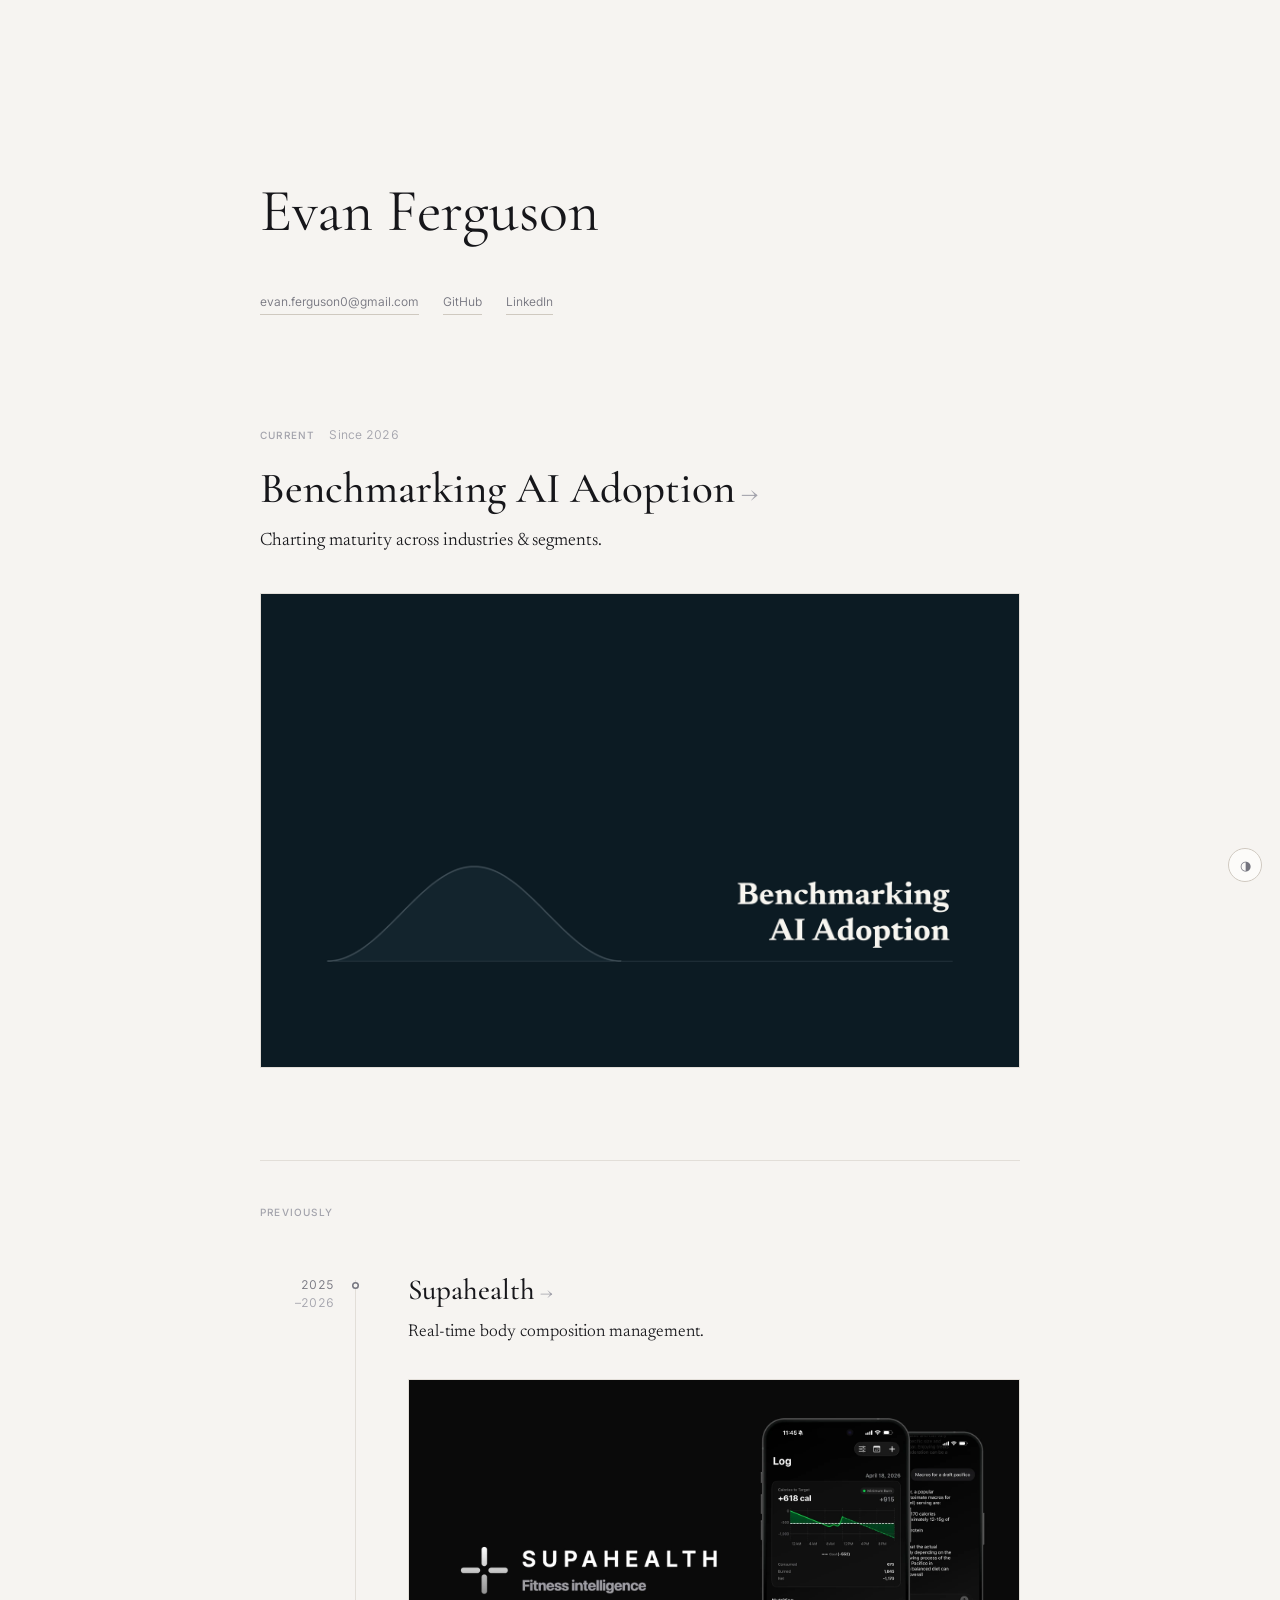
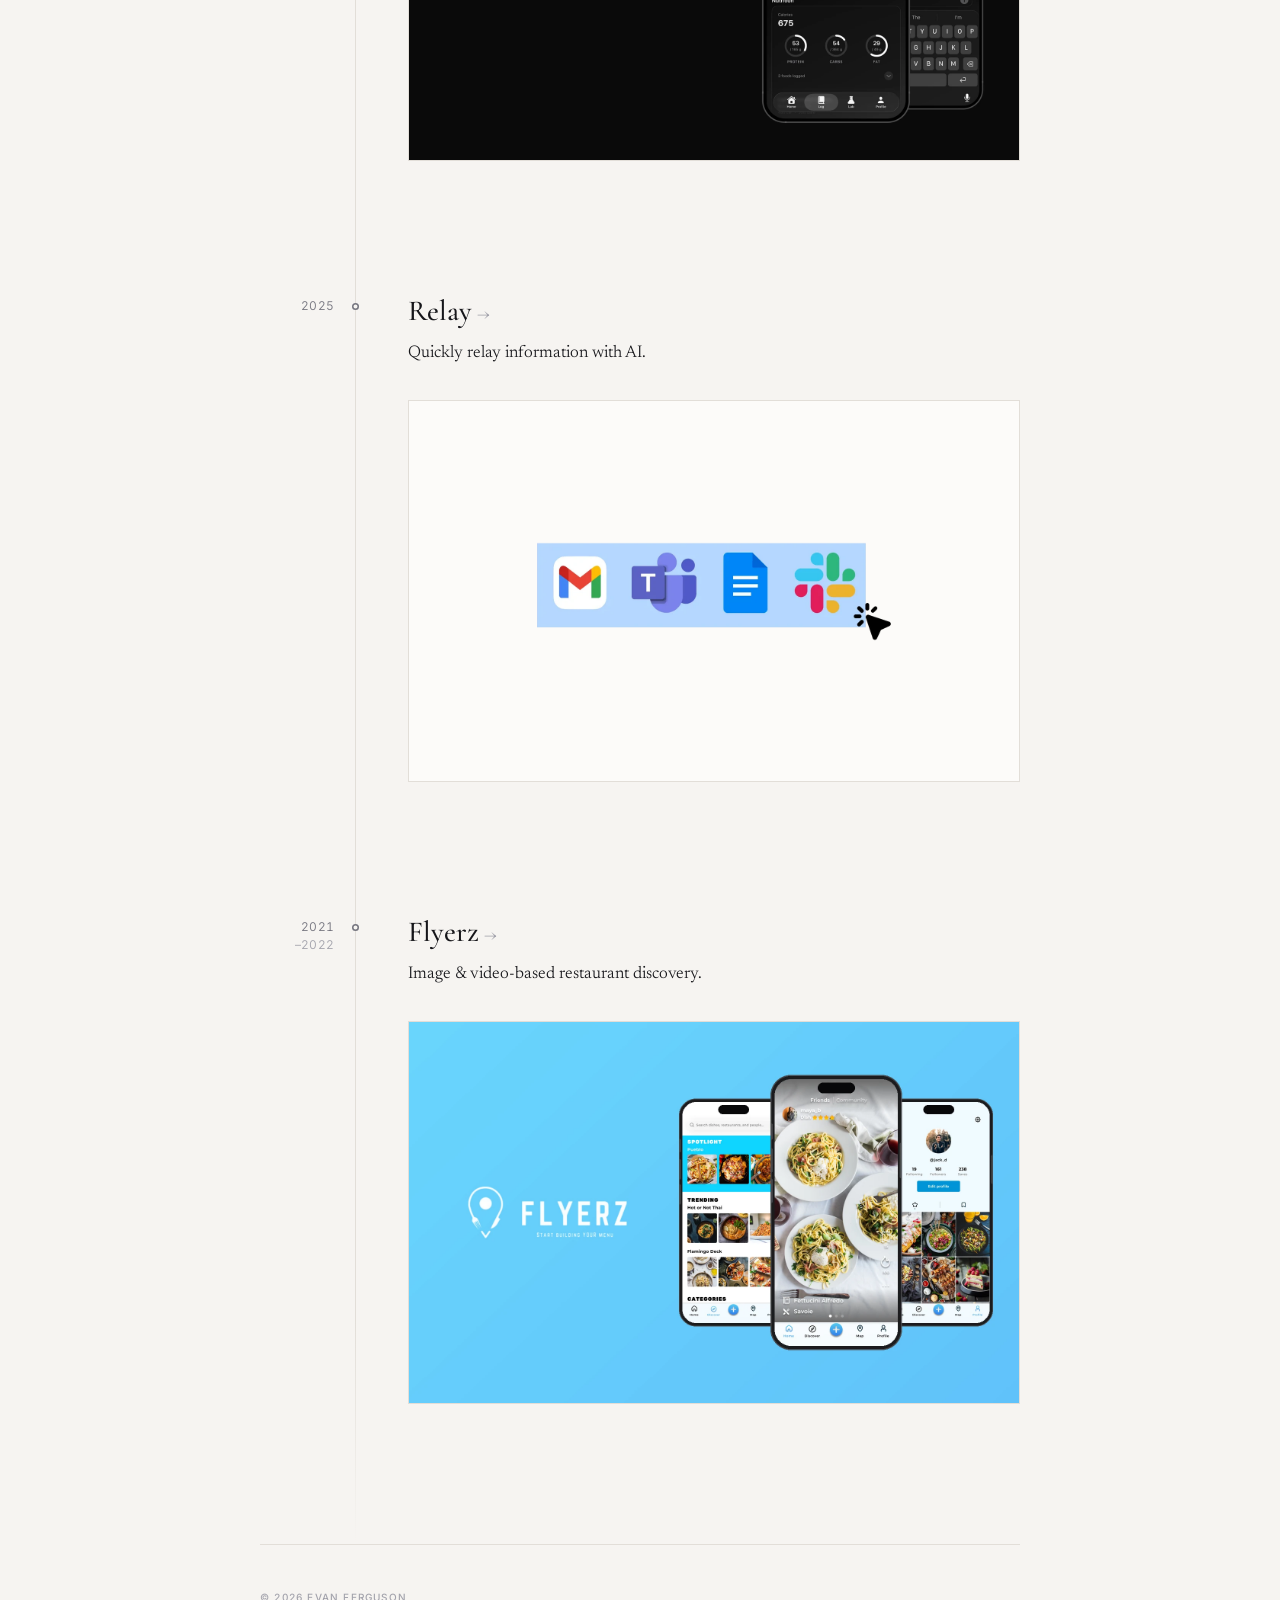
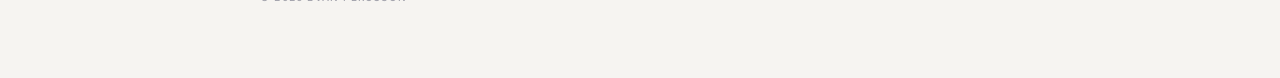
<file: index.html>
<!doctype html>
<html lang="en">
<head>
  <meta charset="utf-8">
  <meta name="viewport" content="width=device-width, initial-scale=1">
  <title>Evan Ferguson</title>
  <meta name="description" content="Projects and ventures.">
  <!-- One icon for every theme: the chip carries its own contrast, so it
       doesn't depend on what the browser paints behind it. Safari plates
       favicons in dark mode, Chrome and Firefox don't. -->
  <link rel="icon" href="favicon.svg" type="image/svg+xml">
  <link rel="icon" href="favicon.png" sizes="32x32" type="image/png">
  <link rel="apple-touch-icon" href="apple-touch-icon.png">
  <link rel="canonical" href="https://evanferguson.com/">

  <!-- Link previews. og:image must be absolute, so it only resolves once
       the domain points here. -->
  <meta property="og:type" content="website">
  <meta property="og:url" content="https://evanferguson.com/">
  <meta property="og:title" content="Evan Ferguson">
  <meta property="og:description" content="Projects and ventures.">
  <meta property="og:image" content="https://evanferguson.com/og-2.png">
  <meta property="og:image:width" content="1200">
  <meta property="og:image:height" content="630">
  <meta property="og:image:alt" content="Evan Ferguson">
  <meta name="twitter:card" content="summary_large_image">
  <meta name="twitter:title" content="Evan Ferguson">
  <meta name="twitter:description" content="Projects and ventures.">
  <meta name="twitter:image" content="https://evanferguson.com/og-2.png">

  <meta name="theme-color" content="#F6F4F1" media="(prefers-color-scheme: light)">
  <meta name="theme-color" content="#16161A" media="(prefers-color-scheme: dark)">
  <link rel="preconnect" href="https://fonts.googleapis.com">
  <link rel="preconnect" href="https://fonts.gstatic.com" crossorigin>
  <!-- Display serif for headings, text serif for prose, sans kept for the
       small uppercase marks only. -->
  <link href="https://fonts.googleapis.com/css2?family=Cormorant+Garamond:ital,wght@0,400;0,500;0,600;1,400&family=Newsreader:ital,opsz,wght@0,6..72,300..700;1,6..72,300..600&family=Inter:wght@300;400;500&display=swap" rel="stylesheet">
  <link rel="stylesheet" href="assets/style.css">
</head>
<body>

  <button class="theme-btn" id="themeBtn" aria-label="Toggle colour theme">◑</button>

  <header class="masthead">
    <div class="shell">
      <h1 id="mastName"></h1>
      <p class="intro" id="intro" hidden></p>
      <nav class="contact-row" id="contactRow"></nav>
    </div>
  </header>

  <main>
    <div class="shell">
      <section class="current" id="current" hidden></section>
      <div class="timeline-head" id="timelineHead" hidden>
        <span class="label">Previously</span>
      </div>
      <div class="timeline" id="timeline"></div>
    </div>
  </main>

  <footer>
    <div class="shell">
      <div class="colophon">
        <span class="label" id="colophonName"></span>
      </div>
    </div>
  </footer>

  <script src="assets/projects.js"></script>
  <script src="assets/site.js"></script>
  <script src="assets/theme.js"></script>
</body>
</html>
</file>
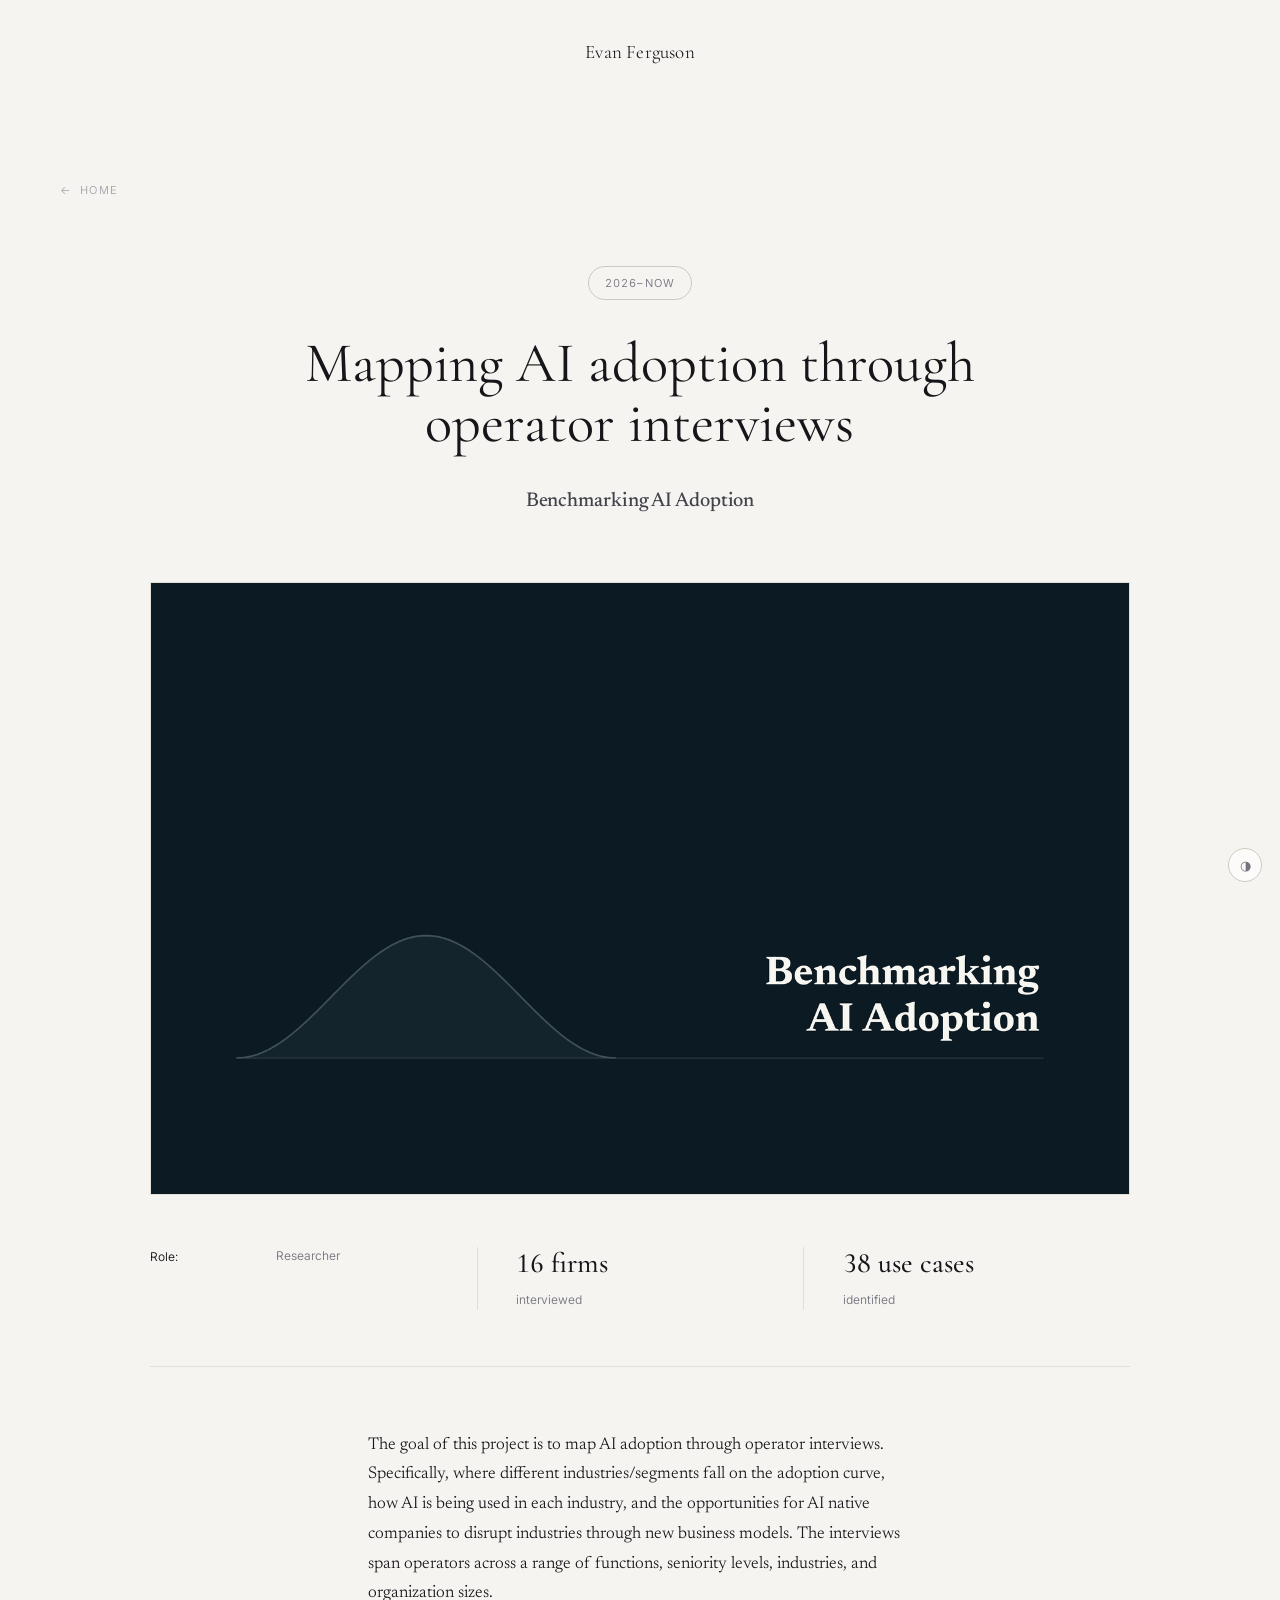
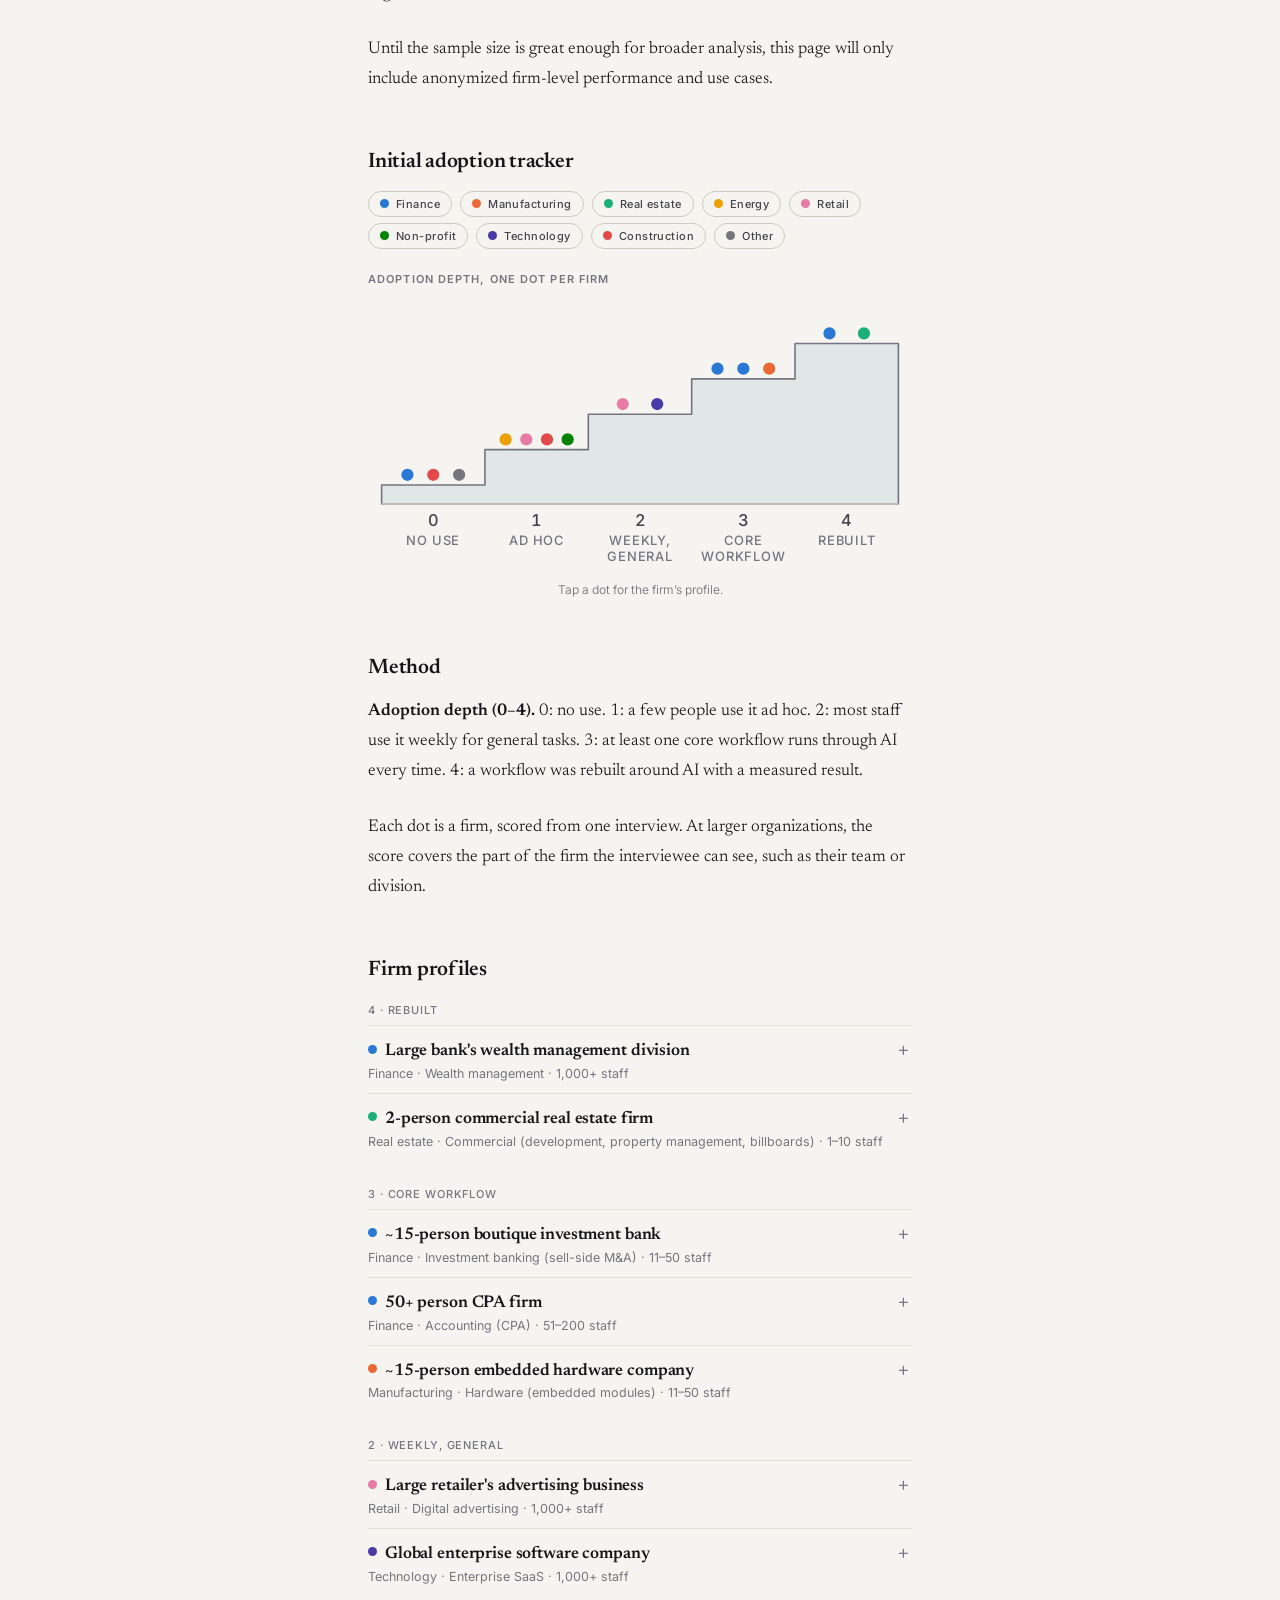
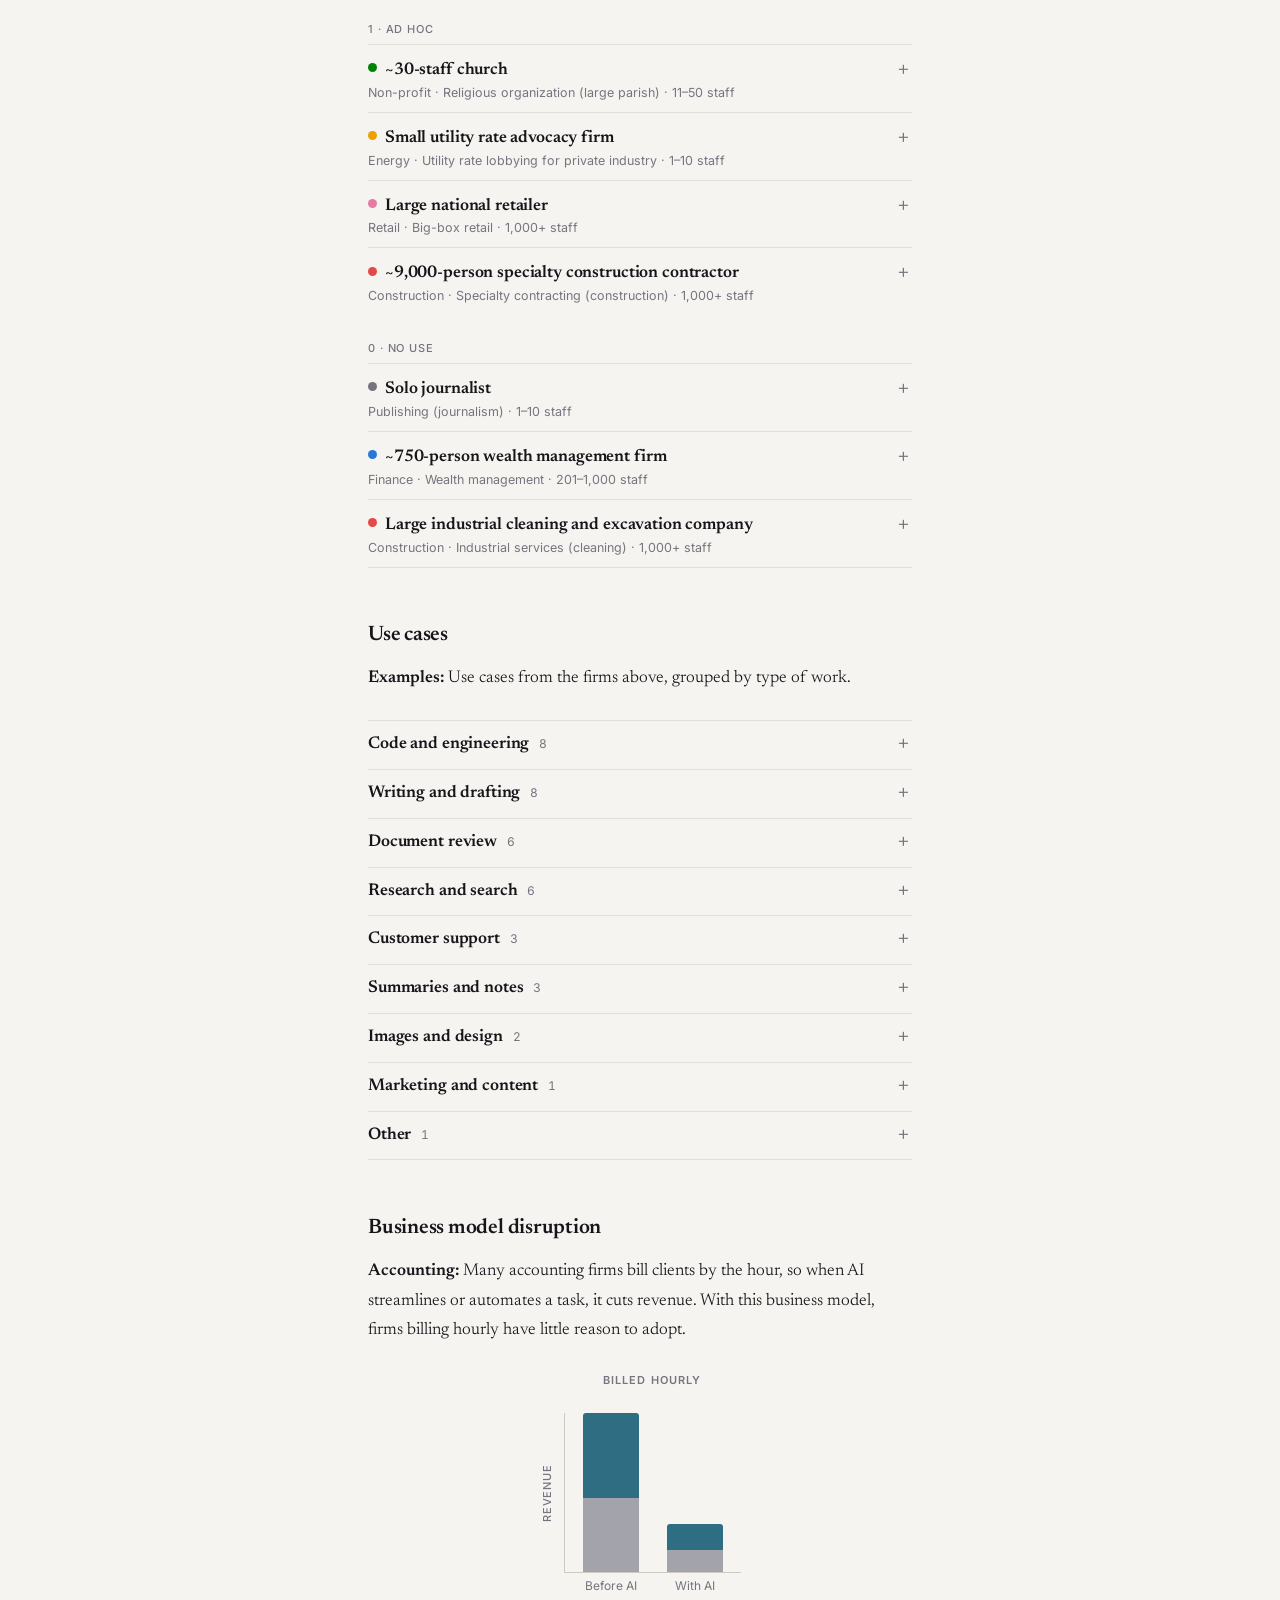
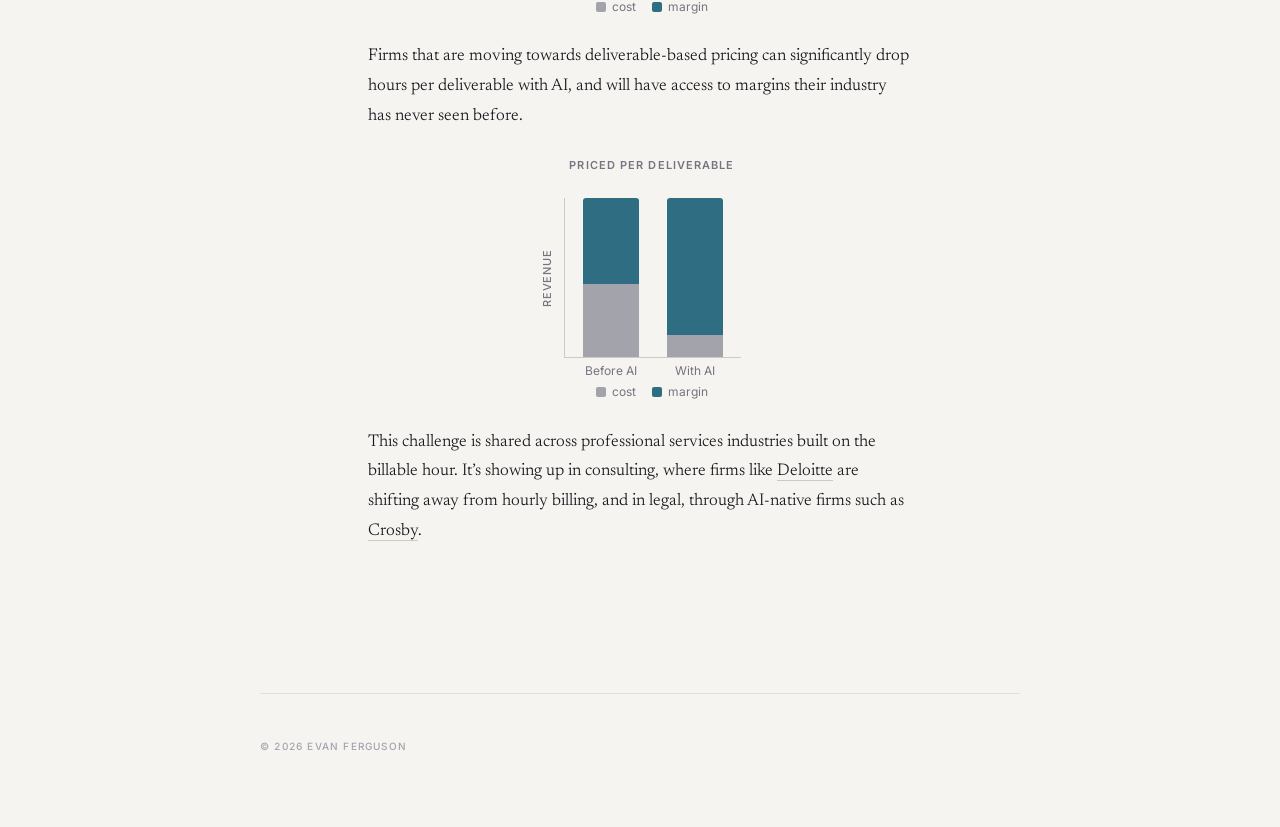
<file: ai-maturity-mapping/index.html>
<!doctype html>
<html lang="en">
<head>
  <meta charset="utf-8">
  <title>Benchmarking AI Adoption — Evan Ferguson</title>
  <!-- Moved to /benchmarking-ai-adoption/; this page keeps old links working. -->
  <link rel="canonical" href="https://evanferguson.com/benchmarking-ai-adoption/">
  <meta name="robots" content="noindex">
  <meta http-equiv="refresh" content="0; url=/benchmarking-ai-adoption/">
  <script>location.replace("/benchmarking-ai-adoption/" + location.hash);</script>
</head>
<body>
  <p>This page has moved to <a href="/benchmarking-ai-adoption/">/benchmarking-ai-adoption/</a>.</p>
</body>
</html>
</file>
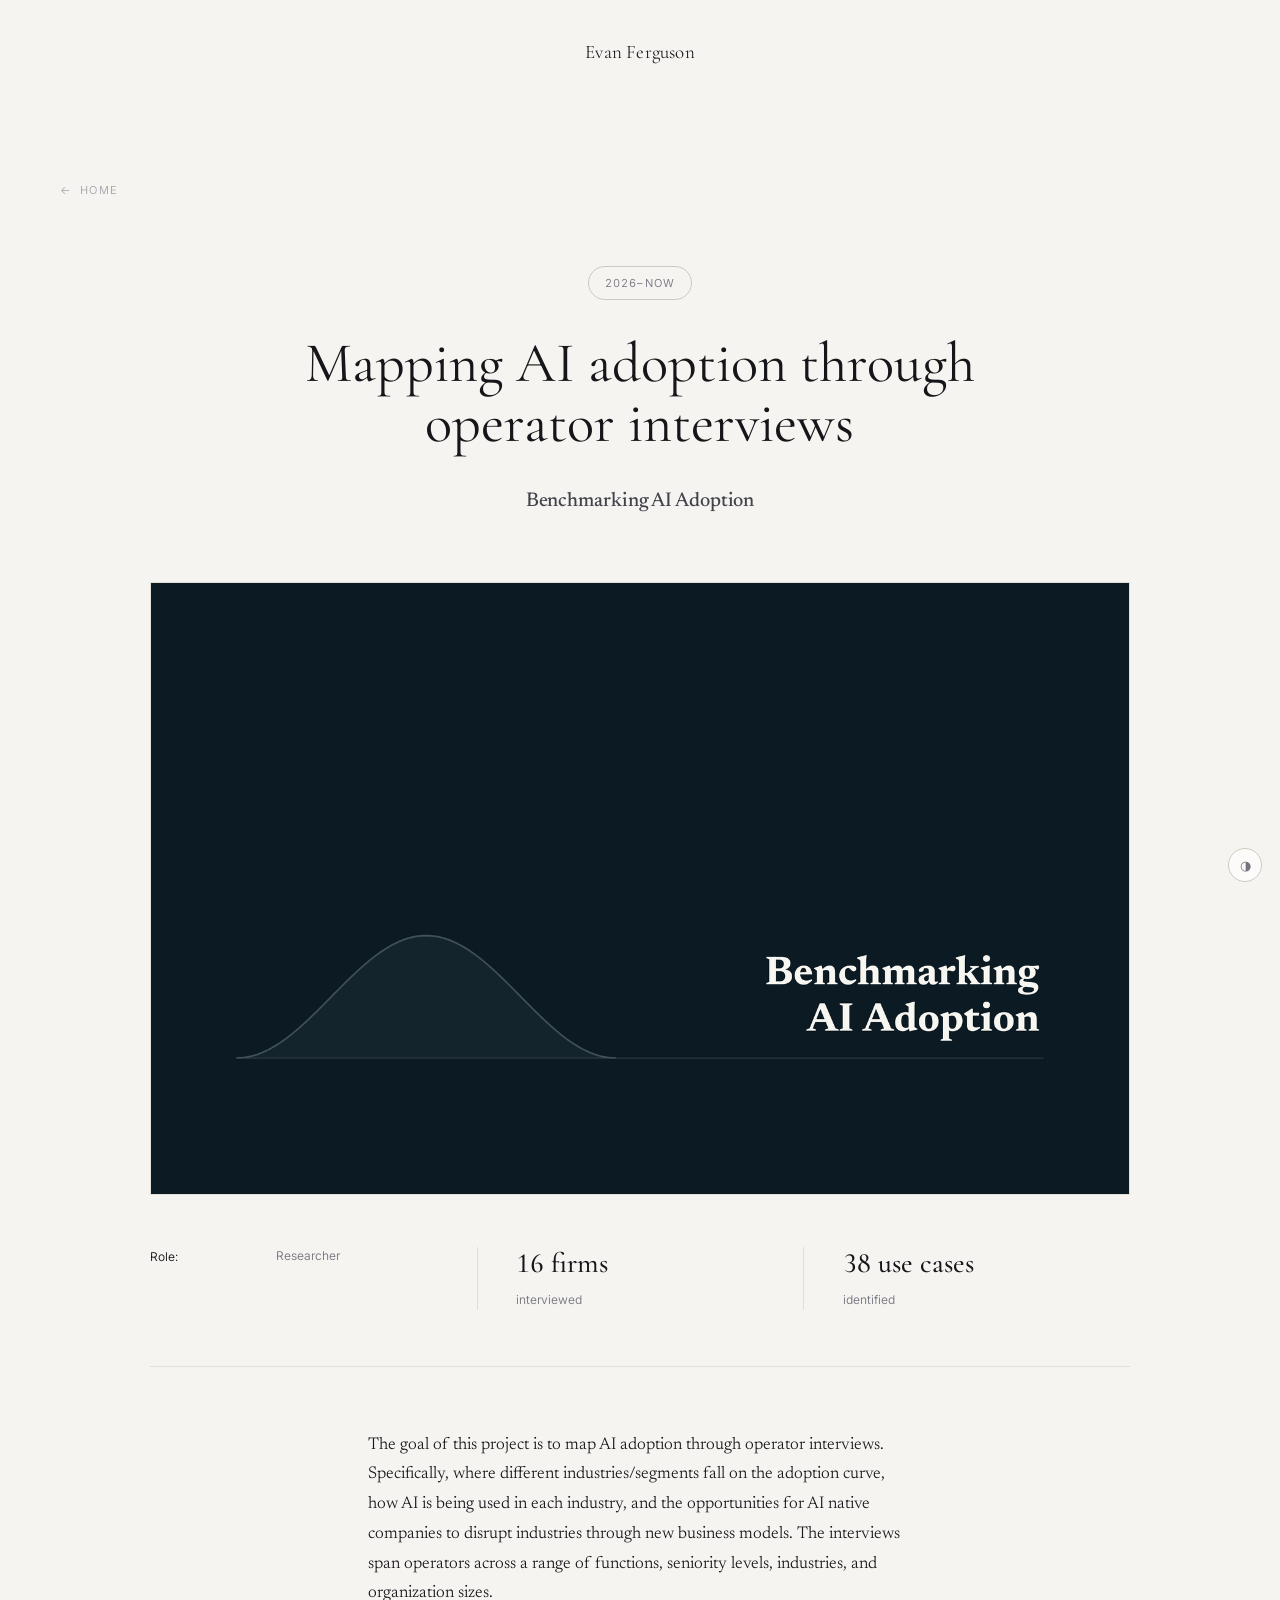
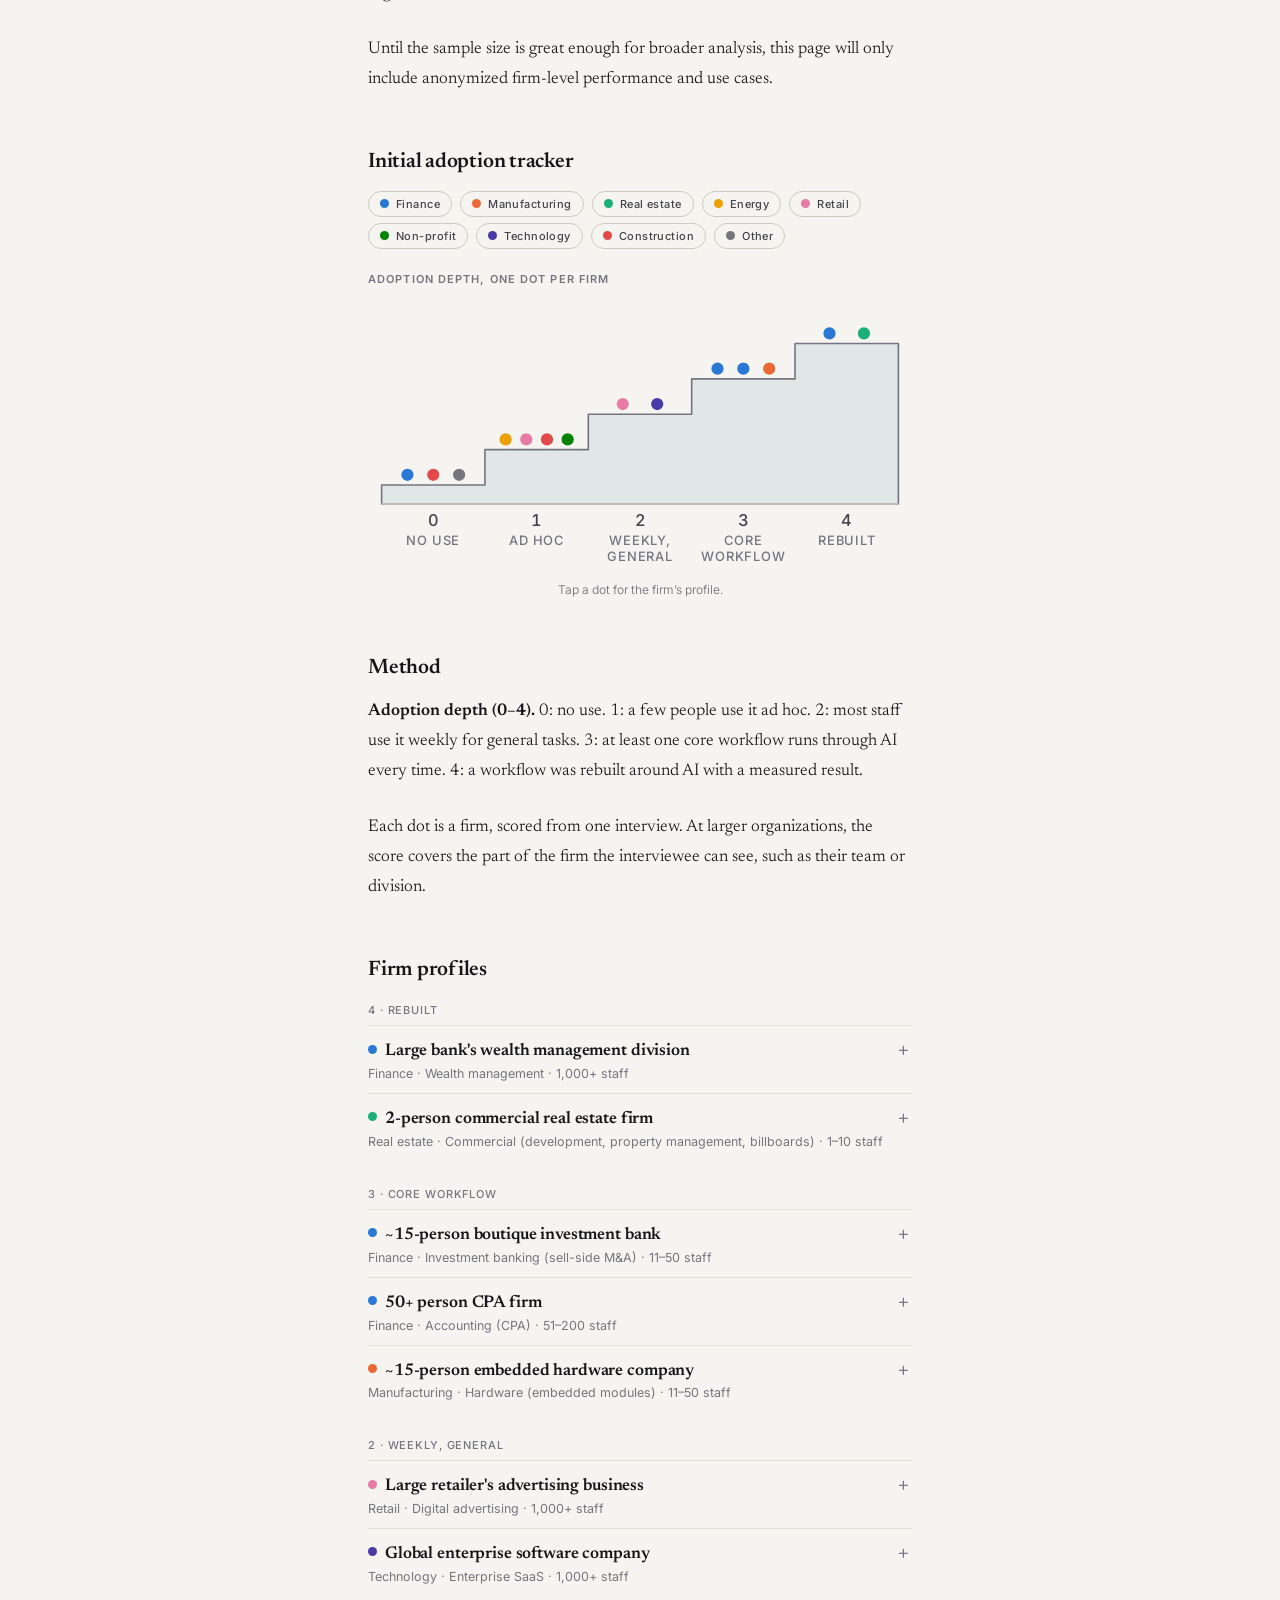
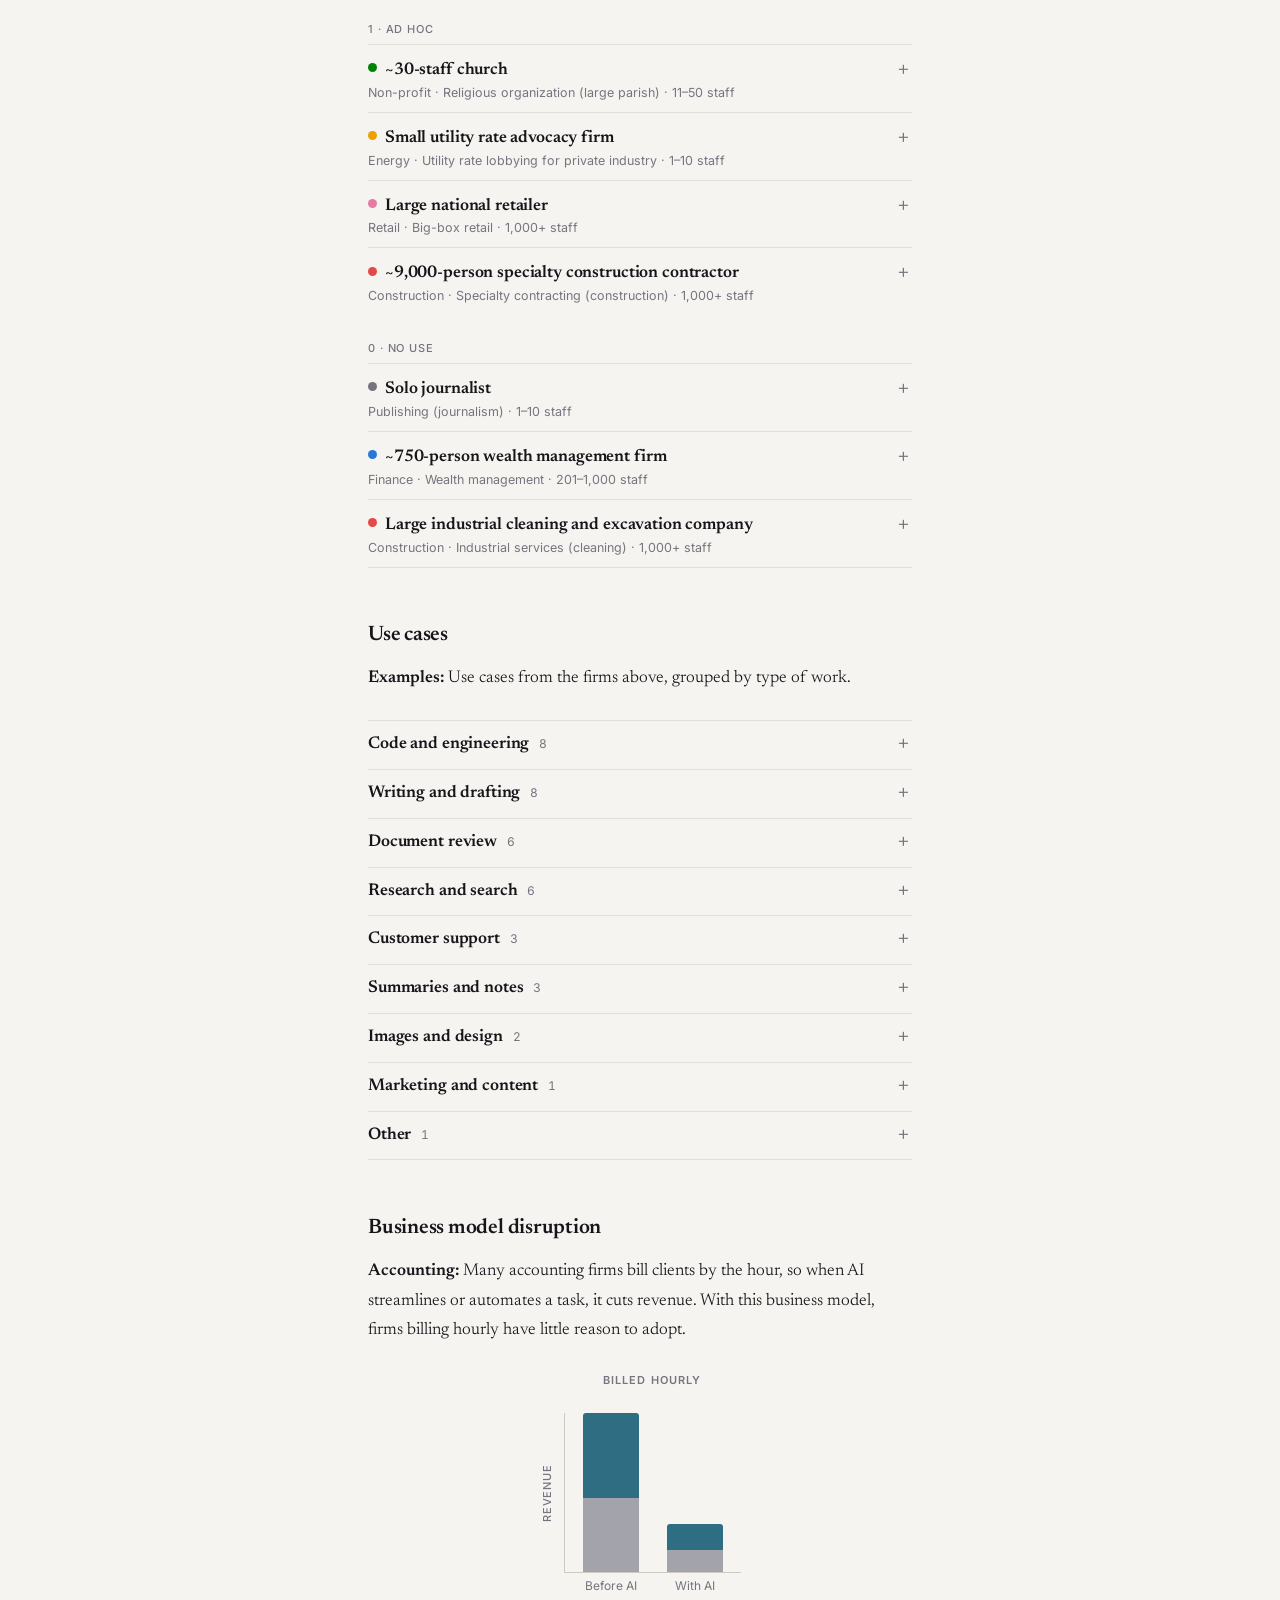
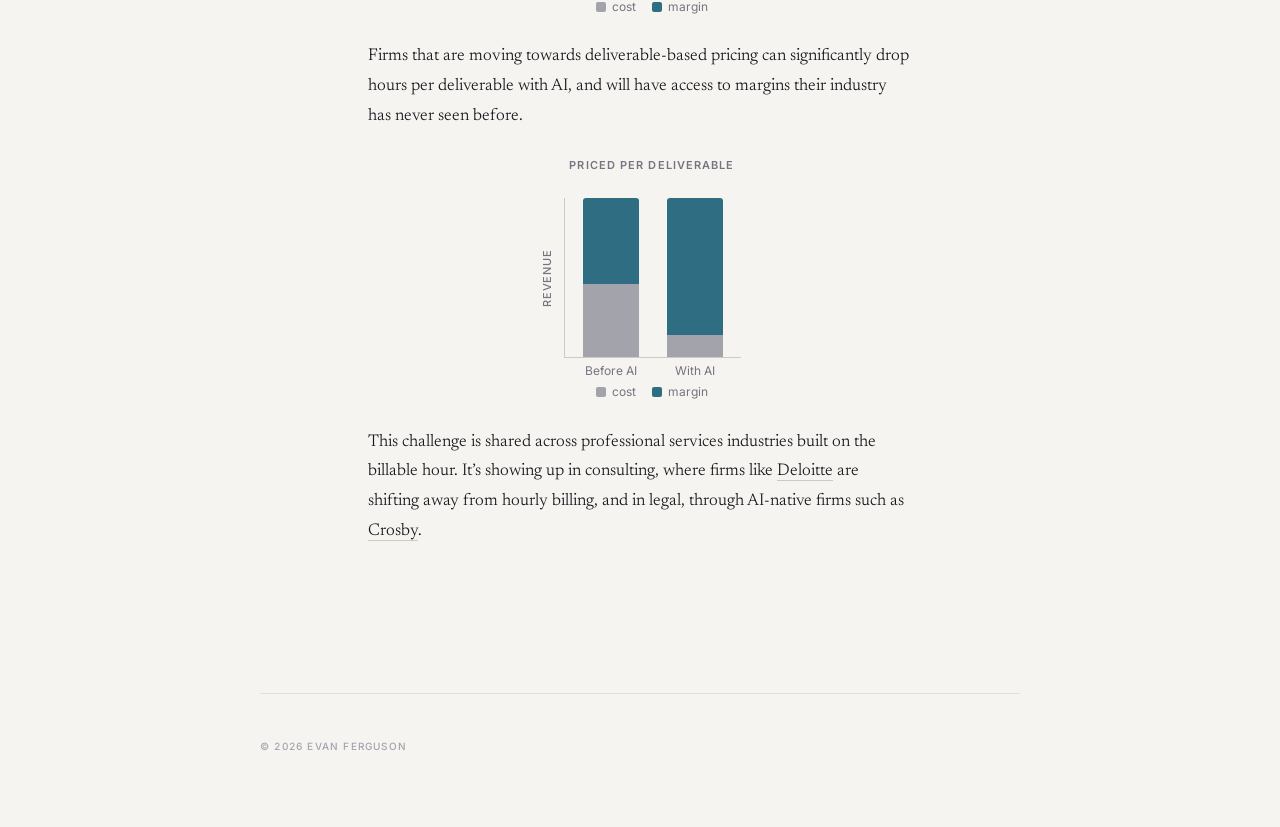
<file: benchmarking-ai-adoption/index.html>
<!doctype html>
<html lang="en">
<head>
  <meta charset="utf-8">
  <meta name="viewport" content="width=device-width, initial-scale=1">
  <title>Benchmarking AI Adoption — Evan Ferguson</title>
  <meta name="description" content="Charting maturity across industries &amp; segments.">
  <link rel="icon" href="/favicon.svg" type="image/svg+xml">
  <link rel="icon" href="/favicon.png" sizes="32x32" type="image/png">
  <link rel="apple-touch-icon" href="/apple-touch-icon.png">
  <link rel="canonical" href="https://evanferguson.com/benchmarking-ai-adoption/">

  <meta property="og:type" content="article">
  <meta property="og:url" content="https://evanferguson.com/benchmarking-ai-adoption/">
  <meta property="og:title" content="Benchmarking AI Adoption">
  <meta property="og:description" content="Charting maturity across industries &amp; segments.">
  <meta property="og:image" content="https://evanferguson.com/assets/previews/faai.webp">
  <meta name="twitter:card" content="summary_large_image">
  <meta name="twitter:title" content="Benchmarking AI Adoption">
  <meta name="twitter:description" content="Charting maturity across industries &amp; segments.">
  <meta name="twitter:image" content="https://evanferguson.com/assets/previews/faai.webp">

  <meta name="theme-color" content="#F6F4F1" media="(prefers-color-scheme: light)">
  <meta name="theme-color" content="#16161A" media="(prefers-color-scheme: dark)">
  <link rel="preconnect" href="https://fonts.googleapis.com">
  <link rel="preconnect" href="https://fonts.gstatic.com" crossorigin>
  <link href="https://fonts.googleapis.com/css2?family=Cormorant+Garamond:ital,wght@0,400;0,500;0,600;1,400&family=Newsreader:ital,opsz,wght@0,6..72,300..700;1,6..72,300..600&family=Inter:wght@300;400;500&display=swap" rel="stylesheet">
  <link rel="stylesheet" href="/assets/style.css">
</head>
<body>

  <button class="theme-btn" id="themeBtn" aria-label="Toggle colour theme">◑</button>

  <header class="site-head">
    <a href="/">Evan Ferguson</a>
  </header>

  <main>
    <article class="article">
  <div class="shell-claude">
    <a class="backlink" href="/">Home</a>
    <div class="hdr-a">
      <span class="pill">2026–now</span>
      <h1 class="result-head">Mapping AI adoption through operator interviews</h1>
      <p class="project-name">Benchmarking AI Adoption</p>
    </div>
    <div class="preview"><img src="/assets/previews/faai.webp" alt="Benchmarking AI Adoption" decoding="async"></div>
    <div class="kpis">
      <dl class="kpi-meta">
        <div class="row"><dt>Role:</dt><dd>Researcher</dd></div>
      </dl>
      <div class="kpi">
        <h3>16 firms</h3>
        <p>interviewed</p>
      </div>
      <div class="kpi">
        <h3>38 use cases</h3>
        <p>identified</p>
      </div>
    </div>
    <div class="article-body">
<p>The goal of this project is to map AI adoption through operator interviews. Specifically, where different industries/segments fall on the adoption curve, how AI is being used in each industry, and the opportunities for AI native companies to disrupt industries through new business models. The interviews span operators across a range of functions, seniority levels, industries, and organization sizes.</p>

<p>Until the sample size is great enough for broader analysis, this page will only include anonymized firm-level performance and use cases.</p>

<h2 id="tracker">Initial adoption tracker</h2>
<div class="mm-legend">
  <span data-industry="finance">Finance</span>
  <span data-industry="manufacturing">Manufacturing</span>
  <span data-industry="real-estate">Real estate</span>
  <span data-industry="energy">Energy</span>
  <span data-industry="retail">Retail</span>
  <span data-industry="nonprofit">Non-profit</span>
  <span data-industry="technology">Technology</span>
  <span data-industry="construction">Construction</span>
  <span data-industry="other">Other</span>
</div>

<figure class="adoption-ladder">
  <p class="lv-title">Adoption depth, one dot per firm</p>
  <div class="al-plot"><svg class="al-chart" viewBox="0 0 400 200" role="img" aria-label="Firms placed on five steps of adoption depth, from no use to a rebuilt workflow"></svg></div>
  <figcaption>Tap a dot for the firm’s profile.</figcaption>
</figure>

<!-- Hidden until size has a finding to show; remove "hidden" to bring it back. -->
<figure class="maturity" data-x="size" data-y="adopt" data-corners="||||" hidden>
  <p class="lv-title">Adoption depth by firm size</p>
  <div class="mm-plot"><svg class="mm-chart" viewBox="0 0 400 400" role="img" aria-label="Firms by size (across) and AI adoption depth (up)"></svg></div>
  <figcaption>14 firms, scored by me from interviews. Tap a dot for the firm.</figcaption>
</figure>

<h2 id="method">Method</h2>
<p><strong>Adoption depth (0–4).</strong> 0: no use. 1: a few people use it ad hoc.
  2: most staff use it weekly for general tasks. 3: at least one core workflow runs
  through AI every time. 4: a workflow was rebuilt around AI with a measured result.</p>
<p>Each dot is a firm, scored from one interview. At larger organizations, the score
  covers the part of the firm the interviewee can see, such as their team or division.</p>

<h2 id="profiles">Firm profiles</h2>
<div class="firm-profiles">
  <p class="firm-step">4 · Rebuilt</p>
  <details class="firm" id="f11" data-industry="finance" data-adopt="4" data-role="Technology leader" data-size="4" data-expose="3" data-invest="2">
    <summary><h3>Large bank's wealth management division</h3><p class="firm-meta">Finance · Wealth management · 1,000+ staff</p></summary>
    <dl class="firm-scores">
      <dt data-key="adopt">Adoption <span>4</span></dt><dd data-key="adopt">Due diligence on new clients went from days of manual work to under an hour. View covers the division's AI program.</dd>
      <dt>Driven by <span>IT</span></dt><dd></dd>
    </dl>
    <div class="firm-summary"><p>Large wealth manager with a dedicated AI team. Rebuilt a due diligence workflow around AI with a measured result, and tracks AI costs by use case.</p></div>
    <div class="firm-uses">
      <p class="firm-uses-title">Use cases (5)</p>
      <ul>
        <li>Due diligence on new clients: translating and structuring scanned documents<span class="uc-meta">Document review · In use</span></li>
        <li>Meeting notes<span class="uc-meta">Summaries and notes · In use</span></li>
        <li>Document search<span class="uc-meta">Research and search · In use</span></li>
        <li>Developers use AI to write code instead of coding by hand<span class="uc-meta">Code and engineering · In use</span></li>
        <li>Business analysts drafting user stories with AI<span class="uc-meta">Writing and drafting · In use</span></li>
      </ul>
    </div>
  </details>
  <details class="firm" id="f03" data-industry="real-estate" data-adopt="4" data-role="Owner" data-size="0" data-expose="2" data-invest="2">
    <summary><h3>2-person commercial real estate firm</h3><p class="firm-meta">Real estate · Commercial (development, property management, billboards) · 1–10 staff</p></summary>
    <dl class="firm-scores">
      <dt data-key="adopt">Adoption <span>4</span></dt><dd data-key="adopt">Runs every incoming contract through ChatGPT for problem clauses before the attorney sees it. Review vs. negotiation time flipped from about 75/25 to 25/75 (self-reported).</dd>
      <dt>Driven by <span>Owner</span></dt><dd></dd>
    </dl>
    <div class="firm-summary"><p>Owner of a 2-person commercial real estate firm uses ChatGPT on every incoming contract, which moved his time from review to negotiation. His longtime property manager refuses to use it.</p></div>
    <div class="firm-uses">
      <p class="firm-uses-title">Use cases (5)</p>
      <ul>
        <li>Reviewing incoming contracts and leases for problem clauses before attorney review<span class="uc-meta">Document review · In use</span></li>
        <li>Suggesting replacement contract language to take to the attorney<span class="uc-meta">Writing and drafting · In use</span></li>
        <li>Checking what changed between contract versions to catch clauses slipped in<span class="uc-meta">Document review · In use</span></li>
        <li>Website code<span class="uc-meta">Code and engineering · Tried</span></li>
        <li>Image generation<span class="uc-meta">Images and design · Tried</span></li>
      </ul>
    </div>
  </details>
  <p class="firm-step">3 · Core workflow</p>
  <details class="firm" id="f02" data-industry="finance" data-adopt="3" data-role="Banker" data-size="1" data-expose="3" data-invest="2">
    <summary><h3>~15-person boutique investment bank</h3><p class="firm-meta">Finance · Investment banking (sell-side M&amp;A) · 11–50 staff</p></summary>
    <dl class="firm-scores">
      <dt data-key="adopt">Adoption <span>3</span></dt><dd data-key="adopt">BD uses Claude for bespoke outreach (his own agent pulls recent comps from a company URL) and buyer-list slides, and most staff use AI weekly. The analysts' Excel modeling isn't on AI yet.</dd>
      <dt>Driven by <span>Leadership</span></dt><dd></dd>
    </dl>
    <div class="firm-summary"><p>Boutique sell-side bank run by young ex-PE partners. BD uses Claude daily for outreach and slides; the modeling team doesn't yet.</p></div>
    <div class="firm-uses">
      <p class="firm-uses-title">Use cases (4)</p>
      <ul>
        <li>Pulling recent comparable deals from a company's URL (custom Claude agent)<span class="uc-meta">Research and search · In use</span></li>
        <li>Drafting bespoke outreach emails that cite recent comps<span class="uc-meta">Writing and drafting · In use</span></li>
        <li>Buyer-list slides for pitches<span class="uc-meta">Writing and drafting · In use</span></li>
        <li>Researching likely buyers and their past acquisitions for pitches<span class="uc-meta">Research and search · In use</span></li>
      </ul>
    </div>
  </details>
  <details class="firm" id="f01" data-industry="finance" data-adopt="3" data-role="Partner" data-size="2" data-expose="4" data-invest="2">
    <summary><h3>50+ person CPA firm</h3><p class="firm-meta">Finance · Accounting (CPA) · 51–200 staff</p></summary>
    <dl class="firm-scores">
      <dt data-key="adopt">Adoption <span>3</span></dt><dd data-key="adopt">Truss reads every completed tax return and drafts the client instruction email, so that workflow runs through AI every time. Beyond that, Copilot for general questions only, and most staff don't use AI weekly.</dd>
      <dt>Driven by <span>Leadership</span></dt><dd></dd>
    </dl>
    <div class="firm-summary"><p>50+ person CPA firm that pays for an AI tool (Truss) on every tax return, but general AI use is limited to Copilot with no client data, and most staff don't use AI weekly.</p></div>
    <div class="firm-uses">
      <p class="firm-uses-title">Use cases (5)</p>
      <ul>
        <li>Reading each completed tax return and drafting the client instruction email, including state filings and quarterly estimates (Truss)<span class="uc-meta">Writing and drafting · In use</span></li>
        <li>General questions in Copilot, with no client data<span class="uc-meta">Research and search · In use</span></li>
        <li>Research tool for general tax and accounting topics, with no client data<span class="uc-meta">Research and search · In use</span></li>
        <li>Financial statement footing review (pilot)<span class="uc-meta">Document review · Tried</span></li>
        <li>Combining client documents that arrive in pieces (like a 1099 sent one page at a time) into a single file<span class="uc-meta">Document review · Idea</span></li>
      </ul>
    </div>
  </details>
  <details class="firm" id="f05" data-industry="manufacturing" data-adopt="3" data-role="Owner" data-size="1" data-expose="2" data-invest="2">
    <summary><h3>~15-person embedded hardware company</h3><p class="firm-meta">Manufacturing · Hardware (embedded modules) · 11–50 staff</p></summary>
    <dl class="firm-scores">
      <dt data-key="adopt">Adoption <span>3</span></dt><dd data-key="adopt">Very high use across product and engineering since 2023 (MCP links to dev tools, code and hardware reviews, docs), plus a Claude-enabled support bot and AI-optimized marketing.</dd>
      <dt>Driven by <span>Owner</span></dt><dd></dd>
    </dl>
    <div class="firm-summary"><p>~15-person embedded hardware company that put AI into engineering in 2023 and now ships MCP tools to customers. Support is the weak spot.</p></div>
    <div class="firm-uses">
      <p class="firm-uses-title">Use cases (11)</p>
      <ul>
        <li>Letting customers use Claude with the company's dev tools through MCP<span class="uc-meta">Code and engineering · In use</span></li>
        <li>Checking hardware and software reviews for errors, with strict oversight<span class="uc-meta">Code and engineering · In use</span></li>
        <li>Porting older customer apps to new platforms with Skills and MCP<span class="uc-meta">Code and engineering · In use</span></li>
        <li>Generating documentation and example code<span class="uc-meta">Writing and drafting · In use</span></li>
        <li>Claude connected to the support ticket system to answer customer questions<span class="uc-meta">Customer support · In use</span></li>
        <li>Optimizing marketing for AI search (GEO)<span class="uc-meta">Marketing and content · In use</span></li>
        <li>Downloading the right software during product install through an MCP integration<span class="uc-meta">Code and engineering · In use</span></li>
        <li>Closed-loop hardware testing: Claude writes code, builds it, flashes the module, and checks results over network and serial ports<span class="uc-meta">Code and engineering · In use</span></li>
        <li>Some staff organize their time and tasks with Cowork<span class="uc-meta">In use</span></li>
        <li>Online help chat for customers<span class="uc-meta">Customer support · Tried</span></li>
        <li>Building a report from a travel email folder<span class="uc-meta">Summaries and notes · Tried</span></li>
      </ul>
    </div>
  </details>
  <p class="firm-step">2 · Weekly, general</p>
  <details class="firm" id="f09" data-industry="retail" data-adopt="2" data-role="Digital ads professional" data-size="4" data-expose="3" data-invest="1">
    <summary><h3>Large retailer's advertising business</h3><p class="firm-meta">Retail · Digital advertising · 1,000+ staff</p></summary>
    <dl class="firm-scores">
      <dt data-key="adopt">Adoption <span>2</span></dt><dd data-key="adopt">Most staff use AI weekly, though older colleagues don't. View covers his part of the ads business.</dd>
      <dt>Driven by <span>Individual staff</span></dt><dd></dd>
    </dl>
    <div class="firm-summary"><p>Digital ads professional at a large retailer's ad business. He uses AI; older colleagues don't.</p></div>
  </details>
  <details class="firm" id="f14" data-industry="technology" data-adopt="2" data-role="Former AI executive" data-size="4" data-expose="3">
    <summary><h3>Global enterprise software company</h3><p class="firm-meta">Technology · Enterprise SaaS · 1,000+ staff</p></summary>
    <dl class="firm-scores">
      <dt data-key="adopt">Adoption <span>2</span></dt><dd data-key="adopt">Unsure: leadership is forcing AI adoption, possibly too fast, and value isn't being realized. No detail on how many use it.</dd>
      <dt>Driven by <span>Leadership</span></dt><dd></dd>
    </dl>
    <div class="firm-summary"><p>Enterprise software company forcing AI adoption from the top, possibly too fast. Value isn't showing up yet.</p></div>
  </details>
  <p class="firm-step">1 · Ad hoc</p>
  <details class="firm" id="f12" data-industry="nonprofit" data-adopt="1.5" data-role="Communications director" data-size="1" data-expose="2" data-invest="0">
    <summary><h3>~30-staff church</h3><p class="firm-meta">Non-profit · Religious organization (large parish) · 11–50 staff</p></summary>
    <dl class="firm-scores">
      <dt data-key="adopt">Adoption <span>1.5</span></dt><dd data-key="adopt">About half of the 25-30 staff use AI on their own (her estimate); her team uses it mostly for images and graphics. No shared workflow.</dd>
      <dt>Driven by <span>Individual staff</span></dt><dd></dd>
    </dl>
    <div class="firm-summary"><p>Large church where about half the staff use AI on personal accounts with no policy. The comms team mostly uses it for graphics.</p></div>
    <div class="firm-uses">
      <p class="firm-uses-title">Use cases (2)</p>
      <ul>
        <li>Images and graphics for church communications<span class="uc-meta">Images and design · In use</span></li>
        <li>Editing written copy<span class="uc-meta">Writing and drafting · In use</span></li>
      </ul>
    </div>
  </details>
  <details class="firm" id="f07" data-industry="energy" data-adopt="1" data-role="Lobbyist" data-size="0" data-expose="3">
    <summary><h3>Small utility rate advocacy firm</h3><p class="firm-meta">Energy · Utility rate lobbying for private industry · 1–10 staff</p></summary>
    <dl class="firm-scores">
      <dt data-key="adopt">Adoption <span>1</span></dt><dd data-key="adopt">Unsure: she uses Claude to search documents and reviews everything herself; no detail on the rest of the firm.</dd>
      <dt>Driven by <span>Individual staff</span></dt><dd></dd>
    </dl>
    <div class="firm-summary"><p>Utility rate lobbyist who uses Claude to search documents and checks every result herself.</p></div>
    <div class="firm-uses">
      <p class="firm-uses-title">Use cases (1)</p>
      <ul>
        <li>Searching documents<span class="uc-meta">Research and search · In use</span></li>
      </ul>
    </div>
  </details>
  <details class="firm" id="f04" data-industry="retail" data-adopt="1" data-role="Manager" data-size="4" data-invest="1">
    <summary><h3>Large national retailer</h3><p class="firm-meta">Retail · Big-box retail · 1,000+ staff</p></summary>
    <dl class="firm-scores">
      <dt data-key="adopt">Adoption <span>1</span></dt><dd data-key="adopt">Staff have a company version of ChatGPT but don't really know how to use it, and most don't use it weekly. Before the rollout, staff used personal accounts.</dd>
      <dt>Driven by <span>Leadership</span></dt><dd></dd>
    </dl>
    <div class="firm-summary"><p>Large retailer bought a company version of ChatGPT to keep up and handed it out without training. Use is shallow.</p></div>
    <div class="firm-uses">
      <p class="firm-uses-title">Use cases (4)</p>
      <ul>
        <li>Analyzing thousands of submissions and emails a month for themes<span class="uc-meta">Summaries and notes · In use</span></li>
        <li>Email drafting<span class="uc-meta">Writing and drafting · In use</span></li>
        <li>Internal employee support chatbot<span class="uc-meta">Customer support · In use</span></li>
        <li>Feature ranking<span class="uc-meta">Code and engineering · In use</span></li>
      </ul>
    </div>
  </details>
  <details class="firm" id="f15" data-industry="construction" data-adopt="1" data-role="Project engineer" data-size="4" data-expose="1" data-invest="1">
    <summary><h3>~9,000-person specialty construction contractor</h3><p class="firm-meta">Construction · Specialty contracting (construction) · 1,000+ staff</p></summary>
    <dl class="firm-scores">
      <dt data-key="adopt">Adoption <span>1</span></dt><dd data-key="adopt">Unsure: the firm pays for an AI tool and the interviewee uses it weekly, but there's no training and no connectors to company systems, and no detail on how many others use it.</dd>
      <dt>Driven by <span>—</span></dt><dd></dd>
    </dl>
    <div class="firm-summary"><p>Project engineer at a ~9,000-person specialty construction contractor. The firm pays for AI but gave no training or connectors, and the most manual job he named, pulling materials lists from project documents, isn't on AI.</p></div>
    <div class="firm-uses">
      <p class="firm-uses-title">Use cases (1)</p>
      <ul>
        <li>Quantity takeoff: reading drawings and specs to build the materials list for estimates and orders<span class="uc-meta">Document review · Idea</span></li>
      </ul>
    </div>
  </details>
  <p class="firm-step">0 · No use</p>
  <details class="firm" id="f10" data-industry="other" data-adopt="0.5" data-size="0" data-expose="4" data-invest="0">
    <summary><h3>Solo journalist</h3><p class="firm-meta">Publishing (journalism) · 1–10 staff</p></summary>
    <dl class="firm-scores">
      <dt data-key="adopt">Adoption <span>0.5</span></dt><dd data-key="adopt">Unsure: notes say 'early stage' with general opposition to AI; no specific use described.</dd>
      <dt>Driven by <span>No one yet</span></dt><dd></dd>
    </dl>
    <div class="firm-summary"><p>Solo journalist, early stage at best. Real concerns about citation, and the general mood is opposition.</p></div>
  </details>
  <details class="firm" id="f16" data-industry="finance" data-adopt="0" data-role="Financial advisor" data-size="3" data-expose="3" data-invest="0">
    <summary><h3>~750-person wealth management firm</h3><p class="firm-meta">Finance · Wealth management · 201–1,000 staff</p></summary>
    <dl class="firm-scores">
      <dt data-key="adopt">Adoption <span>0</span></dt><dd data-key="adopt">Says the firm doesn't use AI at all. The advisor doesn't use it himself but thinks they should be using it.</dd>
      <dt>Driven by <span>No one yet</span></dt><dd></dd>
    </dl>
    <div class="firm-summary"><p>~750-person wealth management firm that doesn't use AI at all. The advisor we talked to doesn't use it either but thinks they should.</p></div>
  </details>
  <details class="firm" id="f08" data-industry="construction" data-adopt="0" data-role="Salesperson" data-size="4" data-expose="1" data-invest="0">
    <summary><h3>Large industrial cleaning and excavation company</h3><p class="firm-meta">Construction · Industrial services (cleaning) · 1,000+ staff</p></summary>
    <dl class="firm-scores">
      <dt data-key="adopt">Adoption <span>0</span></dt><dd data-key="adopt">Knew nothing about AI and doesn't use it.</dd>
      <dt>Driven by <span>No one yet</span></dt><dd></dd>
    </dl>
    <div class="firm-summary"><p>Salesperson at an industrial cleaning company who knew nothing about AI and doesn't use it.</p></div>
  </details>
</div>

<h2 id="use-cases">Use cases</h2>
<p class="uc-intro"><strong>Examples:</strong> Use cases from the firms above, grouped by type of work.</p>
<div class="use-cases">
  <details class="uc-group">
    <summary><h3>Code and engineering</h3><span class="uc-count">8</span></summary>
    <ul>
      <li>Developers use AI to write code instead of coding by hand<span class="uc-meta"><a href="#f11">Large bank's wealth management division</a></span></li>
      <li>Feature ranking<span class="uc-meta"><a href="#f04">Large national retailer</a></span></li>
      <li>Letting customers use Claude with the company's dev tools through MCP<span class="uc-meta"><a href="#f05">~15-person embedded hardware company</a></span></li>
      <li>Checking hardware and software reviews for errors, with strict oversight<span class="uc-meta"><a href="#f05">~15-person embedded hardware company</a></span></li>
      <li>Porting older customer apps to new platforms with Skills and MCP<span class="uc-meta"><a href="#f05">~15-person embedded hardware company</a></span></li>
      <li>Downloading the right software during product install through an MCP integration<span class="uc-meta"><a href="#f05">~15-person embedded hardware company</a></span></li>
      <li>Closed-loop hardware testing: Claude writes code, builds it, flashes the module, and checks results over network and serial ports<span class="uc-meta"><a href="#f05">~15-person embedded hardware company</a></span></li>
      <li>Website code<span class="uc-meta"><a href="#f03">2-person commercial real estate firm</a> · Tried</span></li>
    </ul>
  </details>
  <details class="uc-group">
    <summary><h3>Writing and drafting</h3><span class="uc-count">8</span></summary>
    <ul>
      <li>Suggesting replacement contract language to take to the attorney<span class="uc-meta"><a href="#f03">2-person commercial real estate firm</a></span></li>
      <li>Reading each completed tax return and drafting the client instruction email, including state filings and quarterly estimates (Truss)<span class="uc-meta"><a href="#f01">50+ person CPA firm</a></span></li>
      <li>Business analysts drafting user stories with AI<span class="uc-meta"><a href="#f11">Large bank's wealth management division</a></span></li>
      <li>Email drafting<span class="uc-meta"><a href="#f04">Large national retailer</a></span></li>
      <li>Drafting bespoke outreach emails that cite recent comps<span class="uc-meta"><a href="#f02">~15-person boutique investment bank</a></span></li>
      <li>Buyer-list slides for pitches<span class="uc-meta"><a href="#f02">~15-person boutique investment bank</a></span></li>
      <li>Generating documentation and example code<span class="uc-meta"><a href="#f05">~15-person embedded hardware company</a></span></li>
      <li>Editing written copy<span class="uc-meta"><a href="#f12">~30-staff church</a></span></li>
    </ul>
  </details>
  <details class="uc-group">
    <summary><h3>Document review</h3><span class="uc-count">6</span></summary>
    <ul>
      <li>Reviewing incoming contracts and leases for problem clauses before attorney review<span class="uc-meta"><a href="#f03">2-person commercial real estate firm</a></span></li>
      <li>Checking what changed between contract versions to catch clauses slipped in<span class="uc-meta"><a href="#f03">2-person commercial real estate firm</a></span></li>
      <li>Due diligence on new clients: translating and structuring scanned documents<span class="uc-meta"><a href="#f11">Large bank's wealth management division</a></span></li>
      <li>Financial statement footing review (pilot)<span class="uc-meta"><a href="#f01">50+ person CPA firm</a> · Tried</span></li>
      <li>Combining client documents that arrive in pieces (like a 1099 sent one page at a time) into a single file<span class="uc-meta"><a href="#f01">50+ person CPA firm</a> · Idea</span></li>
      <li>Quantity takeoff: reading drawings and specs to build the materials list for estimates and orders<span class="uc-meta"><a href="#f15">~9,000-person specialty construction contractor</a> · Idea</span></li>
    </ul>
  </details>
  <details class="uc-group">
    <summary><h3>Research and search</h3><span class="uc-count">6</span></summary>
    <ul>
      <li>General questions in Copilot, with no client data<span class="uc-meta"><a href="#f01">50+ person CPA firm</a></span></li>
      <li>Research tool for general tax and accounting topics, with no client data<span class="uc-meta"><a href="#f01">50+ person CPA firm</a></span></li>
      <li>Document search<span class="uc-meta"><a href="#f11">Large bank's wealth management division</a></span></li>
      <li>Searching documents<span class="uc-meta"><a href="#f07">Small utility rate advocacy firm</a></span></li>
      <li>Pulling recent comparable deals from a company's URL (custom Claude agent)<span class="uc-meta"><a href="#f02">~15-person boutique investment bank</a></span></li>
      <li>Researching likely buyers and their past acquisitions for pitches<span class="uc-meta"><a href="#f02">~15-person boutique investment bank</a></span></li>
    </ul>
  </details>
  <details class="uc-group">
    <summary><h3>Customer support</h3><span class="uc-count">3</span></summary>
    <ul>
      <li>Internal employee support chatbot<span class="uc-meta"><a href="#f04">Large national retailer</a></span></li>
      <li>Claude connected to the support ticket system to answer customer questions<span class="uc-meta"><a href="#f05">~15-person embedded hardware company</a></span></li>
      <li>Online help chat for customers<span class="uc-meta"><a href="#f05">~15-person embedded hardware company</a> · Tried</span></li>
    </ul>
  </details>
  <details class="uc-group">
    <summary><h3>Summaries and notes</h3><span class="uc-count">3</span></summary>
    <ul>
      <li>Meeting notes<span class="uc-meta"><a href="#f11">Large bank's wealth management division</a></span></li>
      <li>Analyzing thousands of submissions and emails a month for themes<span class="uc-meta"><a href="#f04">Large national retailer</a></span></li>
      <li>Building a report from a travel email folder<span class="uc-meta"><a href="#f05">~15-person embedded hardware company</a> · Tried</span></li>
    </ul>
  </details>
  <details class="uc-group">
    <summary><h3>Images and design</h3><span class="uc-count">2</span></summary>
    <ul>
      <li>Images and graphics for church communications<span class="uc-meta"><a href="#f12">~30-staff church</a></span></li>
      <li>Image generation<span class="uc-meta"><a href="#f03">2-person commercial real estate firm</a> · Tried</span></li>
    </ul>
  </details>
  <details class="uc-group">
    <summary><h3>Marketing and content</h3><span class="uc-count">1</span></summary>
    <ul>
      <li>Optimizing marketing for AI search (GEO)<span class="uc-meta"><a href="#f05">~15-person embedded hardware company</a></span></li>
    </ul>
  </details>
  <details class="uc-group">
    <summary><h3>Other</h3><span class="uc-count">1</span></summary>
    <ul>
      <li>Some staff organize their time and tasks with Cowork<span class="uc-meta"><a href="#f05">~15-person embedded hardware company</a></span></li>
    </ul>
  </details>
</div>

<h2 id="business-models">Business model disruption</h2>
<p><strong>Accounting:</strong> Many accounting firms bill clients by the hour, so when AI streamlines or automates a task, it cuts revenue. With this business model, firms billing hourly have little reason to adopt.</p>
<figure class="rev-bars">
  <div class="rc-chart">
    <span class="rc-axis">Revenue</span>
    <div class="rc-main">
      <p class="lv-title rb-title">Billed hourly</p>
      <div class="rc-plot">
        <div class="rc-col"><div class="rc-stack" style="height:100%"><span class="rb-margin" style="height:54%"></span><span class="rb-cost" style="height:46%"></span></div><span class="rc-lab">Before AI</span></div>
        <div class="rc-col"><div class="rc-stack" style="height:30%"><span class="rb-margin" style="height:54%"></span><span class="rb-cost" style="height:46%"></span></div><span class="rc-lab">With AI</span></div>
      </div>
      <div class="rb-legend"><span><i class="rb-cost"></i>cost</span><span><i class="rb-margin"></i>margin</span></div>
    </div>
  </div>
</figure>
<p>Firms that are moving towards deliverable-based pricing can significantly drop hours per deliverable with AI, and will have access to margins their industry has never seen before.</p>
<figure class="rev-bars">
  <div class="rc-chart">
    <span class="rc-axis">Revenue</span>
    <div class="rc-main">
      <p class="lv-title rb-title">Priced per deliverable</p>
      <div class="rc-plot">
        <div class="rc-col"><div class="rc-stack" style="height:100%"><span class="rb-margin" style="height:54%"></span><span class="rb-cost" style="height:46%"></span></div><span class="rc-lab">Before AI</span></div>
        <div class="rc-col"><div class="rc-stack" style="height:100%"><span class="rb-margin" style="height:86%"></span><span class="rb-cost" style="height:14%"></span></div><span class="rc-lab">With AI</span></div>
      </div>
      <div class="rb-legend"><span><i class="rb-cost"></i>cost</span><span><i class="rb-margin"></i>margin</span></div>
    </div>
  </div>
</figure>
<p>This challenge is shared across professional services industries built on the billable hour. It&rsquo;s showing up in consulting, where firms like <a href="https://www.wsj.com/cfo-journal/inside-consultants-messy-shift-from-hourly-billing-7bd9b802" rel="noopener">Deloitte</a> are shifting away from hourly billing, and in legal, through AI-native firms such as <a href="https://crosby.ai" rel="noopener">Crosby</a>.</p>


        </div>
  </div>
    </article>
  </main>

  <footer>
    <div class="shell">
      <div class="colophon">
        <span class="label">© 2026 Evan Ferguson</span>
      </div>
    </div>
  </footer>

  <script src="/assets/theme.js"></script>
  <script src="/assets/maturity.js"></script>
</body>
</html>
</file>
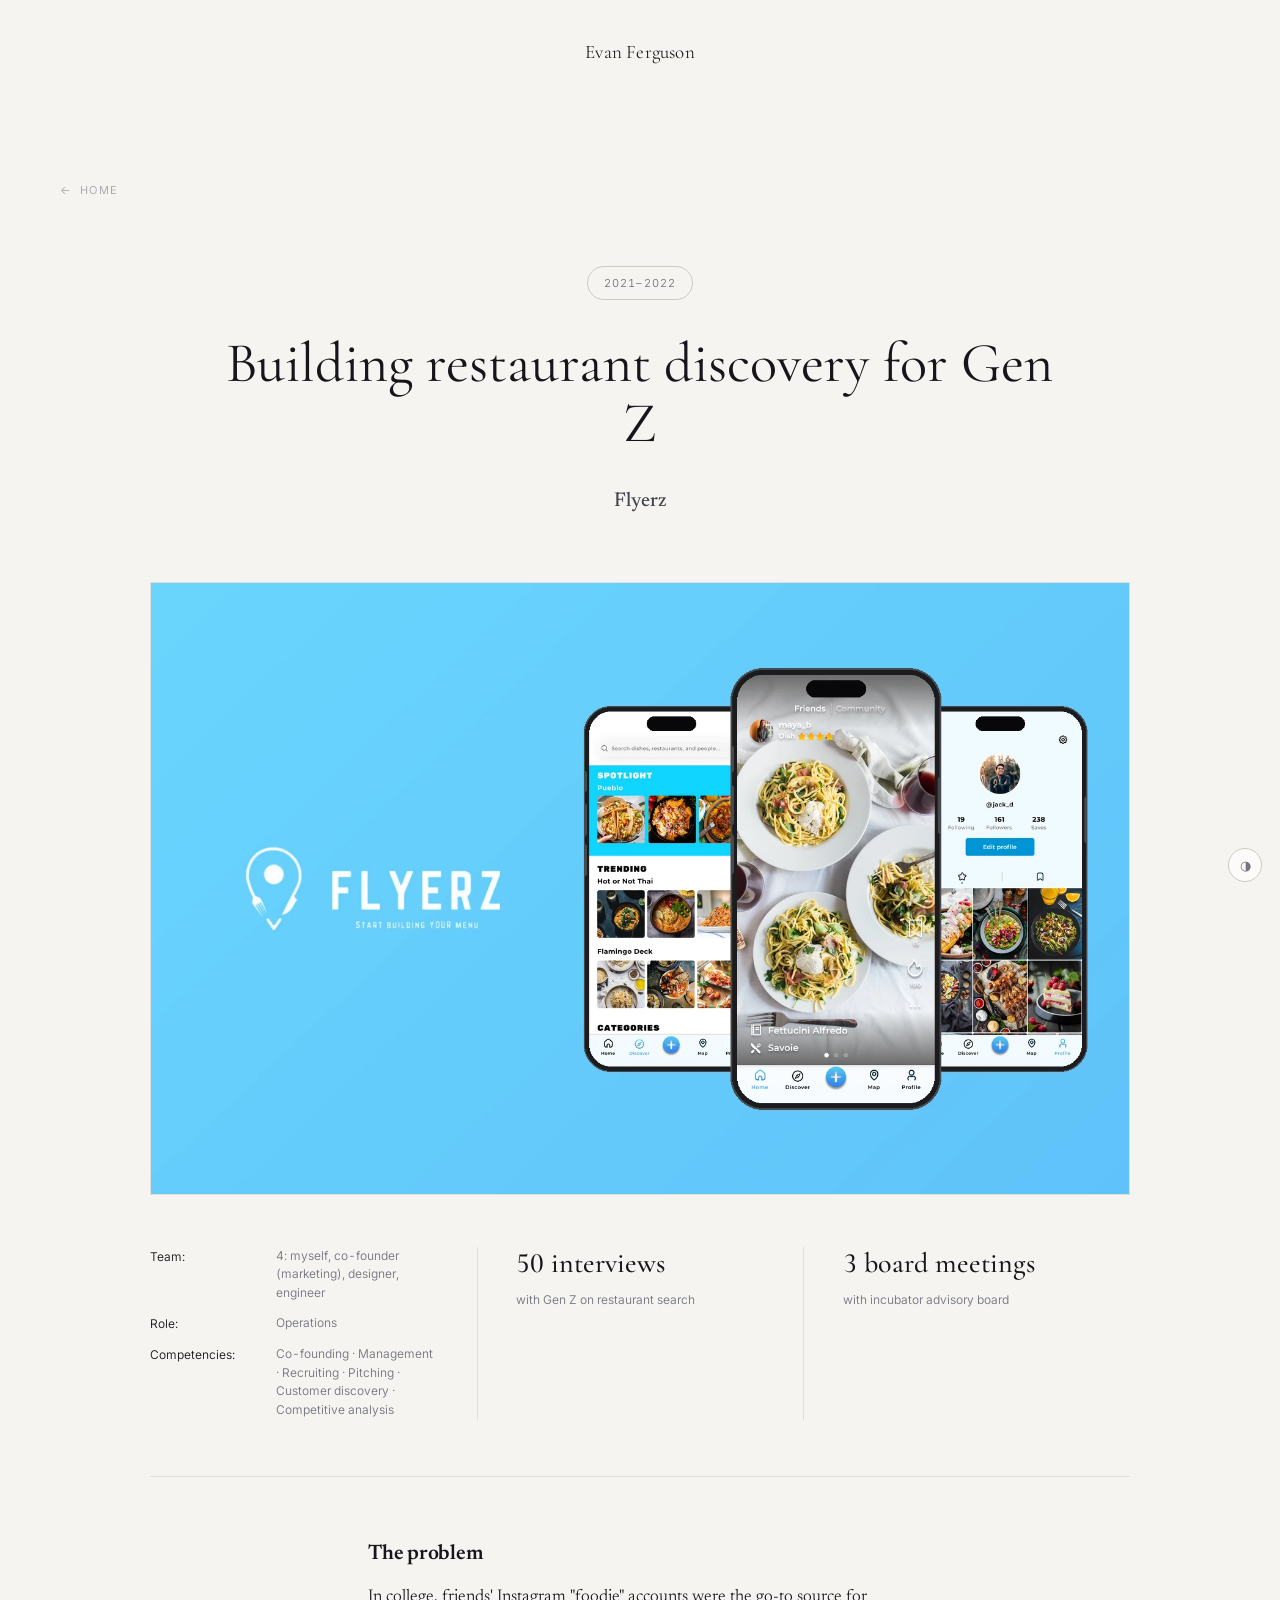
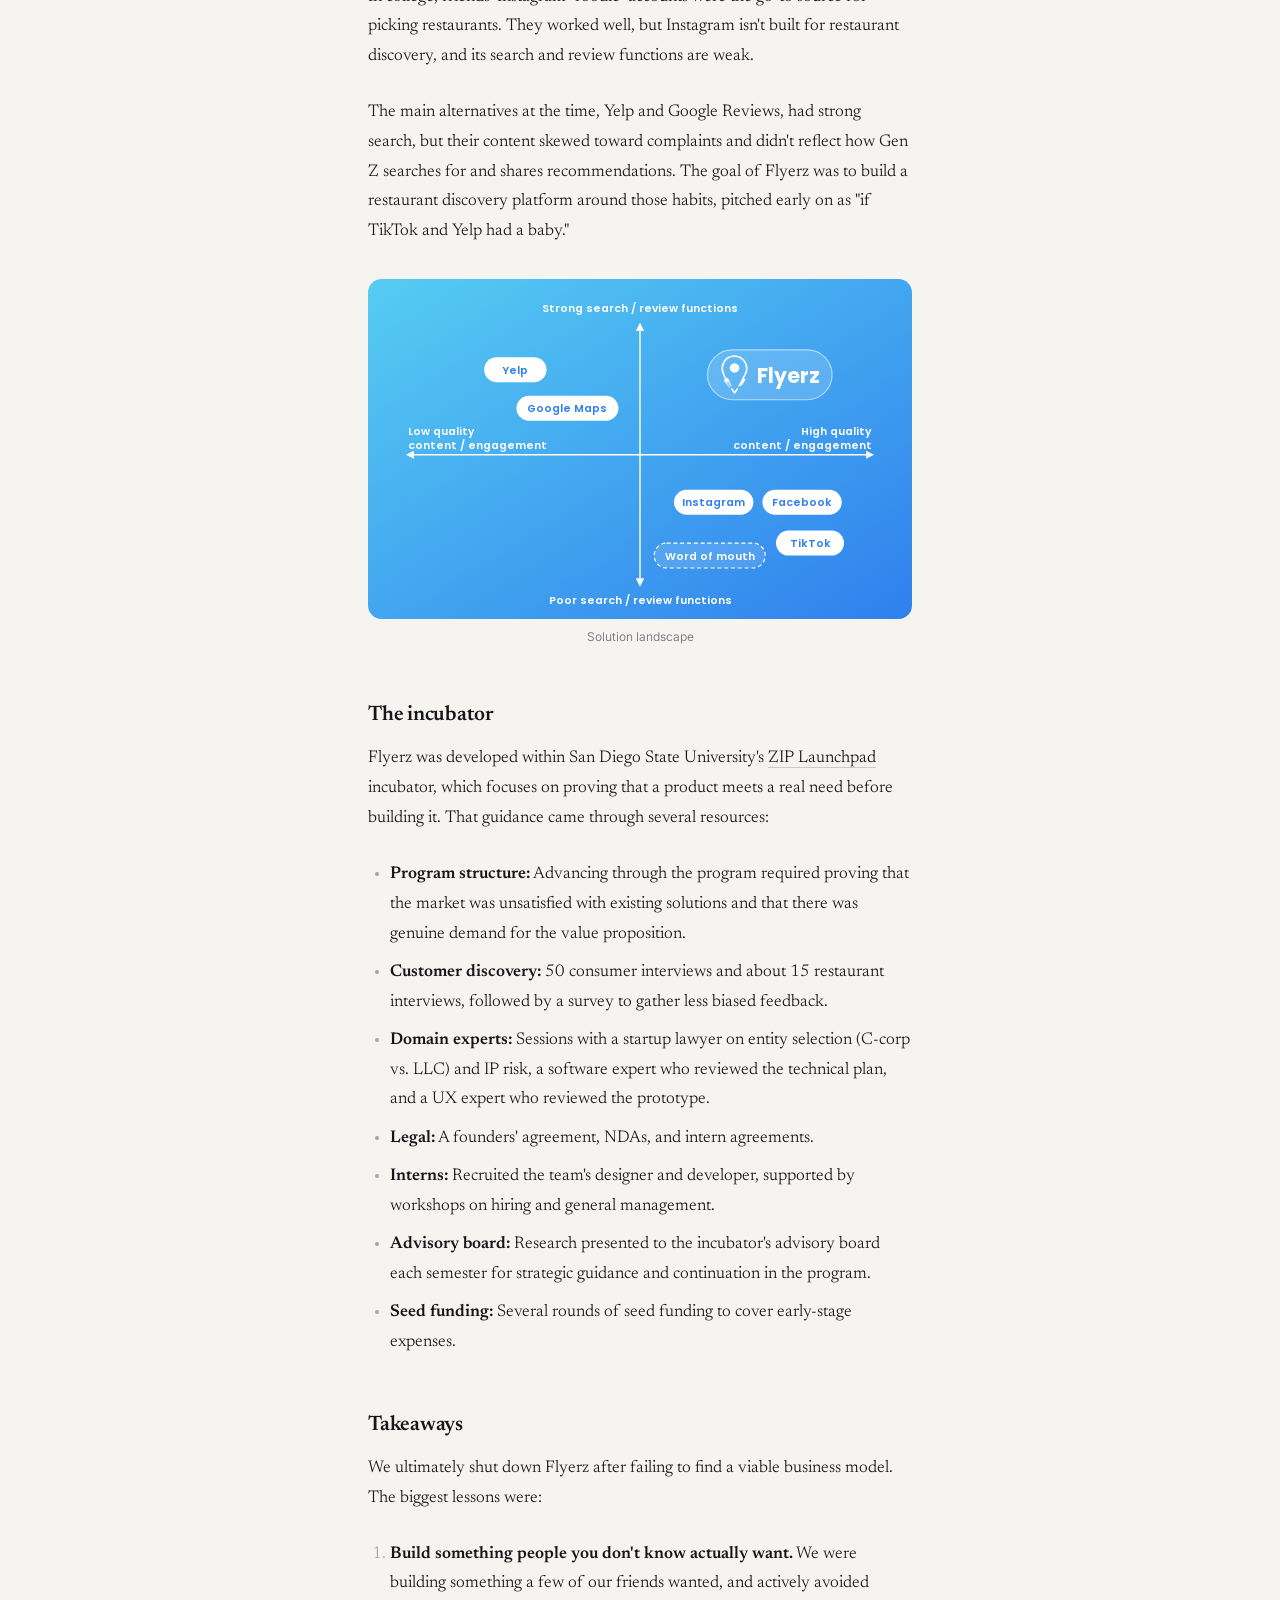
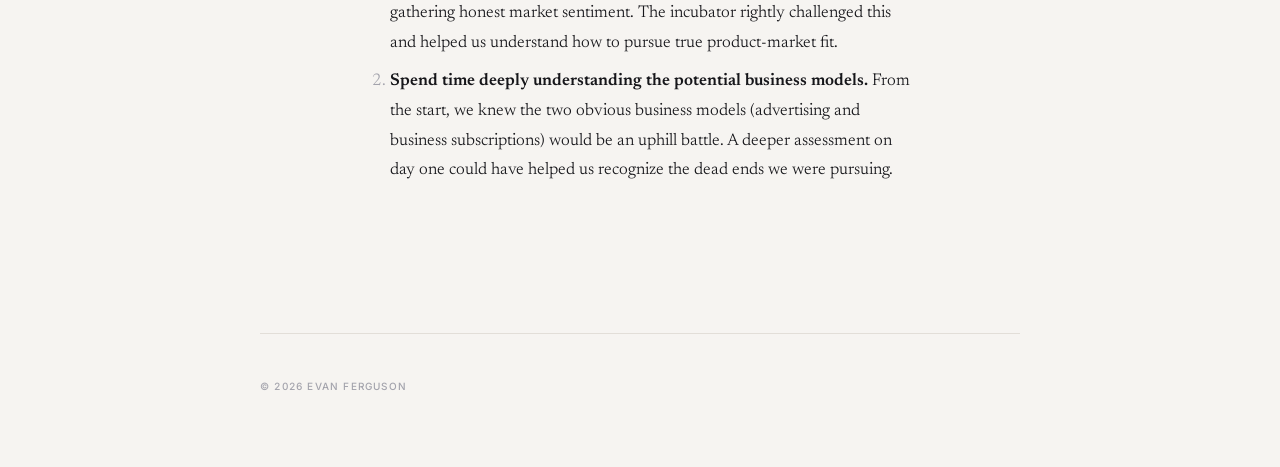
<file: flyerz/index.html>
<!doctype html>
<html lang="en">
<head>
  <meta charset="utf-8">
  <meta name="viewport" content="width=device-width, initial-scale=1">
  <title>Flyerz — Evan Ferguson</title>
  <meta name="description" content="Image &amp; video-based restaurant discovery.">
  <link rel="icon" href="/favicon.svg" type="image/svg+xml">
  <link rel="icon" href="/favicon.png" sizes="32x32" type="image/png">
  <link rel="apple-touch-icon" href="/apple-touch-icon.png">
  <link rel="canonical" href="https://evanferguson.com/flyerz/">

  <meta property="og:type" content="article">
  <meta property="og:url" content="https://evanferguson.com/flyerz/">
  <meta property="og:title" content="Flyerz">
  <meta property="og:description" content="Image &amp; video-based restaurant discovery.">
  <meta property="og:image" content="https://evanferguson.com/assets/previews/flyerz.webp">
  <meta name="twitter:card" content="summary_large_image">
  <meta name="twitter:title" content="Flyerz">
  <meta name="twitter:description" content="Image &amp; video-based restaurant discovery.">
  <meta name="twitter:image" content="https://evanferguson.com/assets/previews/flyerz.webp">

  <meta name="theme-color" content="#F6F4F1" media="(prefers-color-scheme: light)">
  <meta name="theme-color" content="#16161A" media="(prefers-color-scheme: dark)">
  <link rel="preconnect" href="https://fonts.googleapis.com">
  <link rel="preconnect" href="https://fonts.gstatic.com" crossorigin>
  <link href="https://fonts.googleapis.com/css2?family=Cormorant+Garamond:ital,wght@0,400;0,500;0,600;1,400&family=Newsreader:ital,opsz,wght@0,6..72,300..700;1,6..72,300..600&family=Inter:wght@300;400;500&family=Poppins:wght@500;600;700&display=swap" rel="stylesheet">
  <link rel="stylesheet" href="/assets/style.css">
</head>
<body>

  <button class="theme-btn" id="themeBtn" aria-label="Toggle colour theme">◑</button>

  <header class="site-head">
    <a href="/">Evan Ferguson</a>
  </header>

  <main>
    <article class="article">
  <div class="shell-claude">
    <a class="backlink" href="/">Home</a>
    <div class="hdr-a">
      <span class="pill">2021–2022</span>
      <h1 class="result-head">Building restaurant discovery for Gen Z</h1>
      <p class="project-name">Flyerz</p>
    </div>
    <div class="preview"><img src="/assets/previews/flyerz.webp" alt="Flyerz" decoding="async"></div>
    <div class="kpis">
      <dl class="kpi-meta">
        <div class="row"><dt>Team:</dt><dd>4: myself, co-founder (marketing), designer, engineer</dd></div>
        <div class="row"><dt>Role:</dt><dd>Operations</dd></div>
        <div class="row"><dt>Competencies:</dt><dd>Co-founding · Management · Recruiting · Pitching · Customer discovery · Competitive analysis</dd></div>
      </dl>
      <div class="kpi">
        <h3>50 interviews</h3>
        <p>with Gen Z on restaurant search</p>
      </div>
      <div class="kpi">
        <h3>3 board meetings</h3>
        <p>with incubator advisory board</p>
      </div>
    </div>
    <div class="article-body">
<h2>The problem</h2>

<p>In college, friends' Instagram "foodie" accounts were the go-to source for picking restaurants. They worked
  well, but Instagram isn't built for restaurant discovery, and its search and review functions are weak.</p>

<p>The main alternatives at the time, Yelp and Google Reviews, had strong search, but their content skewed toward
  complaints and didn't reflect how Gen Z searches for and shares recommendations. The goal of Flyerz was to build a
  restaurant discovery platform around those habits, pitched early on as "if TikTok and Yelp had a baby."</p>


<figure class="brand-fig">
  <svg class="brand" viewBox="0 0 960 600" role="img" aria-label="Positioning map. Across: low to high quality content and engagement. Up: poor to strong search and review functions. Yelp and Google Maps are top left: strong search, weak content. Instagram, Facebook and TikTok are bottom right: strong content, weak search. Word of mouth sits below the centre: trusted, but not searchable. Flyerz sits alone in the top right: strong search and strong content.">
    <defs>
      <linearGradient id="fz-bg" x1="0" y1="0" x2="1" y2="1">
        <stop offset="0" stop-color="#56CCF2"/>
        <stop offset="1" stop-color="#2F80ED"/>
      </linearGradient>
      <marker id="fz-arrow" viewBox="0 0 10 10" refX="8" refY="5" markerWidth="6" markerHeight="6" orient="auto-start-reverse">
        <path d="M0,0 L10,5 L0,10 z" fill="#fff"/>
      </marker>
    </defs>

    <rect width="960" height="600" rx="24" fill="url(#fz-bg)"/>

    <line class="fz-axis" x1="70" y1="310" x2="890" y2="310" marker-start="url(#fz-arrow)" marker-end="url(#fz-arrow)"/>
    <line class="fz-axis" x1="480" y1="80" x2="480" y2="540" marker-start="url(#fz-arrow)" marker-end="url(#fz-arrow)"/>

    <text class="fz-axis-label" x="480" y="58" text-anchor="middle">Strong search / review functions</text>
    <text class="fz-axis-label" x="480" y="574" text-anchor="middle">Poor search / review functions</text>
    <text class="fz-axis-label" x="70" y="276">Low quality</text>
    <text class="fz-axis-label" x="70" y="300">content / engagement</text>
    <text class="fz-axis-label" x="890" y="276" text-anchor="end">High quality</text>
    <text class="fz-axis-label" x="890" y="300" text-anchor="end">content / engagement</text>

    <g class="fz-chip">
      <rect x="205" y="138" width="110" height="44" rx="22"/>
      <text x="260" y="167" text-anchor="middle">Yelp</text>
    </g>
    <g class="fz-chip">
      <rect x="262" y="206" width="180" height="44" rx="22"/>
      <text x="352" y="235" text-anchor="middle">Google Maps</text>
    </g>
    <g class="fz-chip fz-chip-open">
      <rect x="505" y="466" width="196" height="44" rx="22"/>
      <text x="603" y="495" text-anchor="middle">Word of mouth</text>
    </g>
    <g class="fz-chip">
      <rect x="540" y="372" width="140" height="44" rx="22"/>
      <text x="610" y="401" text-anchor="middle">Instagram</text>
    </g>
    <g class="fz-chip">
      <rect x="696" y="372" width="140" height="44" rx="22"/>
      <text x="766" y="401" text-anchor="middle">Facebook</text>
    </g>
    <g class="fz-chip">
      <rect x="720" y="444" width="120" height="44" rx="22"/>
      <text x="780" y="473" text-anchor="middle">TikTok</text>
    </g>

    <rect x="599" y="125" width="220" height="88" rx="44" fill="#fff" fill-opacity="0.16" stroke="#fff" stroke-opacity="0.55" stroke-width="2"/>
    <image href="/assets/flyerz-pin.png" x="606" y="128" width="84" height="84"/>
    <text class="fz-brand" x="686" y="184">Flyerz</text>
  </svg>
  <figcaption>Solution landscape</figcaption>
</figure>


<h2>The incubator</h2>

<p>Flyerz was developed within San Diego State University's <a href="https://ziplaunchpad.sdsu.edu" rel="noopener">ZIP Launchpad</a>
  incubator, which focuses on proving that a product meets a real need before building it. That guidance came through
  several resources:</p>

<ul>
  <li><strong>Program structure:</strong> Advancing through the program required proving that the market was
    unsatisfied with existing solutions and that there was genuine demand for the value proposition.</li>
  <li><strong>Customer discovery:</strong> 50 consumer interviews and about 15 restaurant interviews, followed by a
    survey to gather less biased feedback.</li>
  <li><strong>Domain experts:</strong> Sessions with a startup lawyer on entity selection (C-corp vs. LLC) and IP risk,
    a software expert who reviewed the technical plan, and a UX expert who reviewed the prototype.</li>
  <li><strong>Legal:</strong> A founders' agreement, NDAs, and intern agreements.</li>
  <li><strong>Interns:</strong> Recruited the team's designer and developer, supported by workshops on hiring and
    general management.</li>
  <li><strong>Advisory board:</strong> Research presented to the incubator's advisory board each semester for strategic
    guidance and continuation in the program.</li>
  <li><strong>Seed funding:</strong> Several rounds of seed funding to cover early-stage expenses.</li>
</ul>



<h2>Takeaways</h2>

<p>We ultimately shut down Flyerz after failing to find a viable business model. The biggest lessons were:</p>

<ol>
  <li><strong>Build something people you don't know actually want.</strong> We were building something a few of our
    friends wanted, and actively avoided gathering honest market sentiment. The incubator rightly challenged this and
    helped us understand how to pursue true product-market fit.</li>
  <li><strong>Spend time deeply understanding the potential business models.</strong> From the start, we knew the two
    obvious business models (advertising and business subscriptions) would be an uphill battle. A deeper assessment
    on day one could have helped us recognize the dead ends we were pursuing.</li>
</ol>


        </div>
    
  </div>
    </article>
  </main>

  <footer>
    <div class="shell">
      <div class="colophon">
        <span class="label">© 2026 Evan Ferguson</span>
      </div>
    </div>
  </footer>

  <script src="/assets/theme.js"></script>
  <script src="/assets/zoom.js"></script>
</body>
</html>
</file>
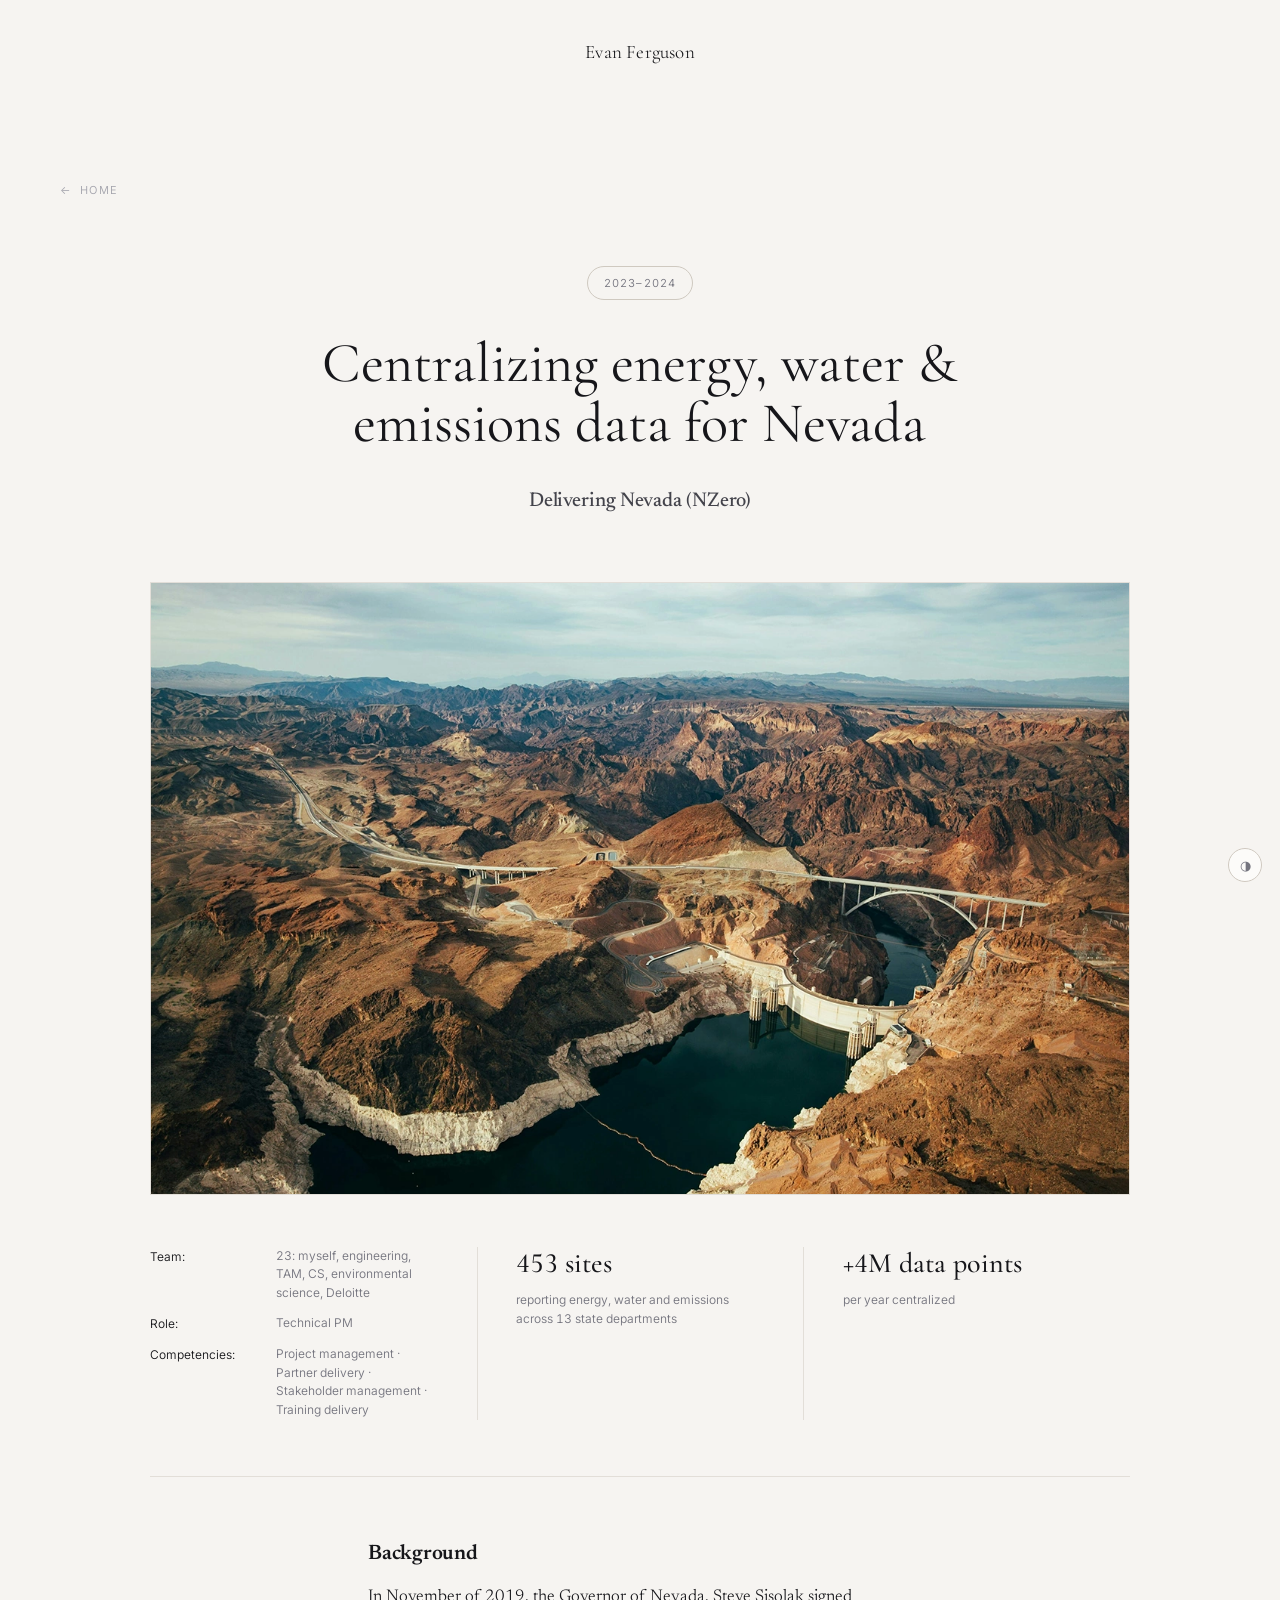
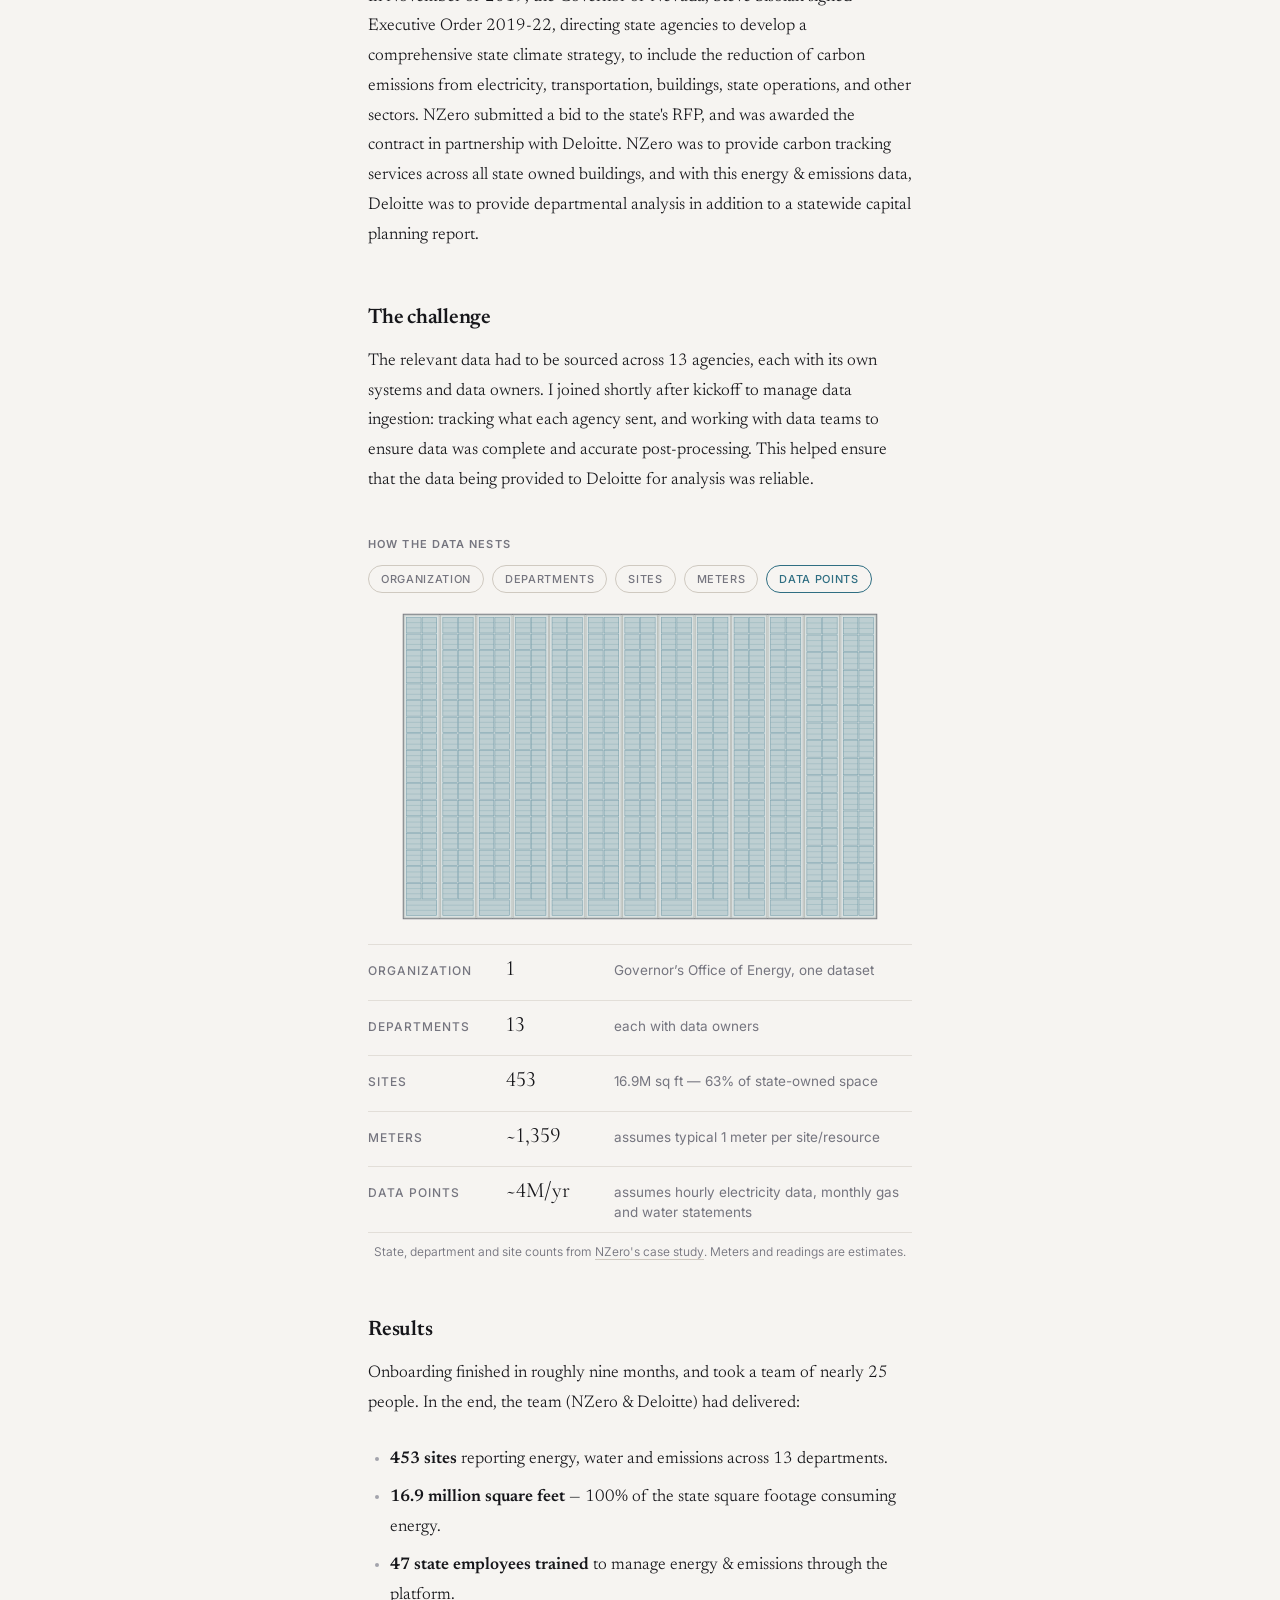
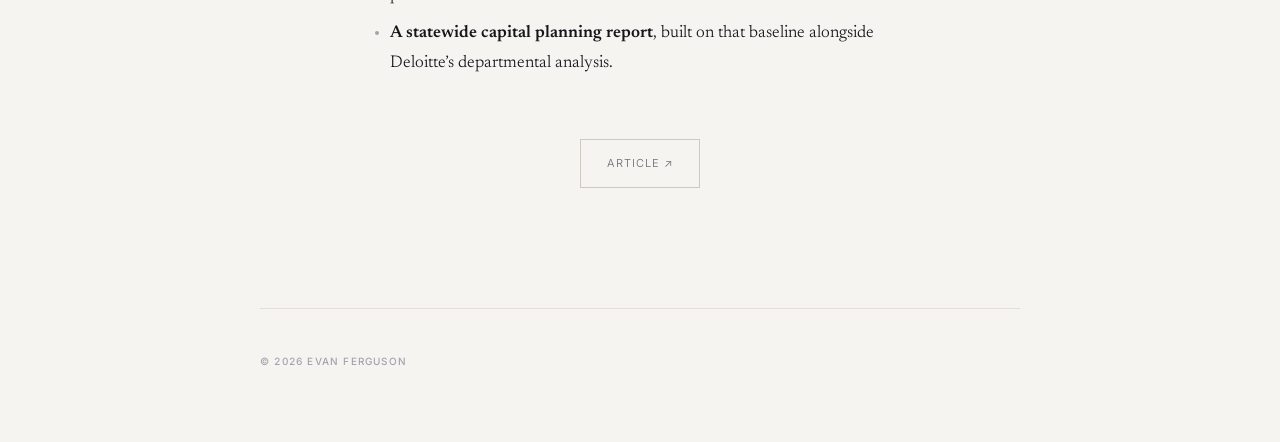
<file: nevada/index.html>
<!doctype html>
<html lang="en">
<head>
  <meta charset="utf-8">
  <meta name="viewport" content="width=device-width, initial-scale=1">
  <!-- Hidden: unlinked from the front page; keep it out of search results too. -->
  <meta name="robots" content="noindex, nofollow">
  <title>Delivering Nevada (NZero) — Evan Ferguson</title>
  <meta name="description" content="Data management for state government.">
  <link rel="icon" href="/favicon.svg" type="image/svg+xml">
  <link rel="icon" href="/favicon.png" sizes="32x32" type="image/png">
  <link rel="apple-touch-icon" href="/apple-touch-icon.png">
  <link rel="canonical" href="https://evanferguson.com/nevada/">

  <meta property="og:type" content="article">
  <meta property="og:url" content="https://evanferguson.com/nevada/">
  <meta property="og:title" content="Delivering Nevada (NZero)">
  <meta property="og:description" content="Data management for state government.">
  <meta property="og:image" content="https://evanferguson.com/assets/previews/nevada.webp">
  <meta name="twitter:card" content="summary_large_image">
  <meta name="twitter:title" content="Delivering Nevada (NZero)">
  <meta name="twitter:description" content="Data management for state government.">
  <meta name="twitter:image" content="https://evanferguson.com/assets/previews/nevada.webp">

  <meta name="theme-color" content="#F6F4F1" media="(prefers-color-scheme: light)">
  <meta name="theme-color" content="#16161A" media="(prefers-color-scheme: dark)">
  <link rel="preconnect" href="https://fonts.googleapis.com">
  <link rel="preconnect" href="https://fonts.gstatic.com" crossorigin>
  <link href="https://fonts.googleapis.com/css2?family=Cormorant+Garamond:ital,wght@0,400;0,500;0,600;1,400&family=Newsreader:ital,opsz,wght@0,6..72,300..700;1,6..72,300..600&family=Inter:wght@300;400;500&display=swap" rel="stylesheet">
  <link rel="stylesheet" href="/assets/style.css">
</head>
<body>

  <button class="theme-btn" id="themeBtn" aria-label="Toggle colour theme">◑</button>

  <header class="site-head">
    <a href="/">Evan Ferguson</a>
  </header>

  <main>
    <article class="article">
  <div class="shell-claude">
    <a class="backlink" href="/">Home</a>
    <div class="hdr-a">
      <span class="pill">2023–2024</span>
      <h1 class="result-head">Centralizing energy, water &amp; emissions data for Nevada</h1>
      <p class="project-name">Delivering Nevada (NZero)</p>
    </div>
    <div class="preview"><img src="/assets/previews/nevada.webp" alt="Delivering Nevada (NZero)" decoding="async"></div>
    <div class="kpis">
      <dl class="kpi-meta">
        <div class="row"><dt>Team:</dt><dd>23: myself, engineering, TAM, CS, environmental science, Deloitte</dd></div>
        <div class="row"><dt>Role:</dt><dd>Technical PM</dd></div>
        <div class="row"><dt>Competencies:</dt><dd>Project management · Partner delivery · Stakeholder management · Training delivery</dd></div>
      </dl>
      <div class="kpi">
        <h3>453 sites</h3>
        <p>reporting energy, water and emissions across 13 state departments</p>
      </div>
      <div class="kpi">
        <h3>+4M data points</h3>
        <p>per year centralized</p>
      </div>
    </div>
    <div class="article-body">
<h2>Background</h2>

     <p>In November of 2019, the Governor of Nevada, Steve Sisolak signed Executive Order 2019-22, 
      directing state agencies to develop a comprehensive state climate strategy, to include the reduction 
      of carbon emissions from electricity, transportation, buildings, state operations, and other sectors. 
      NZero submitted a bid to the state's RFP, and was awarded the contract in partnership with Deloitte.
      NZero was to provide carbon tracking services across all state owned buildings, and with this energy
      & emissions data, Deloitte was to provide departmental analysis in addition to a statewide capital 
      planning report. </p>

     <h2>The challenge</h2>
     <p>The relevant data had to be sourced across 13 agencies, each with its own systems and data owners. 
      I joined shortly after kickoff to manage data ingestion: tracking what each agency sent, and working 
      with data teams to ensure data was complete and accurate post-processing. This helped ensure that the data 
      being provided to Deloitte for analysis was reliable.</p>


<figure class="diagram ontology">
  <p class="lv-title">How the data nests</p>
  <svg class="nest" viewBox="-4 -4 568 368" aria-label="One dataset subdivided: the state splits into 13 departments, those into 453 sites, each site carrying about three meters, with electricity read hourly and gas and water on the billing cycle."></svg>
  <ul class="lv-list">
    <li class="lv" data-count="1" data-label="Organization">
      <span class="lv-name">Organization</span>
      <span class="lv-count">1</span>
      <span class="lv-note">Governor&rsquo;s Office of Energy, one dataset</span>
    </li>
    <li class="lv" data-count="13" data-label="Departments">
      <span class="lv-name">Departments</span>
      <span class="lv-count">13</span>
      <span class="lv-note">each with data owners</span>
    </li>
    <li class="lv" data-count="453" data-label="Sites">
      <span class="lv-name">Sites</span>
      <span class="lv-count">453</span>
      <span class="lv-note">16.9M sq ft — 63% of state-owned space</span>
    </li>
    <li class="lv" data-count="1359" data-label="Meters">
      <span class="lv-name">Meters</span>
      <span class="lv-count">~1,359</span>
      <span class="lv-note">assumes typical 1 meter per site/resource</span>
    </li>
    <li class="lv" data-count="3979152" data-label="Data points">
      <span class="lv-name">Data points</span>
      <span class="lv-count">~4M/yr</span>
      <span class="lv-note">assumes hourly electricity data, monthly gas and water statements</span>
    </li>
  </ul>
  <figcaption>State, department and site counts from <a href="https://nzero.com/case/net-zero-nevada-2/" rel="noopener">NZero's case study</a>. Meters and readings are estimates.</figcaption>
</figure>

     <h2>Results</h2>

<p>Onboarding finished in roughly nine months, and took a team of nearly 25 people. In the end, the team (NZero & Deloitte) had delivered:</p>

<ul>
  <li><strong>453 sites</strong> reporting energy, water and emissions across 13 departments.</li>
  <li><strong>16.9 million square feet</strong> — 100% of the state square footage consuming energy.</li>
  <li><strong>47 state employees trained</strong> to manage energy & emissions through the platform.</li>
  <li><strong>A statewide capital planning report</strong>, built on that baseline alongside Deloitte&rsquo;s departmental analysis.</li>
</ul>
  
        </div>
    <a class="cta" href="https://nzero.com/case/net-zero-nevada-2/" rel="noopener">Article</a>
  </div>
    </article>
  </main>

  <footer>
    <div class="shell">
      <div class="colophon">
        <span class="label">© 2026 Evan Ferguson</span>
      </div>
    </div>
  </footer>

  <script src="/assets/theme.js"></script>
  <script src="/assets/zoom.js"></script>
  <script src="/assets/levels.js"></script>
</body>
</html>
</file>
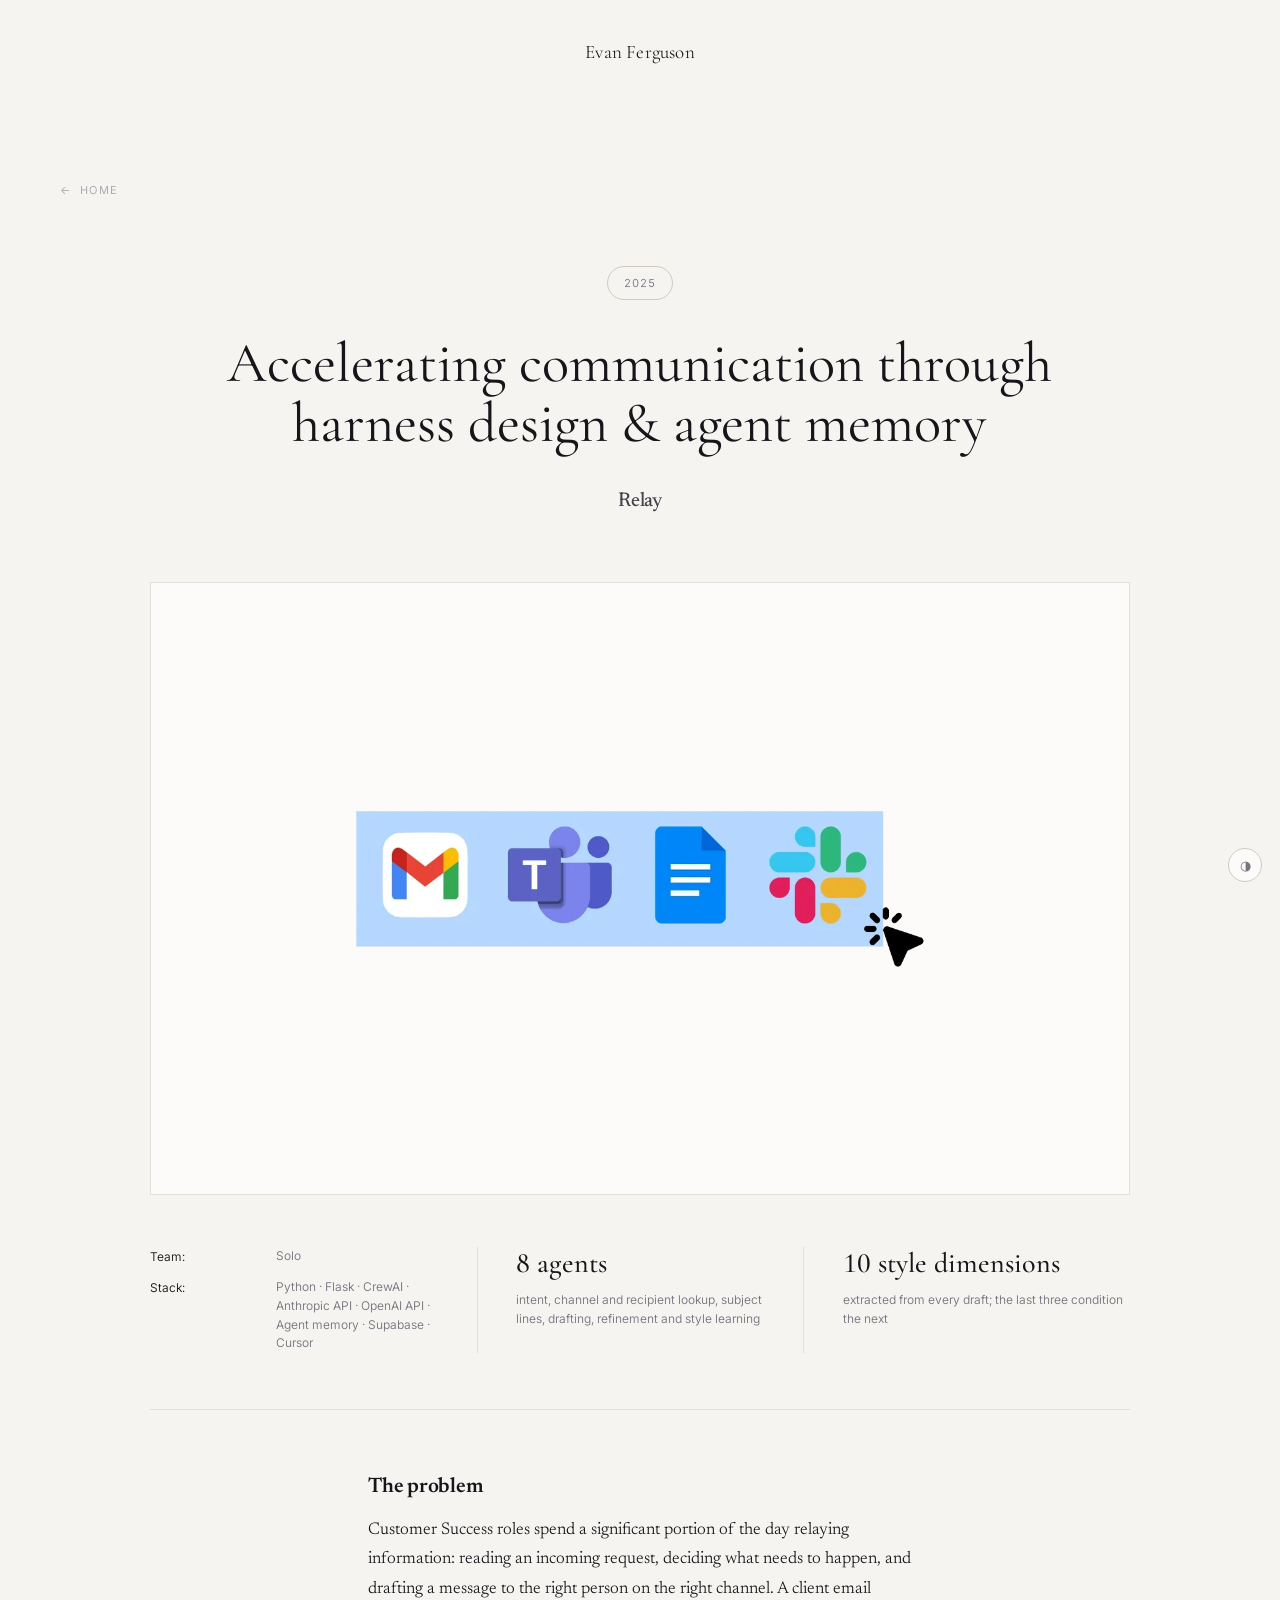
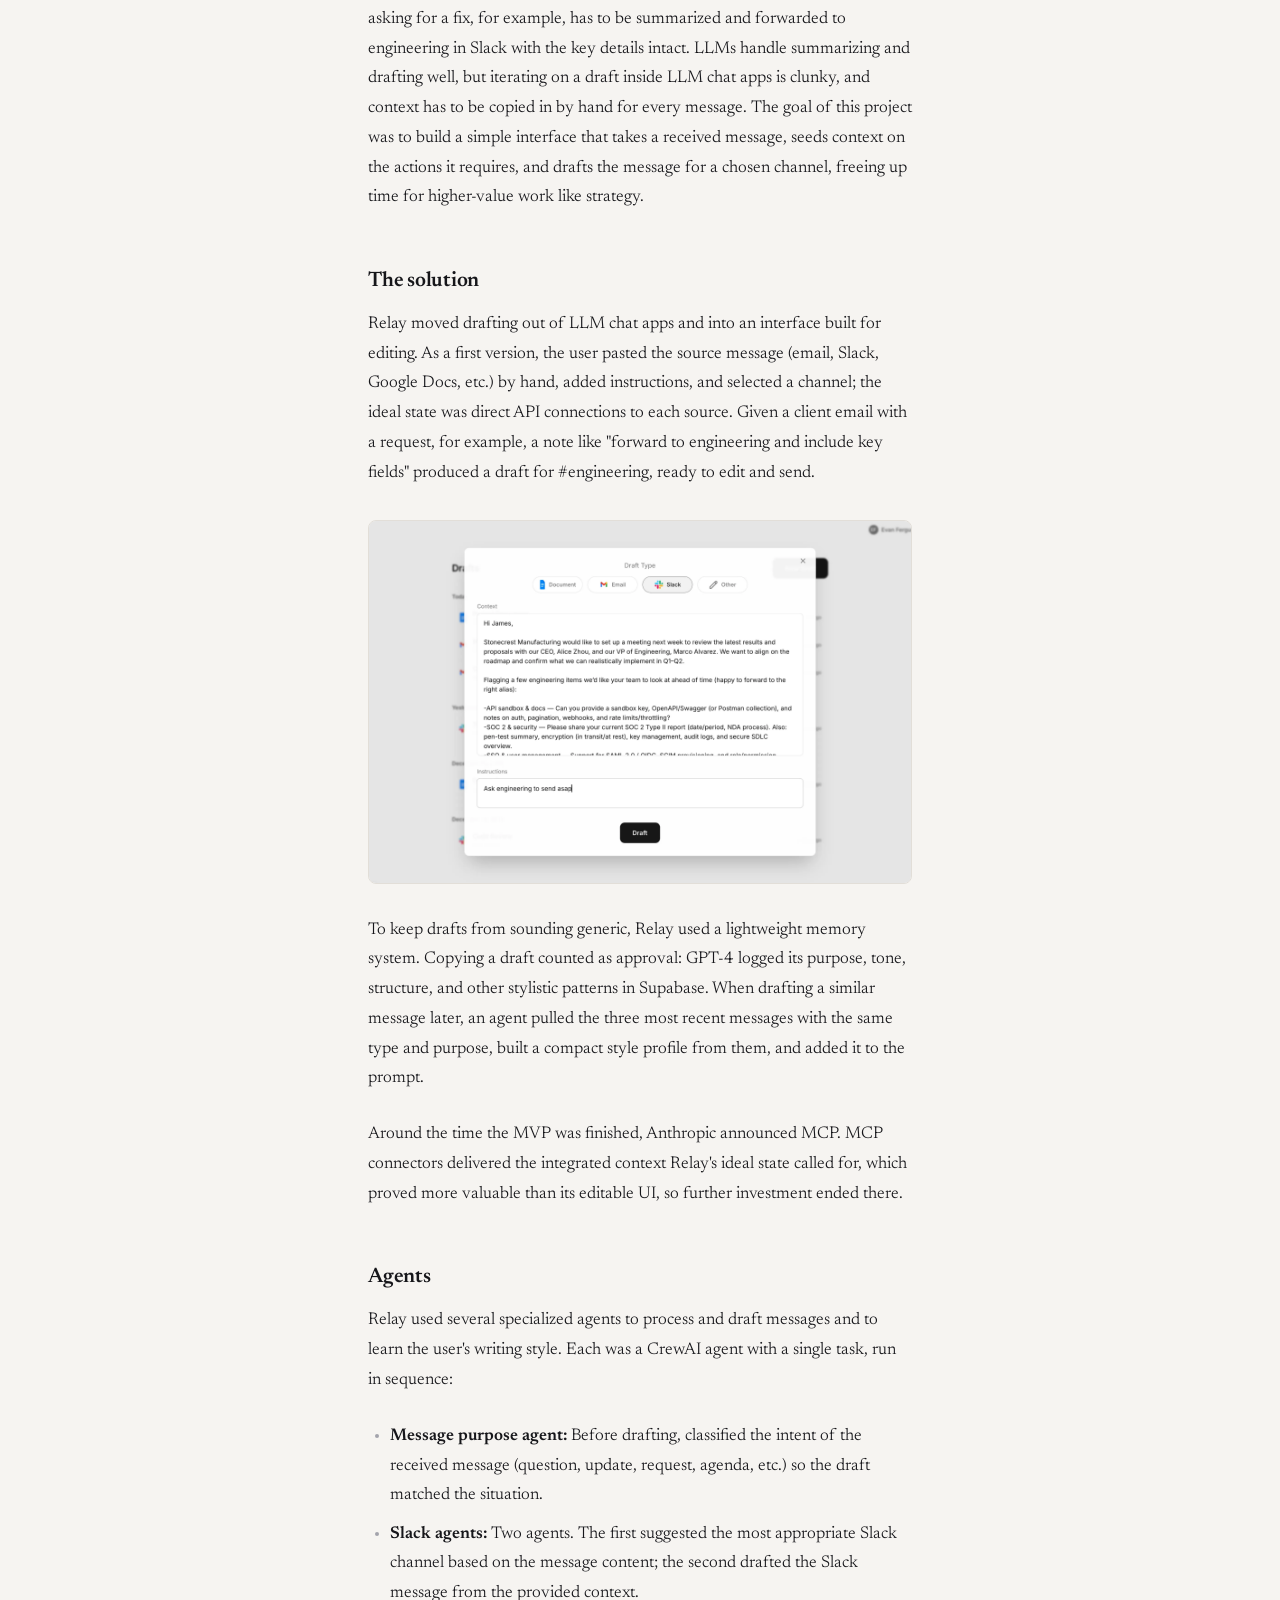
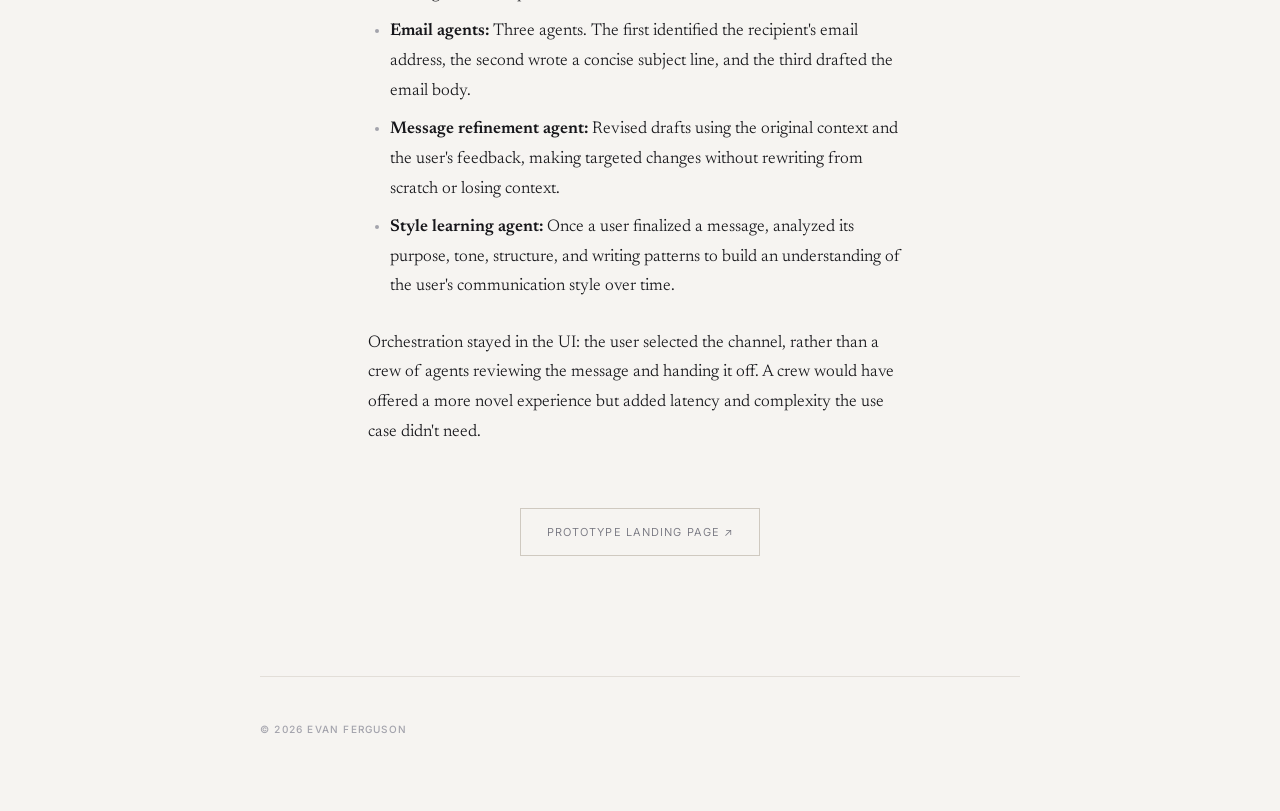
<file: relay-project/index.html>
<!doctype html>
<html lang="en">
<head>
  <meta charset="utf-8">
  <meta name="viewport" content="width=device-width, initial-scale=1">
  <title>Relay — Evan Ferguson</title>
  <meta name="description" content="Quickly relay information with AI.">
  <link rel="icon" href="/favicon.svg" type="image/svg+xml">
  <link rel="icon" href="/favicon.png" sizes="32x32" type="image/png">
  <link rel="apple-touch-icon" href="/apple-touch-icon.png">
  <link rel="canonical" href="https://evanferguson.com/relay-project/">

  <meta property="og:type" content="article">
  <meta property="og:url" content="https://evanferguson.com/relay-project/">
  <meta property="og:title" content="Relay">
  <meta property="og:description" content="Quickly relay information with AI.">
  <meta property="og:image" content="https://evanferguson.com/assets/previews/relay.webp">
  <meta name="twitter:card" content="summary_large_image">
  <meta name="twitter:title" content="Relay">
  <meta name="twitter:description" content="Quickly relay information with AI.">
  <meta name="twitter:image" content="https://evanferguson.com/assets/previews/relay.webp">

  <meta name="theme-color" content="#F6F4F1" media="(prefers-color-scheme: light)">
  <meta name="theme-color" content="#16161A" media="(prefers-color-scheme: dark)">
  <link rel="preconnect" href="https://fonts.googleapis.com">
  <link rel="preconnect" href="https://fonts.gstatic.com" crossorigin>
  <link href="https://fonts.googleapis.com/css2?family=Cormorant+Garamond:ital,wght@0,400;0,500;0,600;1,400&family=Newsreader:ital,opsz,wght@0,6..72,300..700;1,6..72,300..600&family=Inter:wght@300;400;500&display=swap" rel="stylesheet">
  <link rel="stylesheet" href="/assets/style.css">
</head>
<body>

  <button class="theme-btn" id="themeBtn" aria-label="Toggle colour theme">◑</button>

  <header class="site-head">
    <a href="/">Evan Ferguson</a>
  </header>

  <main>
    <article class="article">
  <div class="shell-claude">
    <a class="backlink" href="/">Home</a>
    <div class="hdr-a">
      <span class="pill">2025</span>
      <h1 class="result-head">Accelerating communication through harness design &amp; agent memory</h1>
      <p class="project-name">Relay</p>
    </div>
    <div class="preview"><img src="/assets/previews/relay.webp" alt="Relay" decoding="async"></div>
    <div class="kpis">
      <dl class="kpi-meta">
        <div class="row"><dt>Team:</dt><dd>Solo</dd></div>
        <div class="row"><dt>Stack:</dt><dd>Python · Flask · CrewAI · Anthropic API · OpenAI API · Agent memory · Supabase · Cursor</dd></div>
      </dl>
      <div class="kpi">
        <h3>8 agents</h3>
        <p>intent, channel and recipient lookup, subject lines, drafting, refinement and style learning</p>
      </div>
      <div class="kpi">
        <h3>10 style dimensions</h3>
        <p>extracted from every draft; the last three condition the next</p>
      </div>
    </div>
    <div class="article-body">
      <h2>The problem</h2>


      <p>Customer Success roles spend a significant portion of the day relaying information: reading an incoming request,
        deciding what needs to happen, and drafting a message to the right person on the right channel. A client email
        asking for a fix, for example, has to be summarized and forwarded to engineering in Slack with the key details
        intact. LLMs handle summarizing and drafting well, but iterating on a draft inside LLM chat apps is clunky, and
        context has to be copied in by hand for every message. The goal of this project was to build a simple interface
        that takes a received message, seeds context on the actions it requires, and drafts the message for a chosen
        channel, freeing up time for higher-value work like strategy.</p>

  <h2>The solution</h2>

<p>Relay moved drafting out of LLM chat apps and into an interface built for editing. As a first version, the user
  pasted the source message (email, Slack, Google Docs, etc.) by hand, added instructions, and selected a channel;
  the ideal state was direct API connections to each source. Given a client email with a
  request, for example, a note like "forward to engineering and include key fields" produced a draft for
  #engineering, ready to edit and send.</p>

<figure>
  <img src="/relay/forwarding.webp" alt="Relay's new-draft screen: a client email pasted as context, Slack selected, and the instruction 'Ask engineering to send asap'" loading="lazy" decoding="async">
</figure>

<p>To keep drafts from sounding generic, Relay used a lightweight memory system. Copying a draft counted as
  approval: GPT-4 logged its purpose, tone, structure, and other stylistic patterns in Supabase. When drafting a
  similar message later, an agent pulled the three most recent messages with the same type and purpose, built a
  compact style profile from them, and added it to the prompt.</p>

<p>Around the time the MVP was finished, Anthropic announced MCP. MCP connectors delivered the integrated context
  Relay's ideal state called for, which proved more valuable than its editable UI, so further investment ended there.</p>



<h2>Agents</h2>


<p>Relay used several specialized agents to process and draft messages and to learn the user's writing style. Each was a CrewAI agent with a single task, run in sequence:</p>

  <ul>
  <li><strong>Message purpose agent:</strong> Before drafting, classified the intent of the received message
    (question, update, request, agenda, etc.) so the draft matched the situation.</li>
  <li><strong>Slack agents:</strong> Two agents. The first suggested the most appropriate Slack channel based on the
    message content; the second drafted the Slack message from the provided context.</li>
  <li><strong>Email agents:</strong> Three agents. The first identified the recipient's email address, the second wrote
    a concise subject line, and the third drafted the email body.</li>
  <li><strong>Message refinement agent:</strong> Revised drafts using the original context and the user's feedback,
    making targeted changes without rewriting from scratch or losing context.</li>
  <li><strong>Style learning agent:</strong> Once a user finalized a message, analyzed its purpose, tone, structure, and
    writing patterns to build an understanding of the user's communication style over time.</li>

</ul>

<p>Orchestration stayed in the UI: the user selected the channel, rather than a crew of agents reviewing the message
  and handing it off. A crew would have offered a more novel experience but added latency and complexity the use case
  didn't need.</p>
        </div>
    <a class="cta" href="/relay/" rel="noopener">Prototype Landing Page</a>
  </div>
    </article>
  </main>

  <footer>
    <div class="shell">
      <div class="colophon">
        <span class="label">© 2026 Evan Ferguson</span>
      </div>
    </div>
  </footer>

  <script src="/assets/theme.js"></script>
  <script src="/assets/zoom.js"></script>
</body>
</html>
</file>
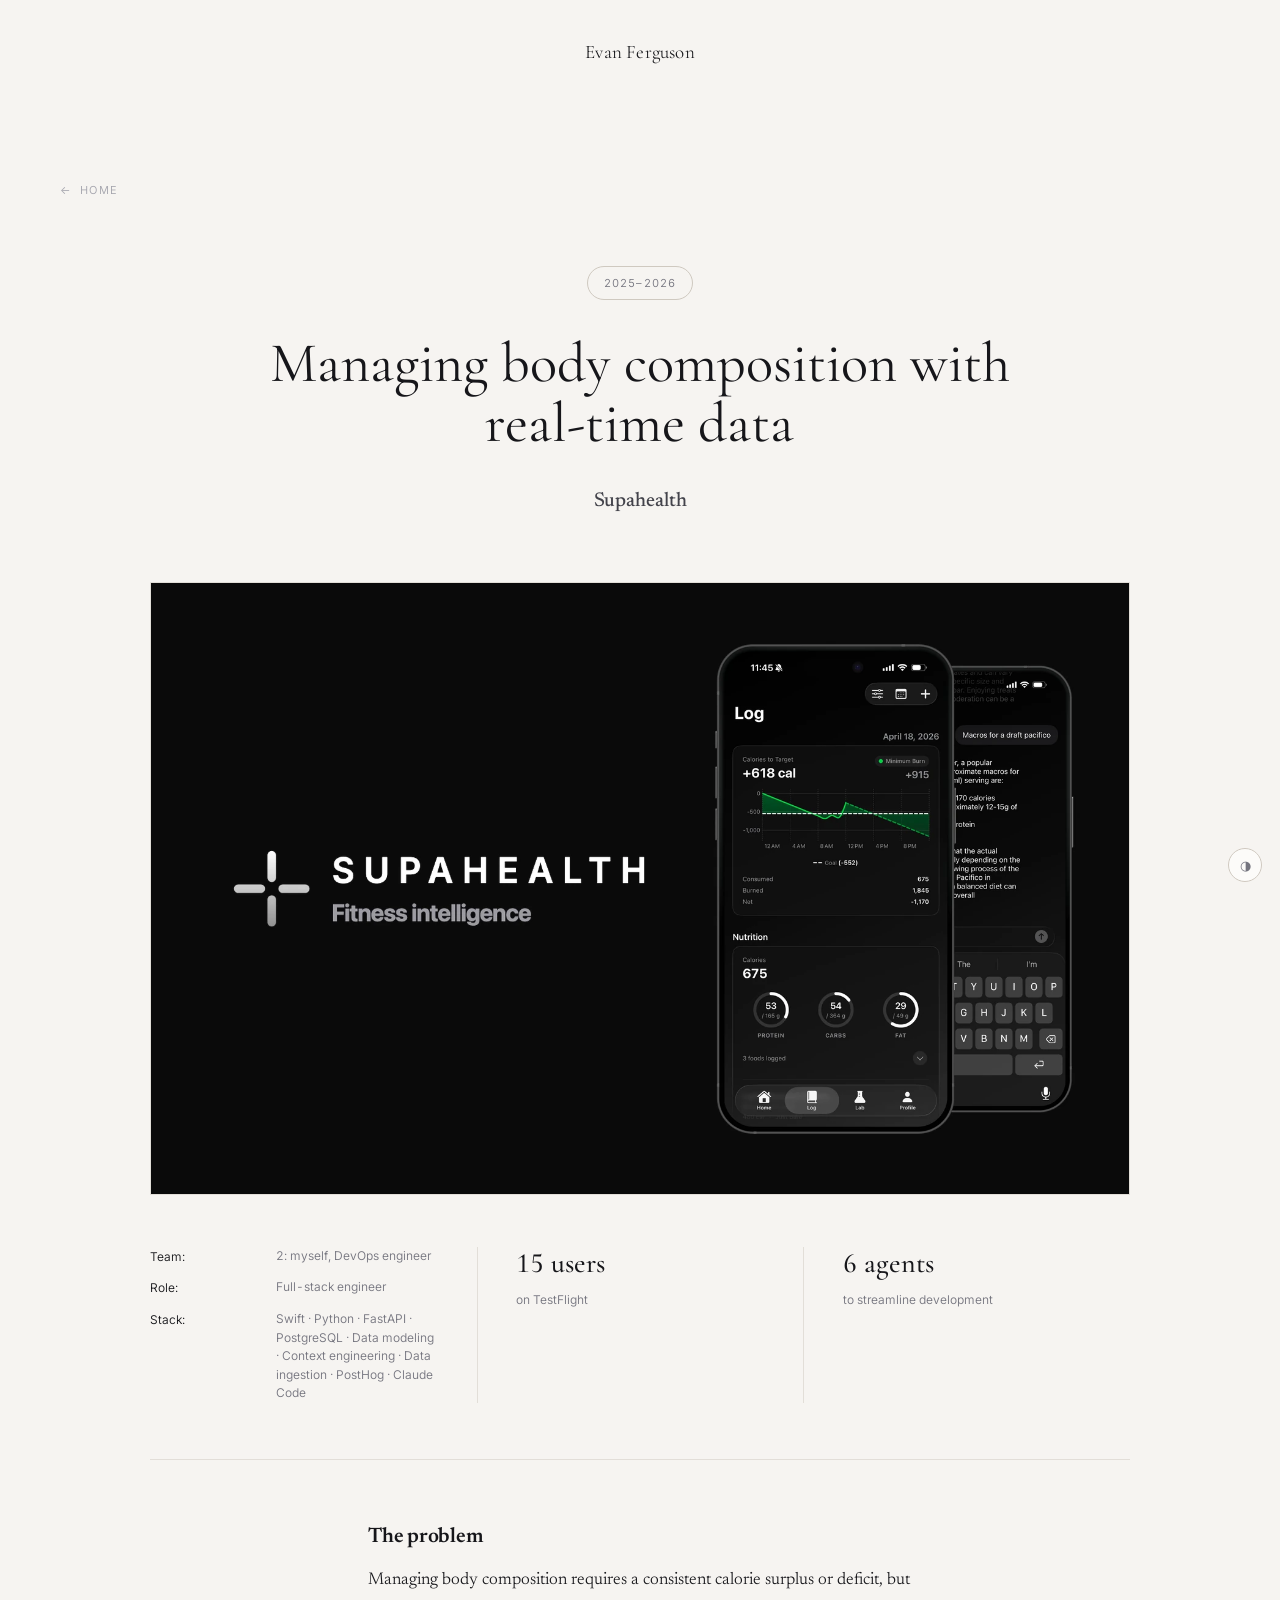
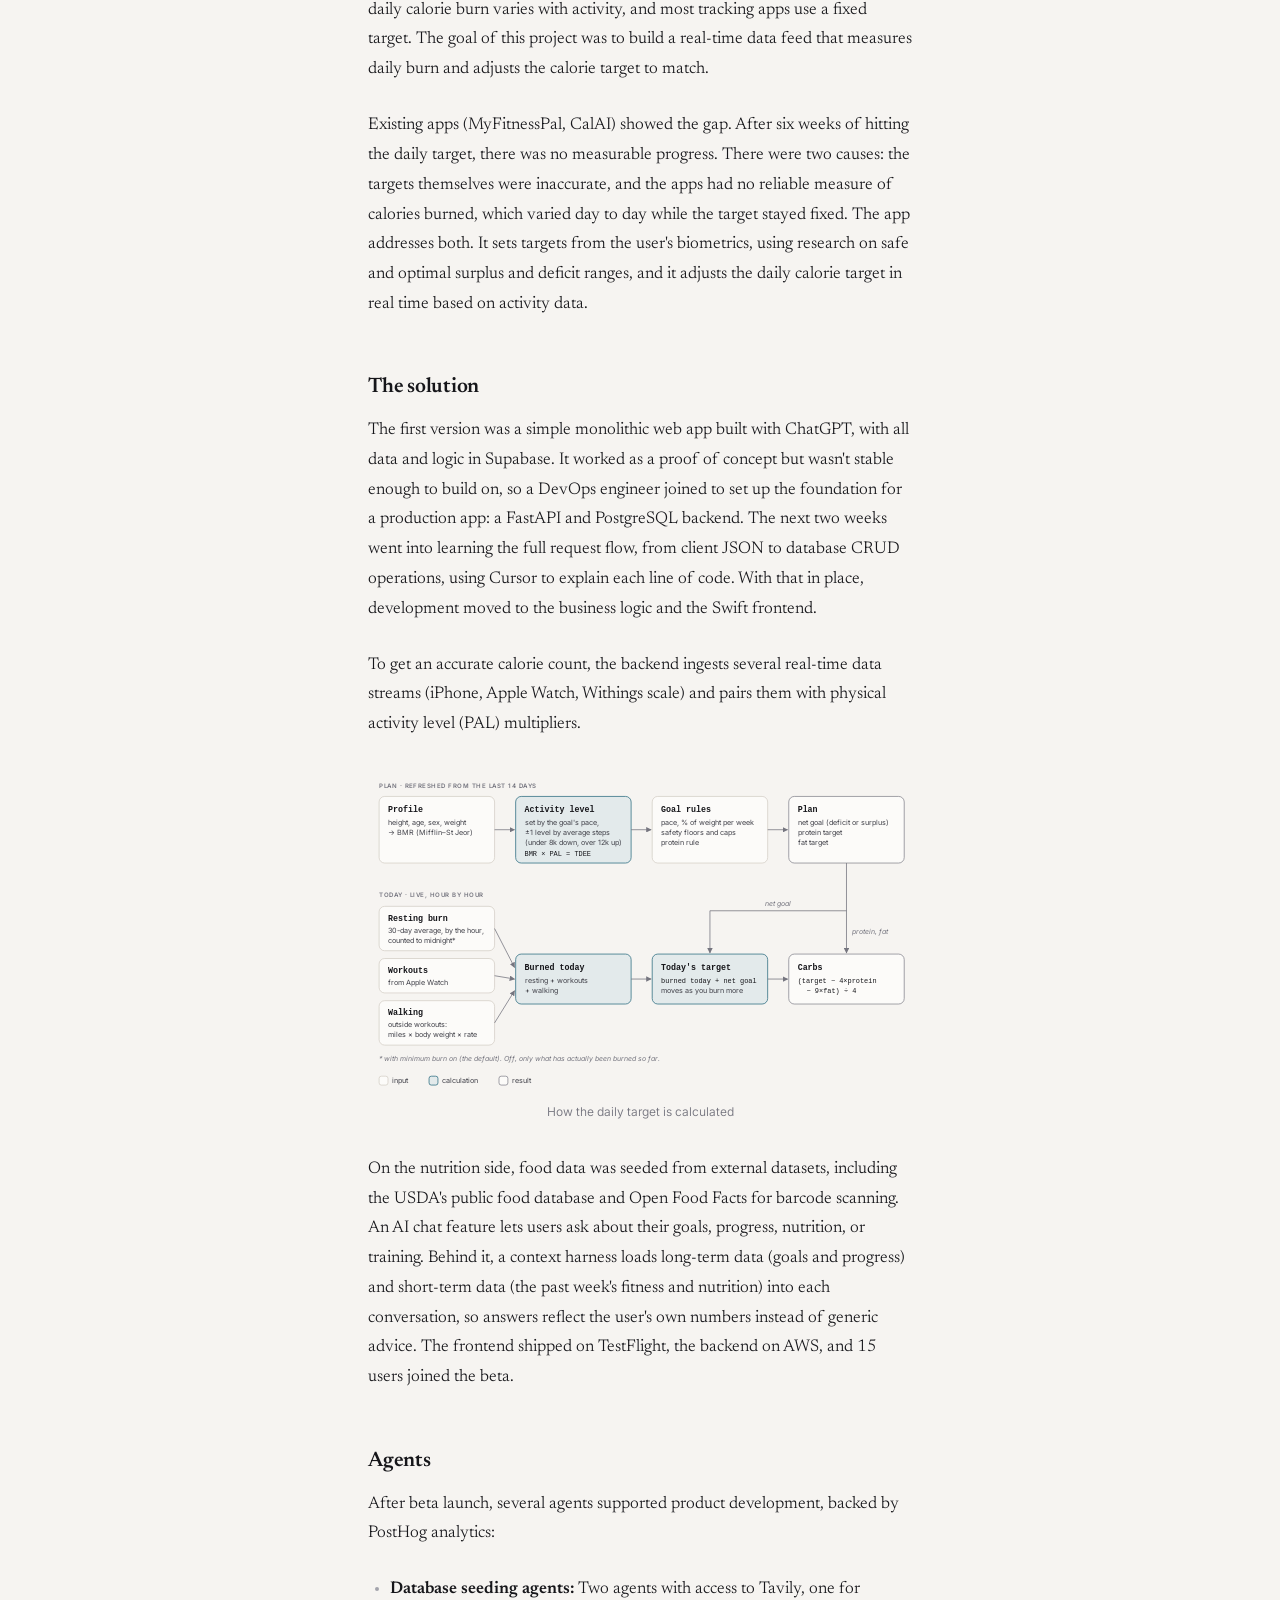
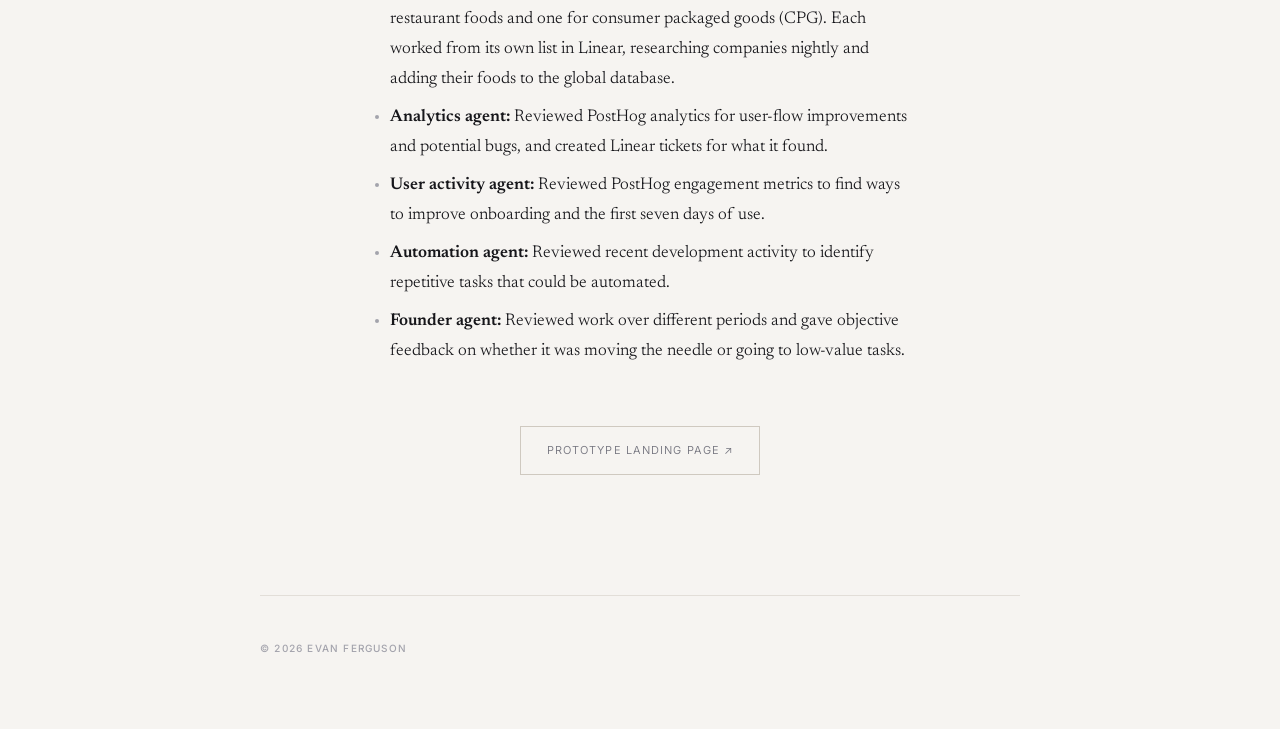
<file: supahealth/index.html>
<!doctype html>
<html lang="en">
<head>
  <meta charset="utf-8">
  <meta name="viewport" content="width=device-width, initial-scale=1">
  <title>Supahealth — Evan Ferguson</title>
  <meta name="description" content="Real-time body composition management.">
  <link rel="icon" href="/favicon.svg" type="image/svg+xml">
  <link rel="icon" href="/favicon.png" sizes="32x32" type="image/png">
  <link rel="apple-touch-icon" href="/apple-touch-icon.png">
  <link rel="canonical" href="https://evanferguson.com/supahealth/">

  <meta property="og:type" content="article">
  <meta property="og:url" content="https://evanferguson.com/supahealth/">
  <meta property="og:title" content="Supahealth">
  <meta property="og:description" content="Real-time body composition management.">
  <meta property="og:image" content="https://evanferguson.com/assets/previews/supahealth.webp">
  <meta name="twitter:card" content="summary_large_image">
  <meta name="twitter:title" content="Supahealth">
  <meta name="twitter:description" content="Real-time body composition management.">
  <meta name="twitter:image" content="https://evanferguson.com/assets/previews/supahealth.webp">

  <meta name="theme-color" content="#F6F4F1" media="(prefers-color-scheme: light)">
  <meta name="theme-color" content="#16161A" media="(prefers-color-scheme: dark)">
  <link rel="preconnect" href="https://fonts.googleapis.com">
  <link rel="preconnect" href="https://fonts.gstatic.com" crossorigin>
  <link href="https://fonts.googleapis.com/css2?family=Cormorant+Garamond:ital,wght@0,400;0,500;0,600;1,400&family=Newsreader:ital,opsz,wght@0,6..72,300..700;1,6..72,300..600&family=Inter:wght@300;400;500&display=swap" rel="stylesheet">
  <link rel="stylesheet" href="/assets/style.css">
</head>
<body>

  <button class="theme-btn" id="themeBtn" aria-label="Toggle colour theme">◑</button>

  <header class="site-head">
    <a href="/">Evan Ferguson</a>
  </header>

  <main>
    <article class="article">
  <div class="shell-claude">
    <a class="backlink" href="/">Home</a>
    <div class="hdr-a">
      <span class="pill">2025–2026</span>
      <h1 class="result-head">Managing body composition with real-time data</h1>
      <p class="project-name">Supahealth</p>
    </div>
    <div class="preview"><img src="/assets/previews/supahealth.webp" alt="Supahealth" decoding="async"></div>
    <div class="kpis">
      <dl class="kpi-meta">
        <div class="row"><dt>Team:</dt><dd>2: myself, DevOps engineer</dd></div>
        <div class="row"><dt>Role:</dt><dd>Full-stack engineer</dd></div>
        <div class="row"><dt>Stack:</dt><dd>Swift · Python · FastAPI · PostgreSQL · Data modeling · Context engineering · Data ingestion · PostHog · Claude Code</dd></div>
      </dl>
      <div class="kpi">
        <h3>15 users</h3>
        <p>on TestFlight</p>
      </div>
      <div class="kpi">
        <h3>6 agents</h3>
        <p>to streamline development</p>
      </div>
    </div>
    <div class="article-body">

      <h2>The problem</h2>


      <p>Managing body composition requires a consistent calorie surplus or deficit, but daily calorie burn varies with activity,
  and most tracking apps use a fixed target. The goal of this project was to build a real-time data feed that measures
  daily burn and adjusts the calorie target to match.</p>

      <p>Existing apps (MyFitnessPal, CalAI) showed the gap. After six weeks of hitting the daily target, there was no
  measurable progress. There were two causes: the targets themselves were inaccurate, and the apps had no reliable measure
  of calories burned, which varied day to day while the target stayed fixed. The app addresses both. It sets targets from
  the user's biometrics, using research on safe and optimal surplus and deficit ranges, and it adjusts the daily calorie
  target in real time based on activity data.</p>

  <h2>The solution</h2>

<p>The first version was a simple monolithic web app built with ChatGPT, with all data and logic in Supabase.
  It worked as a proof of concept but wasn't stable enough to build on, so a DevOps engineer joined to set up the
  foundation for a production app: a FastAPI and PostgreSQL backend. The next two weeks went into learning the full
  request flow, from client JSON to database CRUD operations, using Cursor to explain each line of code. With that in
  place, development moved to the business logic and the Swift frontend.</p>

<p>To get an accurate calorie count, the backend ingests several real-time data streams (iPhone, Apple Watch,
  Withings scale) and pairs them with physical activity level (PAL) multipliers.</p>

<figure class="diagram">
  <svg viewBox="0 0 980 580" role="img" aria-label="How Supahealth calculates the daily target. The plan, refreshed from the last 14 days, turns your profile, activity level and goal into a net goal plus protein and fat targets. During the day, resting burn, workouts and walking add up to calories burned; the target is calories burned plus the net goal, and carbs take whatever is left after protein and fat.">
    <defs>
      <marker id="dm-arrow" viewBox="0 0 10 10" refX="9" refY="5" markerWidth="7" markerHeight="7" orient="auto-start-reverse">
        <path d="M0,0 L10,5 L0,10 z" class="dm-head"/>
      </marker>
    </defs>

    <!-- PLAN -->
    <text class="dm-label" x="20" y="28">Plan · refreshed from the last 14 days</text>

    <rect class="dm-tbl" x="20" y="44" width="208" height="120" rx="10"/>
    <text class="dm-name" x="36" y="72">Profile</text>
    <text class="dm-desc" x="36" y="96">height, age, sex, weight</text>
    <text class="dm-desc" x="36" y="114">→ BMR (Mifflin–St Jeor)</text>

    <rect class="dm-job" x="266" y="44" width="208" height="120" rx="10"/>
    <text class="dm-name" x="282" y="72">Activity level</text>
    <text class="dm-desc" x="282" y="96">set by the goal's pace,</text>
    <text class="dm-desc" x="282" y="114">±1 level by average steps</text>
    <text class="dm-desc" x="282" y="132">(under 8k down, over 12k up)</text>
    <text class="dm-desc dm-em" x="282" y="152">BMR × PAL = TDEE</text>

    <rect class="dm-tbl" x="512" y="44" width="208" height="120" rx="10"/>
    <text class="dm-name" x="528" y="72">Goal rules</text>
    <text class="dm-desc" x="528" y="96">pace, % of weight per week</text>
    <text class="dm-desc" x="528" y="114">safety floors and caps</text>
    <text class="dm-desc" x="528" y="132">protein rule</text>

    <rect class="dm-tbl dm-out" x="758" y="44" width="208" height="120" rx="10"/>
    <text class="dm-name" x="774" y="72">Plan</text>
    <text class="dm-desc" x="774" y="96">net goal (deficit or surplus)</text>
    <text class="dm-desc" x="774" y="114">protein target</text>
    <text class="dm-desc" x="774" y="132">fat target</text>

    <!-- TODAY -->
    <text class="dm-label" x="20" y="226">Today · live, hour by hour</text>

    <rect class="dm-tbl" x="20" y="242" width="208" height="80" rx="10"/>
    <text class="dm-name" x="36" y="268">Resting burn</text>
    <text class="dm-desc" x="36" y="290">30-day average, by the hour,</text>
    <text class="dm-desc" x="36" y="308">counted to midnight*</text>

    <rect class="dm-tbl" x="20" y="336" width="208" height="62" rx="10"/>
    <text class="dm-name" x="36" y="362">Workouts</text>
    <text class="dm-desc" x="36" y="384">from Apple Watch</text>

    <rect class="dm-tbl" x="20" y="412" width="208" height="80" rx="10"/>
    <text class="dm-name" x="36" y="438">Walking</text>
    <text class="dm-desc" x="36" y="460">outside workouts:</text>
    <text class="dm-desc" x="36" y="478">miles × body weight × rate</text>

    <rect class="dm-job" x="266" y="328" width="208" height="90" rx="10"/>
    <text class="dm-name" x="282" y="356">Burned today</text>
    <text class="dm-desc" x="282" y="380">resting + workouts</text>
    <text class="dm-desc" x="282" y="398">+ walking</text>

    <rect class="dm-job" x="512" y="328" width="208" height="90" rx="10"/>
    <text class="dm-name" x="528" y="356">Today's target</text>
    <text class="dm-desc dm-em" x="528" y="380">burned today + net goal</text>
    <text class="dm-desc" x="528" y="398">moves as you burn more</text>

    <rect class="dm-tbl dm-out" x="758" y="328" width="208" height="90" rx="10"/>
    <text class="dm-name" x="774" y="356">Carbs</text>
    <text class="dm-desc dm-em" x="774" y="380">(target − 4×protein</text>
    <text class="dm-desc dm-em" x="790" y="398">− 9×fat) ÷ 4</text>

    <!-- flows -->
    <g class="dm-line" marker-end="url(#dm-arrow)">
      <line x1="228" y1="104" x2="264" y2="104"/>
      <line x1="474" y1="104" x2="510" y2="104"/>
      <line x1="720" y1="104" x2="756" y2="104"/>
      <line x1="228" y1="282" x2="264" y2="352"/>
      <line x1="228" y1="367" x2="264" y2="373"/>
      <line x1="228" y1="452" x2="264" y2="394"/>
      <line x1="474" y1="373" x2="510" y2="373"/>
      <line x1="720" y1="373" x2="756" y2="373"/>
      <line x1="862" y1="164" x2="862" y2="326"/>
      <path d="M862,250 H616 V326"/>
    </g>
    <text class="dm-note" x="739" y="242" text-anchor="middle">net goal</text>
    <text class="dm-note" x="872" y="292">protein, fat</text>

    <!-- footnote + legend -->
    <text class="dm-note" x="20" y="520">* with minimum burn on (the default). Off, only what has actually been burned so far.</text>
    <rect class="dm-tbl" x="20" y="548" width="16" height="16" rx="4"/>
    <text class="dm-desc" x="44" y="561">input</text>
    <rect class="dm-job" x="110" y="548" width="16" height="16" rx="4"/>
    <text class="dm-desc" x="134" y="561">calculation</text>
    <rect class="dm-tbl dm-out" x="236" y="548" width="16" height="16" rx="4"/>
    <text class="dm-desc" x="260" y="561">result</text>
  </svg>
  <figcaption>How the daily target is calculated</figcaption>
</figure>

<p>On the nutrition side, food data was seeded from external datasets, including the USDA's public food database
  and Open Food Facts for barcode scanning. An AI chat feature lets users ask about their goals, progress, nutrition, or
  training. Behind it, a context harness loads long-term data (goals and progress) and short-term data (the past
  week's fitness and nutrition) into each conversation, so answers reflect the user's own numbers instead of generic
  advice. The frontend shipped on TestFlight, the backend on AWS, and 15 users joined the beta.</p>


<h2>Agents</h2>

<p>After beta launch, several agents supported product development, backed by PostHog analytics:</p>

  <ul>
  <li><strong>Database seeding agents:</strong> Two agents with access to Tavily, one for restaurant foods and one for
    consumer packaged goods (CPG). Each worked from its own list in Linear, researching companies nightly and adding
    their foods to the global database.</li>
  <li><strong>Analytics agent:</strong> Reviewed PostHog analytics for user-flow improvements and potential bugs, and
    created Linear tickets for what it found.</li>
  <li><strong>User activity agent:</strong> Reviewed PostHog engagement metrics to find ways to improve onboarding and
    the first seven days of use.</li>
  <li><strong>Automation agent:</strong> Reviewed recent development activity to identify repetitive tasks that could
    be automated.</li>
  <li><strong>Founder agent:</strong> Reviewed work over different periods and gave objective feedback on whether it was
    moving the needle or going to low-value tasks.</li>
</ul>

        </div>
    <a class="cta" href="https://supahealth-landing.onrender.com" rel="noopener">Prototype Landing Page</a>
  </div>
    </article>
  </main>

  <footer>
    <div class="shell">
      <div class="colophon">
        <span class="label">© 2026 Evan Ferguson</span>
      </div>
    </div>
  </footer>

  <script src="/assets/theme.js"></script>
  <script src="/assets/zoom.js"></script>
</body>
</html>
</file>
<file: assets/style.css>
/* ===========================================================================
   evanferguson.com — vertical timeline, one page.
   Paper ground, charcoal ink, hairlines, one restrained accent. Whitespace
   does the work; nothing on the page is decorative.
   =========================================================================== */

:root {
  --paper:        #F6F4F1;
  --paper-raised: #FCFBF9;

  --ink:   #16161A;
  --ink-2: #43434B;
  --ink-3: #75757F;
  --ink-4: #A3A3AC;

  --rule:        #E2DED8;
  --rule-strong: #CFC9C0;

  --accent: #2F6E82;

  /* Three roles, not three fonts for their own sake: a classical display
     serif carries the headings, a text serif carries the prose, and the sans
     is reserved for the small uppercase marks - years, labels, tags. */
  --font-display: "Cormorant Garamond", "EB Garamond", Georgia, "Times New Roman", serif;
  --font-text:    "Newsreader", Georgia, "Times New Roman", serif;
  --font-ui:      "Inter", ui-sans-serif, -apple-system, BlinkMacSystemFont, "Segoe UI", sans-serif;

  --measure: 60ch;
  --gutter: clamp(22px, 6vw, 60px);
  --rail: 96px;          /* width of the year column, incl. its padding      */
  --line-x: 95px;        /* where the vertical timeline sits                 */

  --ease: cubic-bezier(0.22, 0.61, 0.36, 1);
  color-scheme: light;
}

@media (prefers-color-scheme: dark) {
  :root:not([data-theme="light"]) {
    --paper:        #131315;
    --paper-raised: #1B1B1E;
    --ink:   #F0EEEA;
    --ink-2: #BFBCB6;
    --ink-3: #8A8781;
    --ink-4: #66635E;
    --rule:        #2A2A2E;
    --rule-strong: #3E3E44;
    --accent: #7FBACC;
    color-scheme: dark;
  }
  :root:not([data-theme="light"]) body { font-weight: 400; }
}

:root[data-theme="dark"] {
  --paper:        #131315;
  --paper-raised: #1B1B1E;
  --ink:   #F0EEEA;
  --ink-2: #BFBCB6;
  --ink-3: #8A8781;
  --ink-4: #66635E;
  --rule:        #2A2A2E;
  --rule-strong: #3E3E44;
  --accent: #7FBACC;
  color-scheme: dark;
}
:root[data-theme="dark"] body { font-weight: 400; }

/* --------------------------------------------------------------- reset --- */

*, *::before, *::after { box-sizing: border-box; }

body {
  margin: 0;
  background: var(--paper);
  color: var(--ink);
  font-family: var(--font-text);
  font-size: 16px;
  font-weight: 350;
  line-height: 1.72;
  font-feature-settings: "tnum" 1;
  -webkit-font-smoothing: antialiased;
}

a { color: inherit; }
img { max-width: 100%; }

.shell { max-width: 880px; margin: 0 auto; padding: 0 var(--gutter); }

.label {
  font-family: var(--font-ui);
  font-size: 10px;
  letter-spacing: 0.12em;
  text-transform: uppercase;
  color: var(--ink-4);
  font-weight: 500;
}

/* ---------------------------------------------------------------- header */

.masthead { padding: clamp(72px, 16vw, 180px) 0 clamp(56px, 10vw, 110px); }

.masthead h1 {
  font-family: var(--font-display);
  font-size: clamp(38px, 6.6vw, 60px);
  font-weight: 400;
  letter-spacing: 0;
  line-height: 1.06;
  margin: 0;
}

.masthead .intro {
  max-width: var(--measure);
  color: var(--ink-2);
  margin: 20px 0 0;
}

.contact-row {
  display: flex; flex-wrap: wrap; gap: 10px 24px;
  margin-top: clamp(32px, 5vw, 48px);
}
.contact-row a {
  font-family: var(--font-ui); font-size: 12px;
  color: var(--ink-3); text-decoration: none;
  border-bottom: 1px solid var(--rule-strong); padding-bottom: 2px;
  transition: color .18s var(--ease), border-color .18s var(--ease);
}
.contact-row a:hover { color: var(--accent); border-color: var(--accent); }

/* ------------------------------------------------------- current work --- */

/* Lifted out of the timeline: full shell width, no year rail, so it reads as
   a different kind of thing rather than a taller row. */
.current { padding: 0 0 clamp(56px, 9vw, 92px); }

.current-meta {
  display: flex; align-items: baseline; gap: 14px;
  margin-bottom: 18px;
}
.current-dates {
  font-family: var(--font-ui); font-size: 12px;
  letter-spacing: 0.02em; color: var(--ink-4);
}

.current h2 {
  font-family: var(--font-display);
  font-size: clamp(30px, 4.6vw, 43px);
  font-weight: 500; letter-spacing: 0; line-height: 1.14;
  margin: 0 0 14px;
}
.current h2 a { text-decoration: none; }
.current h2 a::after {
  content: " \2197"; font-size: 0.62em; color: var(--ink-4);
  transition: color .18s var(--ease);
}
/* A title that stays on the site points along, not away. */
.current h2 a.to-page::after { content: " \2192"; }
.current h2 a:hover, .current h2 a:hover::after { color: var(--accent); }

.current p { margin: 0; max-width: var(--measure); line-height: 1.66; }
.current .summary { color: var(--ink); font-size: 18px; }
.current .value { margin-top: 8px; color: var(--ink-3); font-size: 17px; }
.current .value + .preview, .current .summary + .preview { margin-top: clamp(26px, 4vw, 36px); }
.entry .summary + .preview { margin-top: clamp(22px, 3.5vw, 32px); }

.current .skills { margin-top: 18px; }

/* -------------------------------------------------------- previously --- */

.timeline-head {
  padding-top: clamp(26px, 4vw, 38px);
  padding-bottom: clamp(30px, 5vw, 46px);
  border-top: 1px solid var(--rule);
}

/* -------------------------------------------------------------- timeline */

.timeline { position: relative; padding-bottom: clamp(80px, 12vw, 140px); }

/* the single continuous hairline, fading out at the bottom */
.timeline::before {
  content: "";
  position: absolute; left: var(--line-x); top: 8px; bottom: 0;
  width: 1px;
  background: linear-gradient(to bottom,
    var(--rule) 0%, var(--rule) 88%, transparent 100%);
}

.entry {
  position: relative;
  display: grid;
  grid-template-columns: var(--rail) 1fr;
  gap: 0 clamp(28px, 5vw, 52px);
  padding-bottom: clamp(72px, 11vw, 132px);
}
.entry:last-child { padding-bottom: 0; }

.entry-year {
  font-family: var(--font-ui);
  font-size: 12px; letter-spacing: 0.02em;
  line-height: 1.5;
  color: var(--ink-3);
  text-align: right; padding-right: 22px;
  padding-top: 4px;
}
.entry-year span { display: block; }
.entry-year .to { color: var(--ink-4); }

/* the dot on the line */
.entry::before {
  content: "";
  position: absolute; left: var(--line-x); top: 10px;
  width: 7px; height: 7px; margin-left: -3px;
  border-radius: 50%;
  background: var(--paper);
  box-shadow: inset 0 0 0 1.5px var(--ink-3);
  transition: background .2s var(--ease), box-shadow .2s var(--ease);
}
.entry:hover::before { background: var(--accent); box-shadow: inset 0 0 0 1.5px var(--accent); }

.entry h2 {
  font-family: var(--font-display);
  font-size: clamp(24px, 3.1vw, 29px);
  font-weight: 500; letter-spacing: 0; line-height: 1.22;
  margin: 0 0 10px;
}
.entry h2 a { text-decoration: none; }
.entry h2 a::after {
  content: " \2197"; font-size: 0.68em; color: var(--ink-4);
  transition: color .18s var(--ease);
}
.entry h2 a.to-page::after { content: " \2192"; }
.entry h2 a:hover { color: var(--accent); }
.entry h2 a:hover::after { color: var(--accent); }

/* Two lines: what it is, then what I did. Weight and colour separate them,
   so neither needs a label. */
.entry p { margin: 0; max-width: var(--measure); }
.entry .summary { color: var(--ink); font-size: 17px; }
.entry .value {
  margin-top: 7px;
  color: var(--ink-3);
}
/* Labelled record. The micro-labels match the CURRENTLY / PREVIOUSLY marks. */
.rec {
  display: grid; grid-template-columns: 62px 1fr;
  gap: 4px 20px;
  margin: 18px 0 clamp(22px, 3.5vw, 32px);
  max-width: var(--measure);
}
.rec dt { padding-top: 3px; }
/* Values share the labels' family. Prose is serif, data is sans - the same
   split the skills line and the year rail already use. */
.rec dd {
  margin: 0;
  font-family: var(--font-ui);
  font-size: 12px; letter-spacing: 0; line-height: 1.7;
  color: var(--ink-2);
}
@media (max-width: 620px) {
  .rec { grid-template-columns: 1fr; gap: 2px; }
  .rec dt { padding-top: 11px; }
  .rec dt:first-of-type { padding-top: 0; }
}

/* Facts rather than prose: who did it, then what happened to it. */
.entry .role { color: var(--ink); font-size: 17px; }
.entry .outcome { margin-top: 6px; color: var(--ink-3); font-size: 16px; }
.entry .role + .preview, .entry .outcome + .preview { margin-top: clamp(22px, 3.5vw, 32px); }
.entry .value, .entry .summary { margin-bottom: 0; }
.entry .value + .preview, .entry .summary + .preview { margin-top: clamp(22px, 3.5vw, 32px); }

/* ------------------------------------------------------------- previews */

.preview {
  display: block;
  border: 1px solid var(--rule);
  background: var(--paper-raised);
  aspect-ratio: 16 / 10;
  overflow: hidden;
  transition: border-color .22s var(--ease);
}
a.preview:hover { border-color: var(--rule-strong); }
.preview img {
  display: block; width: 100%; height: 100%;
  object-fit: cover; object-position: top center;
}

/* placeholder when there's no screenshot yet */
.preview.empty {
  display: grid; place-items: center;
  background-image:
    repeating-linear-gradient(45deg,
      transparent 0 9px, var(--rule) 9px 10px);
  opacity: 0.85;
}
.preview.empty span {
  background: var(--paper);
  padding: 6px 12px;
  font-family: var(--font-ui); font-size: 11px;
  color: var(--ink-4); letter-spacing: 0.02em;
}

.skills {
  margin-top: 16px;
  font-family: var(--font-ui);
  font-size: 10.5px; letter-spacing: 0.02em;
  color: var(--ink-4);
  line-height: 1.95;
}
.skills span::after { content: " · "; color: var(--rule-strong); }
.skills span:last-child::after { content: ""; }

/* --------------------------------------------------------------- article */

/* A project's own page. Narrower than the front page - this is reading width,
   not a listing - and with no year rail, so the record does the same job the
   timeline row used to. */

.article { padding: clamp(40px, 7vw, 72px) 0 clamp(72px, 11vw, 120px); }
.article .shell { max-width: 720px; }

/* Back to the index. Sits above the title as a mark, not a button. */
.backlink {
  display: inline-block;
  font-family: var(--font-ui);
  font-size: 11px; letter-spacing: 0.1em; text-transform: uppercase;
  color: var(--ink-4); text-decoration: none;
  margin-bottom: clamp(38px, 7vw, 66px);
  transition: color .18s var(--ease);
}
.backlink::before { content: "\2190\00a0\00a0"; }
.backlink:hover { color: var(--accent); }

.article-dates {
  display: block;
  font-family: var(--font-ui);
  font-size: 12px; letter-spacing: 0.02em;
  color: var(--ink-4);
  margin-bottom: 12px;
}

.article h1 {
  font-family: var(--font-display);
  font-size: clamp(34px, 5.4vw, 52px);
  font-weight: 400; letter-spacing: 0; line-height: 1.08;
  margin: 0;
}

/* The one-line description, carried over from the front page as the standfirst. */
.article .dek {
  margin: 18px 0 0;
  font-size: clamp(19px, 2.3vw, 22px);
  line-height: 1.5;
  color: var(--ink-2);
  max-width: 34ch;
}

.article .preview { margin-top: clamp(34px, 5.5vw, 54px); }
/* The record closes the page as a fact panel. The hairline marks where the
   prose stops, the same way the timeline and colophon are marked. */
.article .rec {
  margin: clamp(38px, 6vw, 60px) 0 0;
  padding-top: clamp(30px, 4.5vw, 42px);
  border-top: 1px solid var(--rule);
  max-width: none;
}

/* ---- article body -------------------------------------------------------

   Follows a16z's article pages: the section headers are the body serif set
   bold and a step larger, not the display serif, so a long read stays one
   texture. Body is 17/1.75 with a blank line between paragraphs.

   Measure is capped well inside the shell - the preview above it runs the
   full width, but prose past ~75 characters a line gets tiring.            */

.article-body {
  margin-top: clamp(34px, 5.5vw, 54px);
  max-width: 34em;
}

.article-body > *:first-child { margin-top: 0; }

.article-body p {
  margin: 0 0 1.55em;
  line-height: 1.75;
  font-size: 17px;
}

/* Bolded section header. The space above is what separates sections - there
   is no rule and no change of family. */
.article-body h2 {
  font-family: var(--font-text);
  font-size: 21px;
  font-weight: 600;
  letter-spacing: -0.011em;
  line-height: 1.3;
  color: var(--ink);
  margin: 2.6em 0 0.7em;
}

.article-body h3 {
  font-family: var(--font-text);
  font-size: 17px;
  font-weight: 600;
  letter-spacing: -0.008em;
  line-height: 1.4;
  color: var(--ink);
  margin: 2em 0 0.55em;
}

.article-body strong { font-weight: 600; color: var(--ink); }
.article-body em { font-style: italic; }

.article-body ul, .article-body ol {
  margin: 0 0 1.55em;
  padding-left: 1.3em;
  font-size: 17px;
  line-height: 1.75;
}
.article-body li { margin-bottom: 0.5em; }
.article-body li::marker { color: var(--ink-4); }

/* Links in prose carry a hairline rather than a colour, so a paragraph with
   several of them doesn't turn speckled. */
.article-body a {
  color: inherit;
  text-decoration: none;
  border-bottom: 1px solid var(--rule-strong);
  transition: color .18s var(--ease), border-color .18s var(--ease);
}
.article-body a:hover { color: var(--accent); border-color: var(--accent); }

.article-body blockquote {
  margin: 2em 0;
  padding-left: 1.4em;
  border-left: 2px solid var(--rule-strong);
  color: var(--ink-2);
  font-size: 19px;
  line-height: 1.6;
}
.article-body blockquote p { font-size: inherit; margin-bottom: 0.8em; }
.article-body blockquote p:last-child { margin-bottom: 0; }
.article-body figure { margin: 2em 0; }
.article-body figure img {
  display: block;
  width: 100%;
  height: auto;
  border: 1px solid var(--rule, rgba(0,0,0,0.1));
  border-radius: 8px;
  cursor: zoom-in;
}

.article-body figcaption {
  margin-top: 0.7em;
  font-family: var(--font-ui);
  font-size: 12px;
  color: var(--ink-3);
  text-align: center;
}

/* Inline SVG diagrams. Colours come from the theme tokens, so they follow
   dark mode. */
.diagram svg { display: block; width: 100%; height: auto; cursor: zoom-in; }
dialog.zoom svg { cursor: zoom-out; }
.dm-tbl  { fill: var(--paper-raised); stroke: var(--rule-strong); stroke-width: 1.2; }
.dm-out  { stroke: var(--ink-3); }
.dm-job  { fill: color-mix(in srgb, var(--accent) 12%, var(--paper-raised)); stroke: var(--accent); stroke-width: 1.4; }
.dm-name { font: 600 15px ui-monospace, "SF Mono", Menlo, monospace; fill: var(--ink); }
.dm-desc { font: 400 13px var(--font-ui); fill: var(--ink-2); }
.dm-em   { font-family: ui-monospace, "SF Mono", Menlo, monospace; font-size: 12.5px; fill: var(--ink); }
.dm-label { font: 600 11px var(--font-ui); letter-spacing: 0.08em; text-transform: uppercase; fill: var(--ink-3); }
.dm-note { font: italic 400 12.5px var(--font-ui); fill: var(--ink-3); }
.dm-line { stroke: var(--ink-3); stroke-width: 1.4; fill: none; }
.dm-dash { stroke-dasharray: 5 4; }
.dm-head { fill: var(--ink-3); }

/* Full-size view opened by assets/zoom.js */
dialog.zoom {
  max-width: none;
  max-height: none;
  width: 100vw;
  height: 100vh;
  margin: 0;
  padding: 16px;
  border: 0;
  background: rgba(10, 10, 12, 0.85);
  display: none;
  place-items: center;
  cursor: zoom-out;
}
dialog.zoom[open] { display: grid; }
dialog.zoom::backdrop { background: transparent; }
dialog.zoom svg {
  width: min(100%, 1400px);
  height: auto;
  max-height: 100%;
  background: var(--paper);
  border-radius: 8px;
  padding: 16px;
  box-sizing: border-box;
}
dialog.zoom img {
  max-width: 100%;
  max-height: 100%;
  width: auto;
  height: auto;
  border-radius: 8px;
}

.article-body hr {
  border: 0; border-top: 1px solid var(--rule);
  margin: 2.6em 0;
}

@media (max-width: 620px) {
  .article-body p, .article-body ul, .article-body ol { font-size: 16px; }
  .article-body h2 { font-size: 19px; }
  .article-body h3 { font-size: 16px; }
}

/* ------------------------------------------------------------ site head ---

   A wordmark centred at the top of every project page, the way a16z carries
   theirs. The back link below it stays: the wordmark reads as identity, the
   back link as navigation. The front page has the masthead instead.
   --------------------------------------------------------------------- */

.site-head {
  padding: clamp(24px, 3vw, 36px) var(--gutter);
  text-align: center;
}
.site-head a {
  font-family: var(--font-display);
  font-size: 19px;
  letter-spacing: 0.01em;
  color: var(--ink);
  text-decoration: none;
  transition: color .18s var(--ease);
}
.site-head a:hover { color: var(--accent); }

/* ------------------------------------------------- project page headers ---

   Two header treatments, picked per project by `layout` in projects.js.
   Both put the result in the h1 and step the project name down beneath it.

   "a16z"   - a near-full-width canvas, left aligned, with the headline capped
              well inside it so the right stays open, a visit link parked far
              right, and a rule spanning the whole canvas. The body below
              returns to the ordinary reading column.
   "claude" - one 1220px container that the preview and a three-column facts
              band both fill, with the headline centred above them.
   --------------------------------------------------------------------- */

/* ---- shared ---- */
.result-head {
  font-family: var(--font-display);
  font-weight: 400; letter-spacing: 0;
  /* the headline carries figures now, and Cormorant's oldstyle ones read as
     running text rather than as numbers */
  font-variant-numeric: lining-nums;
}

/* ---- a16z ---- */
.hdr-wide { max-width: 1760px; margin: 0 auto; padding: 0 clamp(22px, 5vw, 96px); }

.hdr-z {
  display: grid; grid-template-columns: minmax(0, 1fr) auto;
  gap: 0 clamp(24px, 4vw, 56px); align-items: end;
}
.hdr-z .eyebrow {
  display: block; font-family: var(--font-ui); font-size: 13px;
  letter-spacing: 0.02em; color: var(--ink-4); margin-bottom: 14px;
}
.hdr-z h1 {
  margin: 0;
  font-size: clamp(32px, 3.4vw, 56px); line-height: 1.08;
  max-width: 12em;
}
/* the slot a16z gives the author byline */
.hdr-z .project-name {
  margin: 20px 0 0; font-family: var(--font-ui);
  font-size: 13px; line-height: 1.55; color: var(--ink);
}
.cta {
  display: inline-block;
  font-family: var(--font-ui); font-size: 11px; letter-spacing: 0.1em;
  text-transform: uppercase; color: var(--ink-3); text-decoration: none;
  border: 1px solid var(--rule-strong); padding: 14px 26px; white-space: nowrap;
  transition: color .18s var(--ease), border-color .18s var(--ease);
}
.cta::after { content: "\00a0\2197"; }
.cta:hover { color: var(--accent); border-color: var(--accent); }

/* Closing the page rather than opening it: same mark, centred under the
   prose in the claude layout and left aligned in the plain one. */
.shell-claude > .cta {
  display: block; width: max-content;
  margin: clamp(40px, 5.5vw, 60px) auto 0;
}
.shell > .cta { margin-top: clamp(34px, 5vw, 48px); }
.hdr-z-rule { margin-top: clamp(28px, 3.5vw, 44px); border-top: 1px solid var(--rule); }
.hdr-gap { height: clamp(34px, 5vw, 60px); }

/* Team and stack, two up, under the preview. */
.credits {
  margin-top: clamp(28px, 4.5vw, 40px);
  display: grid; grid-template-columns: repeat(2, minmax(0, 1fr));
  gap: 0 clamp(28px, 4.5vw, 52px);
}
.credits dt {
  font-family: var(--font-ui); font-size: 10px; font-weight: 500;
  letter-spacing: 0.12em; text-transform: uppercase; color: var(--ink-4);
  margin-bottom: 4px;
}
.credits dd {
  margin: 0; font-family: var(--font-ui); font-size: 12px;
  line-height: 1.6; color: var(--ink-2);
}
.credits + .article-body {
  margin-top: clamp(28px, 4.5vw, 40px);
  padding-top: clamp(28px, 4.5vw, 40px);
  border-top: 1px solid var(--rule);
}

@media (max-width: 820px) {
  .hdr-z { grid-template-columns: 1fr; gap: 26px 0; align-items: start; }
  .hdr-z h1 { max-width: none; }
  /* grid items stretch by default; the link is a mark, not a full-width button */
  .hdr-z .cta { justify-self: start; }
}
@media (max-width: 620px) { .credits { grid-template-columns: 1fr; gap: 18px 0; } }

/* ---- claude ---- */
.shell-claude { max-width: 1440px; margin: 0 auto; padding: 0 clamp(22px, 5vw, 60px); }

.hdr-a { text-align: center; }
.hdr-a .pill {
  display: inline-block; font-family: var(--font-ui); font-size: 11px;
  letter-spacing: 0.1em; text-transform: uppercase; color: var(--ink-3);
  border: 1px solid var(--rule-strong); border-radius: 999px;
  padding: 7px 16px; margin-bottom: clamp(24px, 3.5vw, 34px);
}
.hdr-a h1 {
  margin: 0 auto;
  font-size: clamp(34px, 4.4vw, 64px); line-height: 1.06;
  /* em, not ch: Cormorant's zero is narrow enough that 20ch came out at 610px
     against a 1320px container, forcing three lines out of eleven words. */
  max-width: 15em;
}
.hdr-a .project-name {
  margin: clamp(22px, 3vw, 30px) 0 0;
  font-family: var(--font-text);
  /* Medium, not bold: at 600 the name outweighed the headline above it and
     pulled the eye down before the sentence had been read. */
  font-size: clamp(17px, 1.9vw, 20px); font-weight: 500; letter-spacing: -0.005em;
  color: var(--ink-2);
}
/* The preview sits narrower than the facts band and centred under the
   centred header - at full container width the screenshot dominates the page
   before the reader reaches a single fact. */
.hdr-a + .preview {
  margin: clamp(40px, 5.5vw, 64px) auto 0;
  max-width: 980px;
}

/* Three equal columns: the record, then the results as phrases. */
.kpis {
  margin: clamp(34px, 4.5vw, 52px) auto 0;
  max-width: 980px;
  display: grid; grid-template-columns: repeat(3, minmax(0, 1fr)); gap: 0;
}
.kpis > * + * { border-left: 1px solid var(--rule); padding-left: clamp(26px, 3vw, 40px); }
.kpis > *:not(:last-child) { padding-right: clamp(26px, 3vw, 40px); }

.kpi-meta { display: grid; gap: 11px 0; margin: 0; }
.kpi-meta .row { display: grid; grid-template-columns: 118px minmax(0, 1fr); gap: 0 8px; }
.kpi-meta dt { font-family: var(--font-ui); font-size: 12px; color: var(--ink); }
.kpi-meta dd {
  margin: 0; font-family: var(--font-ui); font-size: 12px;
  line-height: 1.55; color: var(--ink-3);
}

.kpi h3 {
  margin: 0; font-family: var(--font-display);
  font-size: clamp(23px, 2.3vw, 28px); font-weight: 500; letter-spacing: 0;
  line-height: 1.15; color: var(--ink); font-variant-numeric: lining-nums;
}
.kpi p {
  margin: 12px 0 0; font-family: var(--font-ui); font-size: 12px;
  line-height: 1.55; color: var(--ink-3);
}

/* Prose keeps its reading measure but sits centred in the wide container,
   rather than hanging off the left edge of it. */
.shell-claude .article-body { max-width: 34em; margin-inline: auto; }
/* The divider belongs to the band, not to the prose - on the prose it would
   shrink to the reading measure and read as a floating line. :has() keeps it
   off pages that have no body copy to divide from. */
.kpis:has(+ .article-body) {
  padding-bottom: clamp(36px, 5vw, 56px);
  border-bottom: 1px solid var(--rule);
}
.kpis + .article-body { margin-top: clamp(40px, 5.5vw, 64px); }

@media (max-width: 900px) {
  .kpis { grid-template-columns: 1fr; gap: clamp(24px, 4.5vw, 30px) 0; }
  .kpis > * + * {
    border-left: 0; padding-left: 0;
    border-top: 1px solid var(--rule); padding-top: clamp(22px, 4vw, 26px);
  }
  .kpis > *:not(:last-child) { padding-right: 0; }
  .kpi-meta .row { grid-template-columns: 100px minmax(0, 1fr); }
}

/* ---------------------------------------------------------------- footer */

.colophon {
  padding: 44px 0 72px;
  border-top: 1px solid var(--rule);
  display: flex; flex-wrap: wrap; gap: 14px 28px;
}

/* ---------------------------------------------------------------- mobile */

@media (max-width: 620px) {
  :root { --rail: 0px; --line-x: 3px; }

  .entry {
    grid-template-columns: 1fr;
    gap: 0;
    padding-left: 26px;
  }
  .entry-year {
    text-align: left; padding: 0 0 6px;
  }
  .entry-year span { display: inline; }
  .entry::before { top: 7px; }
  .timeline::before { top: 6px; }
}

/* --------------------------------------------------------- theme toggle */

.theme-btn {
  position: fixed; right: 18px; bottom: 18px; z-index: 20;
  width: 34px; height: 34px; border-radius: 50%;
  border: 1px solid var(--rule-strong); background: var(--paper-raised);
  color: var(--ink-3); cursor: pointer; font-size: 13px; line-height: 1;
  display: grid; place-items: center;
  transition: color .18s var(--ease), border-color .18s var(--ease);
}
.theme-btn:hover { color: var(--accent); border-color: var(--accent); }

/* ------------------------------------------------------------- reveal fx */

.reveal { opacity: 0; transform: translateY(12px); }
.reveal.in {
  opacity: 1; transform: none;
  transition: opacity .7s var(--ease), transform .7s var(--ease);
}

@media (prefers-reduced-motion: reduce) {
  .reveal, .reveal.in { opacity: 1; transform: none; transition: none; }
}

/* Figures drawn in a project's own brand rather than the site theme, so
   their colours stay fixed in dark mode. */
.brand-fig svg { display: block; width: 100%; height: auto; cursor: zoom-in; border-radius: 10px; }
.fz-axis { stroke: #fff; stroke-width: 2.5; }
.fz-axis-label { font: 600 19px "Poppins", var(--font-ui); fill: #fff; }
.fz-chip rect { fill: #fff; }
.fz-chip text { font: 600 19px "Poppins", var(--font-ui); fill: #2F80ED; }
.fz-brand { font: 700 36px "Poppins", var(--font-ui); fill: #fff; }
dialog.zoom svg.brand { background: none; padding: 0; border-radius: 16px; }
.fz-chip-open rect { fill: #fff; fill-opacity: 0.12; stroke: #fff; stroke-width: 2; stroke-dasharray: 7 5; }
.fz-chip-open text { fill: #fff; }

/* Nested-circles figure on /nevada/. The list below the drawing carries the
   same numbers, so the figure still reads without assets/levels.js.
   Selectors carry .article-body so they beat the prose defaults. */
.article-body .ontology { margin: 2.6em 0; }
.article-body .lv-title {
  font: 600 11px var(--font-ui);
  letter-spacing: 0.1em;
  text-transform: uppercase;
  color: var(--ink-3);
  margin: 0 0 14px;
}
.article-body .nest { display: block; width: 100%; max-width: 480px; margin: 0 auto; height: auto; }
.article-body .nest g { opacity: 0; transition: opacity .3s var(--ease); }
.article-body .nest g.on { opacity: 1; }
.article-body .nest .box  { fill: none; stroke: var(--ink-3); stroke-width: 1.5; }
.article-body .nest .dept { fill: none; stroke: var(--rule-strong); stroke-width: 1; }
.article-body .nest .site { fill: var(--accent); fill-opacity: 0.16; stroke: var(--accent); stroke-opacity: 0.55; stroke-width: 0.6; }
.article-body .nest .meter { stroke: var(--accent); stroke-opacity: 0.35; stroke-width: 0.5; }
.article-body .nest .hour { fill: var(--accent); fill-opacity: 0.14; }

.article-body .lv-list { list-style: none; margin: 22px 0 0; padding: 0; }
.article-body .lv {
  display: grid;
  grid-template-columns: 120px 90px 1fr;
  gap: 4px 18px;
  align-items: baseline;
  padding: 10px 0;
  border-top: 1px solid var(--rule);
  transition: opacity .25s var(--ease);
}
.article-body .lv:last-child { border-bottom: 1px solid var(--rule); }
.article-body .lv.dim { opacity: 0.3; }
.article-body .lv-name {
  font: 500 12px var(--font-ui);
  letter-spacing: 0.08em;
  text-transform: uppercase;
  color: var(--ink-3);
}
.article-body .lv-count {
  font: 400 22px var(--font-display);
  color: var(--ink);
  font-variant-numeric: lining-nums;
}
.article-body .lv-note { font: 400 13.5px/1.45 var(--font-ui); color: var(--ink-3); }

.article-body .lv-controls { display: flex; flex-wrap: wrap; gap: 8px; margin-bottom: 18px; }
.article-body .lv-controls button {
  font: 500 11px var(--font-ui);
  letter-spacing: 0.06em;
  text-transform: uppercase;
  color: var(--ink-3);
  background: none;
  border: 1px solid var(--rule-strong);
  border-radius: 999px;
  padding: 6px 12px;
  cursor: pointer;
  transition: color .18s var(--ease), border-color .18s var(--ease);
}
.article-body .lv-controls button:hover { color: var(--ink); border-color: var(--ink-3); }
.article-body .lv-controls button[aria-pressed="true"] { color: var(--accent); border-color: var(--accent); }
@media (max-width: 640px) {
  .article-body .lv { grid-template-columns: 100px 1fr; }
  .article-body .lv-note { grid-column: 1 / -1; }
}

/* Adoption-vs-exposure scatter on /ai-maturity-mapping/, drawn by
   assets/maturity.js. Without the script the firm list shows in full.
   Seven industry hues, validated in both themes; in a scatter some pairs
   sit close under colour-blindness, so the legend highlight, hover label
   and panel all name the industry too. */
.article-body {
  --mm-finance: #2a78d6; --mm-manufacturing: #eb6834; --mm-real-estate: #1baf7a;
  --mm-energy: #eda100;  --mm-retail: #e87ba4;         --mm-nonprofit: #008300;
  --mm-technology: #4a3aa7; --mm-construction: #e34948;
}
.article-body .maturity { margin: 2.6em 0; }
@media (prefers-color-scheme: dark) {
  :root:not([data-theme="light"]) .article-body {
    --mm-finance: #3987e5; --mm-manufacturing: #d95926; --mm-real-estate: #199e70;
    --mm-energy: #c98500;  --mm-retail: #d55181;         --mm-nonprofit: #008300;
    --mm-technology: #9085e9; --mm-construction: #e66767;
  }
}
:root[data-theme="dark"] .article-body {
  --mm-finance: #3987e5; --mm-manufacturing: #d95926; --mm-real-estate: #199e70;
  --mm-energy: #c98500;  --mm-retail: #d55181;         --mm-nonprofit: #008300;
  --mm-technology: #9085e9; --mm-construction: #e66767;
}
.article-body [data-industry="finance"]       { --c: var(--mm-finance); }
.article-body [data-industry="manufacturing"] { --c: var(--mm-manufacturing); }
.article-body [data-industry="real-estate"]   { --c: var(--mm-real-estate); }
.article-body [data-industry="energy"]        { --c: var(--mm-energy); }
.article-body [data-industry="retail"]        { --c: var(--mm-retail); }
.article-body [data-industry="nonprofit"]     { --c: var(--mm-nonprofit); }
.article-body [data-industry="technology"]    { --c: var(--mm-technology); }
.article-body [data-industry="construction"]  { --c: var(--mm-construction); }
.article-body [data-industry="other"]         { --c: var(--ink-3); }

.article-body .mm-swatch {
  display: inline-block; width: 9px; height: 9px; border-radius: 50%;
  background: var(--c); margin-right: 7px; vertical-align: 0.05em;
}
.article-body .mm-legend { display: flex; flex-wrap: wrap; gap: 6px 8px; margin-bottom: 14px; }
.article-body .mm-legend span { font: 400 12px var(--font-ui); color: var(--ink-3); }
.article-body .mm-legend button {
  font: 500 11px var(--font-ui); letter-spacing: 0.04em; color: var(--ink-2);
  background: none; border: 1px solid var(--rule-strong); border-radius: 999px;
  padding: 5px 11px; cursor: pointer;
  transition: color .18s var(--ease), border-color .18s var(--ease);
}
.article-body .mm-legend button:hover { color: var(--ink); border-color: var(--ink-3); }
.article-body .mm-legend button[aria-pressed="true"] { color: var(--ink); border-color: var(--ink); }

.article-body .mm-plot { position: relative; max-width: 480px; margin: 0 auto; }
.article-body .mm-chart { display: block; width: 100%; height: auto; overflow: visible; }
.mm-grid line { stroke: var(--rule); stroke-width: 1; }
.mm-grid line.mid { stroke: var(--rule-strong); stroke-dasharray: 3 3; }
.mm-grid .frame { fill: none; stroke: var(--rule-strong); stroke-width: 1; }
.mm-grid .tick { font: 400 11px var(--font-ui); fill: var(--ink-4); font-variant-numeric: tabular-nums; }
.mm-grid .axis { font: 500 11px var(--font-ui); letter-spacing: 0.06em; text-transform: uppercase; fill: var(--ink-3); }
.mm-quad text { font: 500 10px var(--font-ui); letter-spacing: 0.08em; text-transform: uppercase; fill: var(--ink-4); }

.mm-dot { cursor: pointer; outline: none; transition: opacity .2s var(--ease); }
.mm-dot .hit { fill: transparent; }
.mm-dot .mark { fill: var(--c); stroke: var(--paper); stroke-width: 2; transition: r .15s var(--ease); }
.mm-dot:hover .mark, .mm-dot:focus-visible .mark { r: 8.5; }
.mm-dot.sel .mark { r: 8.5; stroke: var(--ink); stroke-width: 2; }
.mm-dot.dim { opacity: 0.15; }

.article-body .mm-tip {
  position: absolute; transform: translateY(-100%); pointer-events: none;
  font: 500 12px/1.35 var(--font-ui); color: var(--ink); width: max-content; max-width: 100%;
  background: var(--paper-raised); border: 1px solid var(--rule-strong);
  border-radius: 6px; padding: 4px 8px; opacity: 0; transition: opacity .12s;
}
.article-body .mm-tip.on { opacity: 1; }
.article-body .mm-tip.below { transform: none; }


.article-body .mm-panel {
  margin-top: 22px; border-top: 1px solid var(--rule); border-bottom: 1px solid var(--rule);
  padding: 14px 0 18px; min-height: 150px;
}
.article-body .mm-nav { display: flex; align-items: center; justify-content: flex-end; gap: 10px; margin-bottom: 4px; }
.article-body .mm-nav span { font: 400 11px var(--font-ui); color: var(--ink-4); font-variant-numeric: tabular-nums; min-width: 4.5em; text-align: center; }
.article-body .mm-nav button {
  font: 400 18px/1 var(--font-ui); color: var(--ink-3); background: none;
  border: 1px solid var(--rule-strong); border-radius: 50%; width: 30px; height: 30px;
  cursor: pointer; padding: 0 0 2px;
}
.article-body .mm-nav button:hover { color: var(--ink); border-color: var(--ink-3); }
.article-body .mm-empty { font: 400 13.5px var(--font-ui); color: var(--ink-3); margin: 0; }
.article-body .mm-body h3, .article-body .firm h3 { margin: 0 0 2px; }
.article-body .mm-more { display: inline-block; margin-top: 12px; font: 500 12px var(--font-ui); letter-spacing: 0.02em; }
.article-body .firm-meta { font: 400 12.5px var(--font-ui); color: var(--ink-3); margin: 0 0 10px; }
.article-body .firm-scores { display: grid; grid-template-columns: 8.5em 1fr; gap: 10px 14px; margin: 0; }
.article-body .firm-scores dt { font: 500 11px var(--font-ui); letter-spacing: 0.06em; text-transform: uppercase; color: var(--ink-3); padding-top: 3px; }
.article-body .firm-scores dt span { display: block; margin-top: 3px; color: var(--ink); font-size: 13px; letter-spacing: 0; text-transform: none; }
.article-body .firm-scores dd { margin: 0; font-size: 15px; color: var(--ink-2); }
.article-body .firm-summary { margin-top: 12px; }

/* Key findings list and the firm profiles on /ai-maturity-mapping/. */
.article-body .key-findings li { margin-bottom: 0.7em; }
.article-body .key-findings a { font-weight: 600; }
.article-body .firm-profiles { margin: 1.2em 0 2.4em; border-bottom: 1px solid var(--rule); }
.article-body .firm { border-top: 1px solid var(--rule); }
.article-body .firm summary {
  list-style: none; cursor: pointer; padding: 14px 28px 12px 0; position: relative;
}
.article-body .firm summary::-webkit-details-marker { display: none; }
.article-body .firm summary::after {
  content: "+"; position: absolute; right: 2px; top: 13px;
  font: 300 20px/1 var(--font-ui); color: var(--ink-3);
}
.article-body .firm[open] summary::after { content: "–"; }
.article-body .firm summary h3::before {
  content: ""; display: inline-block; width: 9px; height: 9px; border-radius: 50%;
  background: var(--c); margin-right: 8px; vertical-align: 0.1em;
}
.article-body .firm summary .firm-meta { margin: 0; }
.article-body .firm summary:hover h3 { color: var(--accent); }
.article-body .firm .firm-scores { padding-bottom: 4px; }
.article-body .firm .firm-summary { padding-bottom: 16px; }
.article-body .firm .firm-summary p { color: var(--ink-2); font-size: 16px; margin: 0; }
.article-body .firm:target summary h3 { color: var(--accent); }
.article-body .firm-uses { padding-bottom: 18px; }
.article-body .firm-uses-title {
  font: 500 11px var(--font-ui); letter-spacing: 0.06em; text-transform: uppercase;
  color: var(--ink-3); margin: 0 0 6px;
}
.article-body .firm-uses ul { margin: 0; padding-left: 1.1em; }
.article-body .firm-uses li { font-size: 15px; color: var(--ink-2); margin-bottom: 0.45em; }
.article-body .firm-uses .uc-meta {
  display: block; font: 400 12px var(--font-ui); color: var(--ink-4); margin-top: 1px;
}

/* Adoption depth ladder on /ai-maturity-mapping/, drawn by assets/maturity.js
   from the firm profiles. */
.article-body .adoption-ladder { margin: 1.4em 0 1.6em; }
.article-body .al-plot { position: relative; max-width: 560px; margin: 0 auto; }
.article-body .al-chart { display: block; width: 100%; height: auto; overflow: visible; }
.al-steps .stair { fill: color-mix(in srgb, var(--accent) 10%, transparent); stroke: var(--ink-3); stroke-width: 1.2; stroke-linejoin: round; }
.al-steps .base { stroke: var(--rule-strong); stroke-width: 1; }
.al-labels .level { font: 500 12px var(--font-ui); fill: var(--ink-2); font-variant-numeric: tabular-nums; }
.al-labels .step { font: 500 9.5px var(--font-ui); letter-spacing: 0.06em; text-transform: uppercase; fill: var(--ink-3); }
.al-dot { cursor: pointer; outline: none; transition: opacity .2s var(--ease); }
.al-dot.dim { opacity: 0.15; }
.al-dot .hit { fill: transparent; }
.al-dot .mark { fill: var(--c); stroke: var(--paper); stroke-width: 2; transition: r .15s var(--ease); }
.al-dot:hover .mark, .al-dot:focus-visible .mark { r: 8; }
.article-body .firm-step {
  font: 500 11px var(--font-ui); letter-spacing: 0.08em; text-transform: uppercase;
  color: var(--ink-3); margin: 26px 0 8px;
}
.article-body .firm-step:first-child { margin-top: 0; }

/* Use cases by area on /ai-maturity-mapping/: one collapsible group per
   category, generated from the sheet's Use cases tab. */
.article-body .use-cases { margin: 1.2em 0 2.4em; border-bottom: 1px solid var(--rule); }
.article-body .uc-group { border-top: 1px solid var(--rule); }
.article-body .uc-group summary {
  list-style: none; cursor: pointer; display: flex; align-items: baseline; gap: 10px;
  padding: 12px 28px 12px 0; position: relative;
}
.article-body .uc-group summary::-webkit-details-marker { display: none; }
.article-body .uc-group summary::after {
  content: "+"; position: absolute; right: 2px; top: 11px;
  font: 300 20px/1 var(--font-ui); color: var(--ink-3);
}
.article-body .uc-group[open] summary::after { content: "–"; }
.article-body .uc-group summary h3 { margin: 0; }
.article-body .uc-group summary:hover h3 { color: var(--accent); }
.article-body .uc-count { font: 400 12px var(--font-ui); color: var(--ink-3); font-variant-numeric: tabular-nums; }
.article-body .uc-group ul { margin: 0 0 16px; padding-left: 1.1em; }
.article-body .uc-group li { font-size: 15px; color: var(--ink-2); margin-bottom: 0.5em; }
.article-body .uc-group .uc-meta { display: block; font: 400 12px var(--font-ui); color: var(--ink-4); margin-top: 1px; }
.article-body .uc-group .uc-meta a { color: var(--ink-3); border-bottom-color: var(--rule-strong); }

/* Revenue columns in Business model disruption on /benchmarking-ai-adoption/.
   Column height is revenue: cost at the base, margin on top. Proportions are
   illustrative. */
.article-body .rev-bars { margin: 1.4em 0 1.8em; }
.article-body .rb-cost { background: var(--ink-4); }
.article-body .rb-margin { background: var(--accent); }
.article-body .rc-chart { display: flex; align-items: stretch; justify-content: center; gap: 10px; margin-top: 10px; }
.article-body .rc-axis {
  writing-mode: vertical-rl; transform: rotate(180deg); text-align: center; align-self: center;
  font: 500 11px var(--font-ui); letter-spacing: 0.08em; text-transform: uppercase; color: var(--ink-3);
}
.article-body .rc-main { display: flex; flex-direction: column; align-items: center; }
.article-body .rev-bars .rb-title { margin: 0 0 26px; text-align: center; }
.article-body .rc-plot {
  display: flex; align-items: flex-end; gap: 28px; height: 160px; padding: 0 18px;
  border-left: 1px solid var(--rule-strong); border-bottom: 1px solid var(--rule-strong);
  margin-bottom: 22px; position: relative;
}
.article-body .rc-col { position: relative; height: 100%; display: flex; flex-direction: column; justify-content: flex-end; }
.article-body .rc-stack { width: 56px; display: flex; flex-direction: column; border-radius: 3px 3px 0 0; overflow: hidden; }
.article-body .rc-stack > span { display: block; width: 100%; }
.article-body .rc-lab {
  position: absolute; top: 100%; left: 50%; transform: translateX(-50%); margin-top: 6px;
  font: 400 12px var(--font-ui); color: var(--ink-3); white-space: nowrap;
}
.article-body .rb-legend {
  display: flex; flex-wrap: wrap; justify-content: center; gap: 6px 16px; margin-top: 4px;
  font: 400 12px var(--font-ui); color: var(--ink-3);
}
.article-body .rb-legend i { display: inline-block; width: 10px; height: 10px; border-radius: 2px; margin-right: 6px; vertical-align: -1px; }
</file>
